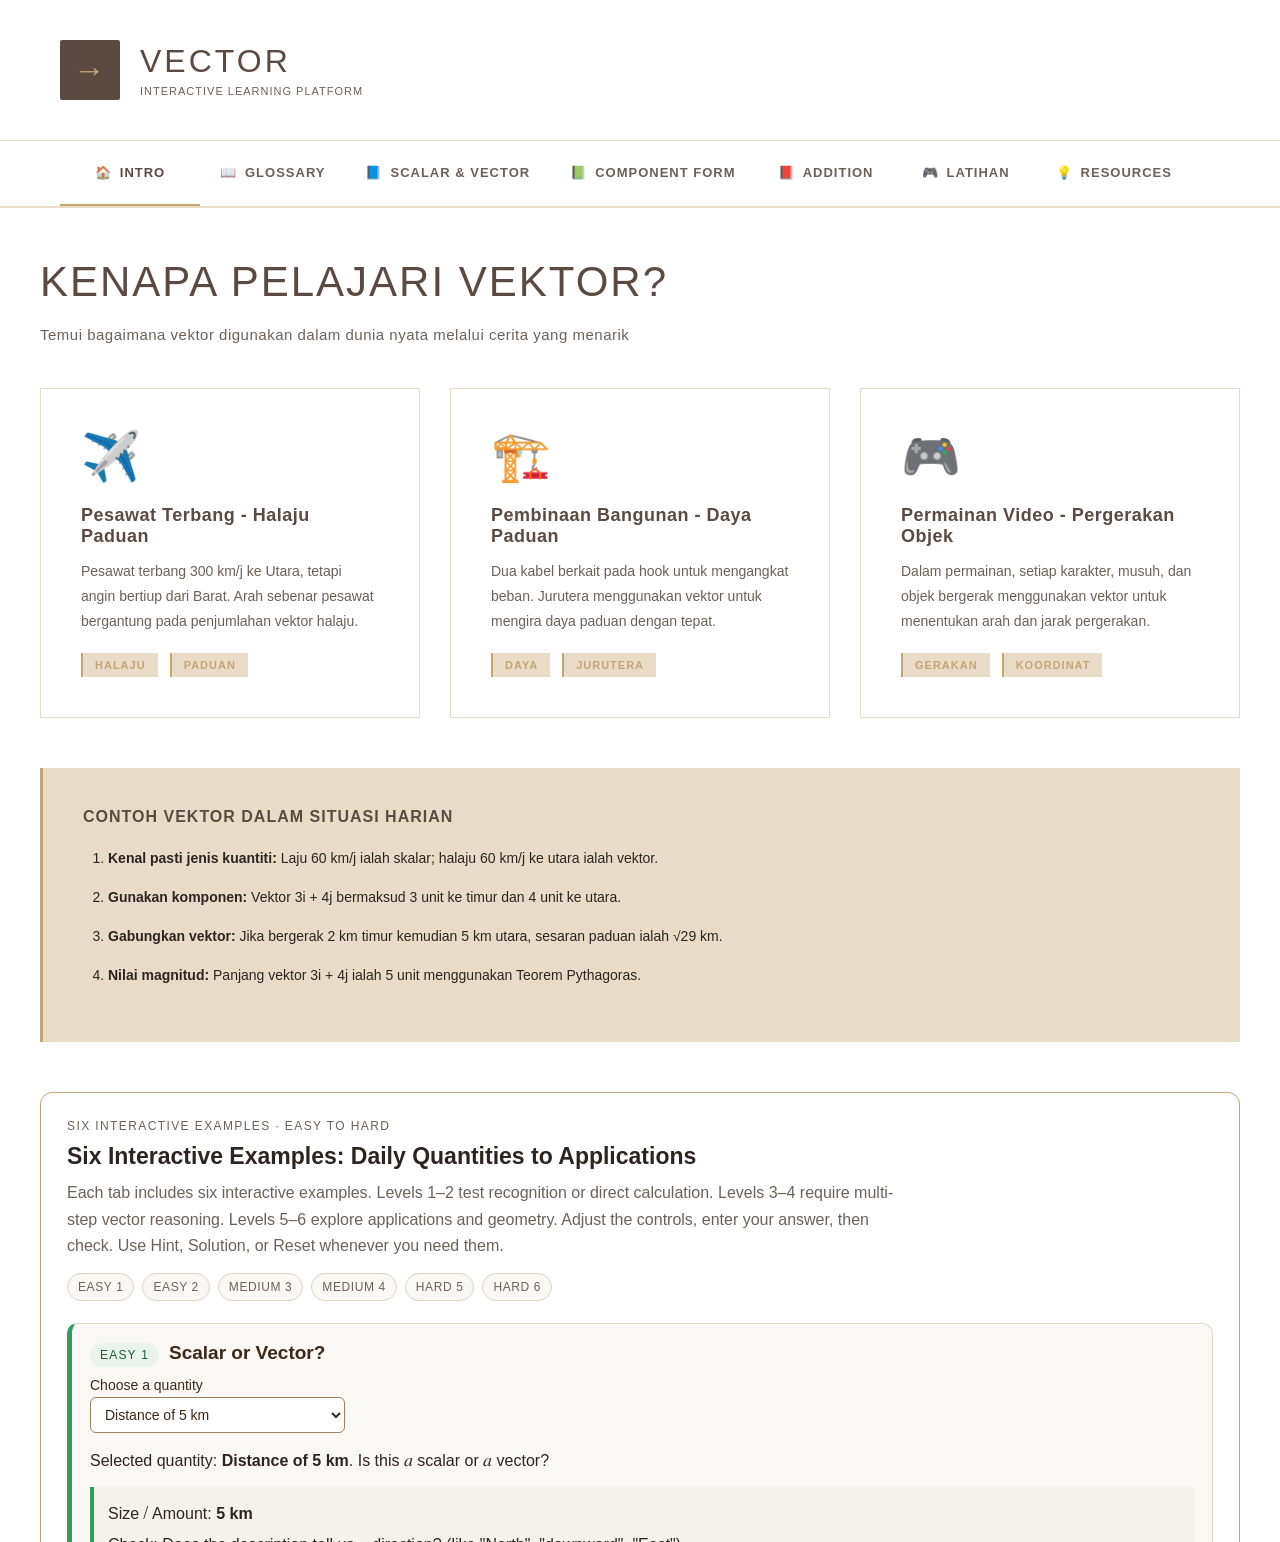
<file: index.html>
<!DOCTYPE html>
<html lang="ms">
<head>
    <meta charset="UTF-8">
    <meta http-equiv="refresh" content="0; url=VECTOR-LANDING-PAGE.html">
    <title>VECTOR - Learning Platform</title>
</head>
<body>
    <p>Redirecting to <a href="VECTOR-LANDING-PAGE.html">VECTOR - Learning Platform</a>...</p>
</body>
</html>
</file>
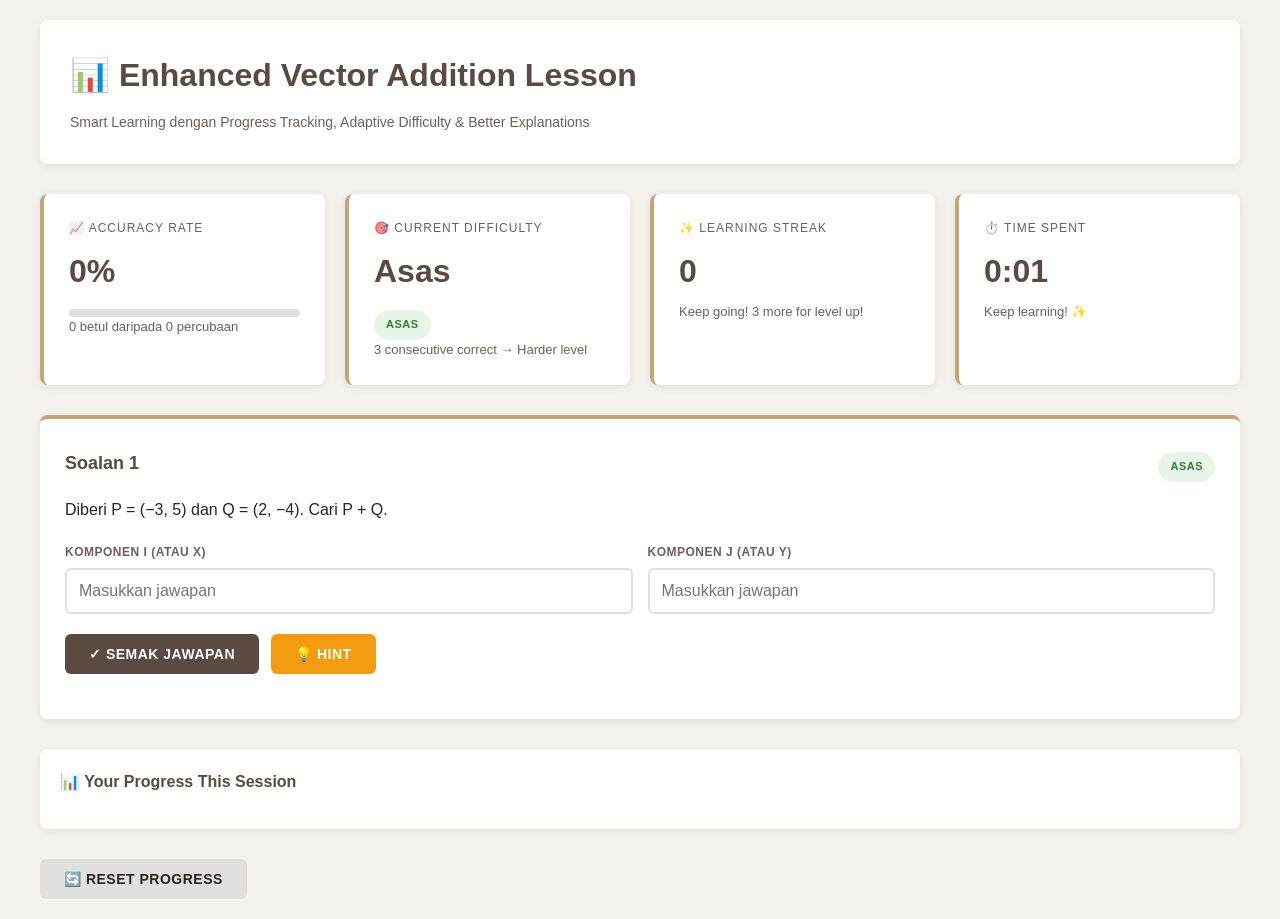
<file: enhanced-vector-lesson.html>
<!DOCTYPE html>
<html lang="ms">
<head>
    <meta charset="UTF-8">
    <meta name="viewport" content="width=device-width, initial-scale=1.0">
    <title>Enhanced Vector Addition - Smart Learning</title>
    <style>
        * {
            margin: 0;
            padding: 0;
            box-sizing: border-box;
        }

        :root {
            --primary-brown: #5a4a42;
            --primary-gold: #c4a574;
            --accent-cream: #f5f1ed;
            --success-green: #27ae60;
            --error-red: #e74c3c;
            --warning-orange: #f39c12;
            --info-blue: #3498db;
            --text-dark: #2c2420;
            --text-muted: #6b6159;
        }

        body {
            font-family: 'Segoe UI', 'Helvetica Neue', sans-serif;
            background: var(--accent-cream);
            color: var(--text-dark);
            line-height: 1.6;
            padding: 20px;
        }

        .container {
            max-width: 1200px;
            margin: 0 auto;
        }

        header {
            background: white;
            padding: 30px;
            border-radius: 8px;
            margin-bottom: 30px;
            box-shadow: 0 2px 8px rgba(0,0,0,0.08);
        }

        h1 {
            color: var(--primary-brown);
            margin-bottom: 10px;
        }

        .header-subtitle {
            color: var(--text-muted);
            font-size: 14px;
        }

        /* ========== PROGRESS ANALYTICS DASHBOARD ========== */
        .analytics-section {
            display: grid;
            grid-template-columns: repeat(auto-fit, minmax(280px, 1fr));
            gap: 20px;
            margin-bottom: 30px;
        }

        .stat-card {
            background: white;
            padding: 25px;
            border-radius: 8px;
            box-shadow: 0 2px 8px rgba(0,0,0,0.08);
            border-left: 4px solid var(--primary-gold);
        }

        .stat-label {
            color: var(--text-muted);
            font-size: 12px;
            text-transform: uppercase;
            letter-spacing: 1px;
            margin-bottom: 8px;
        }

        .stat-value {
            font-size: 32px;
            font-weight: bold;
            color: var(--primary-brown);
            margin-bottom: 5px;
        }

        .stat-detail {
            font-size: 13px;
            color: var(--text-muted);
        }

        .progress-bar {
            width: 100%;
            height: 8px;
            background: #e0e0e0;
            border-radius: 4px;
            margin-top: 12px;
            overflow: hidden;
        }

        .progress-fill {
            height: 100%;
            background: linear-gradient(90deg, var(--primary-gold), var(--primary-brown));
            border-radius: 4px;
            transition: width 0.4s ease;
        }

        /* Difficulty badge */
        .difficulty-badge {
            display: inline-block;
            padding: 6px 12px;
            border-radius: 20px;
            font-size: 11px;
            font-weight: 600;
            text-transform: uppercase;
            letter-spacing: 0.5px;
            margin-top: 8px;
        }

        .difficulty-badge.asas {
            background: #e8f5e9;
            color: #2e7d32;
        }

        .difficulty-badge.sederhana {
            background: #fff3e0;
            color: #e65100;
        }

        .difficulty-badge.mencabar {
            background: #ffebee;
            color: #c62828;
        }

        /* ========== LEARNING INSIGHTS ========== */
        .insights-box {
            background: linear-gradient(135deg, #e3f2fd 0%, #f3e5f5 100%);
            padding: 20px;
            border-radius: 8px;
            margin-bottom: 30px;
            border-left: 4px solid var(--info-blue);
        }

        .insights-title {
            color: var(--primary-brown);
            font-weight: 600;
            margin-bottom: 10px;
        }

        .insights-text {
            color: var(--text-dark);
            font-size: 14px;
            line-height: 1.6;
        }

        .insights-highlight {
            font-weight: 600;
            color: var(--primary-brown);
        }

        /* ========== QUESTION CARDS ========== */
        .question-card {
            background: white;
            padding: 25px;
            border-radius: 8px;
            margin-bottom: 20px;
            box-shadow: 0 2px 8px rgba(0,0,0,0.08);
            border-top: 4px solid var(--primary-gold);
        }

        .question-header {
            display: flex;
            justify-content: space-between;
            align-items: center;
            margin-bottom: 15px;
            flex-wrap: wrap;
            gap: 10px;
        }

        .question-number {
            font-size: 18px;
            font-weight: 600;
            color: var(--primary-brown);
        }

        .question-prompt {
            font-size: 16px;
            color: var(--text-dark);
            margin-bottom: 20px;
            line-height: 1.6;
        }

        .input-group {
            display: grid;
            grid-template-columns: repeat(auto-fit, minmax(150px, 1fr));
            gap: 15px;
            margin-bottom: 20px;
        }

        .input-field {
            display: flex;
            flex-direction: column;
        }

        .input-field label {
            font-size: 12px;
            font-weight: 600;
            color: var(--text-muted);
            margin-bottom: 6px;
            text-transform: uppercase;
            letter-spacing: 0.5px;
        }

        .input-field input {
            padding: 12px;
            border: 2px solid #e0e0e0;
            border-radius: 6px;
            font-size: 16px;
            transition: all 0.3s ease;
        }

        .input-field input:focus {
            outline: none;
            border-color: var(--primary-gold);
            box-shadow: 0 0 0 3px rgba(196, 165, 116, 0.1);
        }

        .input-field input.correct {
            border-color: var(--success-green);
            background: #f1f8f6;
        }

        .input-field input.incorrect {
            border-color: var(--error-red);
            background: #faf5f5;
            animation: shake 0.3s ease;
        }

        @keyframes shake {
            0%, 100% { transform: translateX(0); }
            25% { transform: translateX(-5px); }
            75% { transform: translateX(5px); }
        }

        /* ========== BUTTONS ========== */
        .button-group {
            display: flex;
            gap: 12px;
            margin-bottom: 20px;
            flex-wrap: wrap;
        }

        button {
            padding: 12px 24px;
            border: none;
            border-radius: 6px;
            font-size: 14px;
            font-weight: 600;
            cursor: pointer;
            transition: all 0.3s ease;
            text-transform: uppercase;
            letter-spacing: 0.5px;
        }

        .btn-primary {
            background: var(--primary-brown);
            color: white;
        }

        .btn-primary:hover {
            background: var(--primary-brown);
            transform: translateY(-2px);
            box-shadow: 0 4px 12px rgba(90, 74, 66, 0.2);
        }

        .btn-secondary {
            background: #e0e0e0;
            color: var(--text-dark);
        }

        .btn-secondary:hover {
            background: #d0d0d0;
        }

        .btn-hint {
            background: var(--warning-orange);
            color: white;
        }

        .btn-hint:hover {
            background: #e58e0d;
            transform: translateY(-2px);
        }

        .btn-disabled {
            opacity: 0.5;
            cursor: not-allowed;
        }

        /* ========== FEEDBACK ========== */
        .feedback-box {
            padding: 15px;
            border-radius: 6px;
            margin-bottom: 15px;
            display: none;
            animation: slideDown 0.3s ease;
        }

        @keyframes slideDown {
            from {
                opacity: 0;
                transform: translateY(-10px);
            }
            to {
                opacity: 1;
                transform: translateY(0);
            }
        }

        .feedback-box.show {
            display: block;
        }

        .feedback-correct {
            background: #e8f5e9;
            border-left: 4px solid var(--success-green);
            color: #2e7d32;
        }

        .feedback-incorrect {
            background: #ffebee;
            border-left: 4px solid var(--error-red);
            color: #c62828;
        }

        .feedback-title {
            font-weight: 600;
            margin-bottom: 8px;
        }

        .feedback-detail {
            font-size: 14px;
            line-height: 1.6;
            margin-bottom: 8px;
        }

        .error-analysis {
            background: rgba(0,0,0,0.05);
            padding: 12px;
            border-radius: 4px;
            font-size: 13px;
            margin-top: 10px;
        }

        .error-analysis strong {
            display: block;
            margin-bottom: 6px;
            color: var(--primary-brown);
        }

        .hint-box {
            background: #fff3e0;
            border-left: 4px solid var(--warning-orange);
            color: #e65100;
            padding: 15px;
            border-radius: 6px;
            margin-bottom: 15px;
            display: none;
        }

        .hint-box.show {
            display: block;
            animation: slideDown 0.3s ease;
        }

        .hint-level {
            font-size: 12px;
            font-weight: 600;
            text-transform: uppercase;
            margin-bottom: 8px;
            color: #d97706;
        }

        /* ========== CONFIDENCE SCORING ========== */
        .confidence-section {
            background: #f5f1ed;
            padding: 15px;
            border-radius: 6px;
            margin: 15px 0;
            display: none;
        }

        .confidence-section.show {
            display: block;
        }

        .confidence-label {
            font-size: 12px;
            font-weight: 600;
            color: var(--text-muted);
            margin-bottom: 10px;
            text-transform: uppercase;
        }

        .confidence-slider {
            width: 100%;
            height: 6px;
            border-radius: 3px;
            background: #e0e0e0;
            outline: none;
            -webkit-appearance: none;
        }

        .confidence-slider::-webkit-slider-thumb {
            -webkit-appearance: none;
            appearance: none;
            width: 20px;
            height: 20px;
            border-radius: 50%;
            background: var(--primary-brown);
            cursor: pointer;
            box-shadow: 0 2px 6px rgba(0,0,0,0.2);
        }

        .confidence-slider::-moz-range-thumb {
            width: 20px;
            height: 20px;
            border-radius: 50%;
            background: var(--primary-brown);
            cursor: pointer;
            border: none;
            box-shadow: 0 2px 6px rgba(0,0,0,0.2);
        }

        .confidence-value {
            margin-top: 10px;
            font-size: 12px;
            color: var(--text-muted);
            text-align: center;
        }

        /* ========== PROGRESS PANEL ========== */
        .progress-panel {
            background: white;
            padding: 20px;
            border-radius: 8px;
            margin-top: 30px;
            box-shadow: 0 2px 8px rgba(0,0,0,0.08);
        }

        .progress-panel-title {
            color: var(--primary-brown);
            font-weight: 600;
            margin-bottom: 15px;
        }

        .progress-chart {
            display: grid;
            grid-template-columns: repeat(5, 1fr);
            gap: 8px;
        }

        .progress-item {
            text-align: center;
        }

        .progress-bar-small {
            width: 100%;
            height: 40px;
            background: #e0e0e0;
            border-radius: 4px;
            margin-bottom: 6px;
            position: relative;
            overflow: hidden;
        }

        .progress-bar-small.correct {
            background: var(--success-green);
        }

        .progress-bar-small.incorrect {
            background: var(--error-red);
        }

        .progress-item-label {
            font-size: 11px;
            color: var(--text-muted);
        }

        /* ========== ADAPTIVE MESSAGE ========== */
        .adaptive-message {
            background: linear-gradient(135deg, #667eea 0%, #764ba2 100%);
            color: white;
            padding: 15px;
            border-radius: 6px;
            margin-bottom: 15px;
            display: none;
            animation: slideDown 0.3s ease;
        }

        .adaptive-message.show {
            display: block;
        }

        .adaptive-message strong {
            display: block;
            margin-bottom: 6px;
        }

        /* ========== RESPONSIVE ========== */
        @media (max-width: 768px) {
            body {
                padding: 12px;
            }

            header {
                padding: 20px;
            }

            .question-card {
                padding: 18px;
            }

            .input-group {
                grid-template-columns: 1fr;
            }

            .analytics-section {
                grid-template-columns: 1fr;
            }

            button {
                padding: 10px 16px;
                font-size: 12px;
            }
        }
    </style>
</head>
<body>
    <div class="container">
        <header>
            <h1>📊 Enhanced Vector Addition Lesson</h1>
            <p class="header-subtitle">Smart Learning dengan Progress Tracking, Adaptive Difficulty & Better Explanations</p>
        </header>

        <!-- ANALYTICS DASHBOARD -->
        <div class="analytics-section">
            <div class="stat-card">
                <div class="stat-label">📈 Accuracy Rate</div>
                <div class="stat-value" id="accuracyRate">0%</div>
                <div class="progress-bar">
                    <div class="progress-fill" id="accuracyBar" style="width: 0%"></div>
                </div>
                <div class="stat-detail" id="accuracyDetail">0 correct out of 0 attempts</div>
            </div>

            <div class="stat-card">
                <div class="stat-label">🎯 Current Difficulty</div>
                <div class="stat-value" id="difficultyLevel">Asas</div>
                <div class="difficulty-badge" id="difficultyBadge">Asas</div>
                <div class="stat-detail" id="difficultyHint">3 consecutive correct → Harder level</div>
            </div>

            <div class="stat-card">
                <div class="stat-label">✨ Learning Streak</div>
                <div class="stat-value" id="streakCount">0</div>
                <div class="stat-detail">Keep going! <span id="streakMessage">Answer 3 in a row correctly</span></div>
            </div>

            <div class="stat-card">
                <div class="stat-label">⏱️ Time Spent</div>
                <div class="stat-value" id="timeSpent">0:00</div>
                <div class="stat-detail">Keep learning! ✨</div>
            </div>
        </div>

        <!-- LEARNING INSIGHTS -->
        <div class="insights-box" id="insightsBox" style="display: none;">
            <div class="insights-title">💡 Smart Insight</div>
            <div class="insights-text" id="insightsText"></div>
        </div>

        <!-- ADAPTIVE MESSAGE -->
        <div class="adaptive-message" id="adaptiveMessage"></div>

        <!-- QUESTIONS CONTAINER -->
        <div id="questionsContainer"></div>

        <!-- PROGRESS PANEL -->
        <div class="progress-panel">
            <div class="progress-panel-title">📊 Your Progress This Session</div>
            <div class="progress-chart" id="progressChart"></div>
        </div>

        <!-- RESET BUTTON -->
        <button class="btn-secondary" onclick="resetProgress()" style="margin-top: 30px;">🔄 Reset Progress</button>
    </div>

    <script>
        // ========== DATA STRUCTURE & PERSISTENCE ==========
        const QuestionBank = {
            asas: [
                {
                    prompt: 'Diberi A = (2, 3) dan B = (4, −1). Cari A + B.',
                    answer: [6, 2],
                    explanation: 'Tambahkan komponen secara berasingan: (2+4, 3+(-1)) = (6, 2)',
                    steps: ['Komponen x: 2 + 4 = 6', 'Komponen y: 3 + (−1) = 2'],
                    commonMistakes: [
                        { wrong: [6, 4], hint: 'Anda lupa mengurangkan: 3 − 1 = 2, bukan 3 + 1 = 4' },
                        { wrong: [2, 3], hint: 'Anda hanya menulis vektor A. Ingat: A + B = hasil baru!' }
                    ]
                },
                {
                    prompt: 'Diberi P = (−3, 5) dan Q = (2, −4). Cari P + Q.',
                    answer: [-1, 1],
                    explanation: 'Tambahkan x: −3 + 2 = −1. Tambahkan y: 5 + (−4) = 1',
                    steps: ['Komponen x: −3 + 2 = −1', 'Komponen y: 5 + (−4) = 1'],
                    commonMistakes: [
                        { wrong: [-1, 9], hint: 'Komponen y salah: 5 − 4 = 1, bukan 5 + 4 = 9' },
                        { wrong: [5, 1], hint: 'Anda menukar x dan y. Perhatian: (−3, 5) bermakna x=−3, y=5' }
                    ]
                }
            ],
            sederhana: [
                {
                    prompt: 'Diberi A = 3i + 4j dan B = 2i − j. Nyatakan A + B sebagai pasangan tertib.',
                    answer: [5, 3],
                    explanation: 'Kumpulkan i: 3i + 2i = 5i. Kumpulkan j: 4j − j = 3j. Hasil: (5, 3)',
                    steps: ['Kumpulkan komponen i: 3 + 2 = 5', 'Kumpulkan komponen j: 4 + (−1) = 3'],
                    commonMistakes: [
                        { wrong: [5, 5], hint: 'Komponen j: 4 − 1 = 3, bukan 5' },
                        { wrong: [3, 4], hint: 'Anda menulis vektor A saja. A + B = 3i+4j + 2i-j = 5i+3j' }
                    ]
                },
                {
                    prompt: 'Dalam rajah hujung-ke-pangkal, A = (2, −1) dan B = (−3, 4). Cari resultan R = A + B.',
                    answer: [-1, 3],
                    explanation: 'Resultan = A + B = (2−3, −1+4) = (−1, 3)',
                    steps: ['Komponen mengufuk: 2 + (−3) = −1', 'Komponen menegak: −1 + 4 = 3'],
                    commonMistakes: [
                        { wrong: [-1, 5], hint: 'Tanda y: −1 + 4 = 3 (positif), bukan −1 − 4' },
                        { wrong: [2, 4], hint: 'Anda hanya menulis B. Ingat: resultan adalah JUMLAH kedua vektor' }
                    ]
                }
            ],
            mencabar: [
                {
                    prompt: 'Tiga gerakan berturutan ialah A = (4, 2), B = (−1, 3) dan C = (2, −2). Cari jumlah gerakan A + B + C.',
                    answer: [5, 3],
                    explanation: 'Tambahkan ketiga komponen: x: 4−1+2=5, y: 2+3−2=3',
                    steps: ['Komponen x: 4 + (−1) + 2 = 5', 'Komponen y: 2 + 3 + (−2) = 3'],
                    commonMistakes: [
                        { wrong: [5, 5], hint: 'Komponen y: 2 + 3 − 2 = 3, bukan 5' },
                        { wrong: [6, 3], hint: 'Komponen x: 4 − 1 + 2 = 5, bukan 6' }
                    ]
                },
                {
                    prompt: 'A = 2i + 3j dan B = −i + 4j. Cari resultan A + B dalam bentuk i-j.',
                    answer: [1, 7],
                    explanation: 'Kumpulkan: i: 2−1=1, j: 3+4=7. Hasil: i + 7j = (1, 7)',
                    steps: ['Kumpulkan i: 2 + (−1) = 1', 'Kumpulkan j: 3 + 4 = 7'],
                    commonMistakes: [
                        { wrong: [1, 12], hint: 'Anda menambahkan komponen dengan salah: 3 + 4 = 7, bukan 12' },
                        { wrong: [3, 7], hint: 'Komponen i: 2 − 1 = 1, bukan 2 + 1 = 3' }
                    ]
                }
            ]
        };

        // ========== STATE MANAGEMENT ==========
        let appState = {
            sessionStart: Date.now(),
            questionsAnswered: 0,
            correctAnswers: 0,
            currentDifficulty: 'asas',
            consecutiveCorrect: 0,
            consecutiveWrong: 0,
            history: [], // {question, userAnswer, correct, confidence, timestamp}
            currentQuestionIndex: 0
        };

        // ========== PERSISTENCE ==========
        function saveProgress() {
            localStorage.setItem('vectorLessonProgress', JSON.stringify(appState));
        }

        function loadProgress() {
            const saved = localStorage.getItem('vectorLessonProgress');
            if (saved) {
                appState = JSON.parse(saved);
                appState.sessionStart = Date.now();
            }
        }

        function resetProgress() {
            if (confirm('🔄 Kosongkan semua progres? Anda tidak boleh membatalkan.')) {
                localStorage.removeItem('vectorLessonProgress');
                appState = {
                    sessionStart: Date.now(),
                    questionsAnswered: 0,
                    correctAnswers: 0,
                    currentDifficulty: 'asas',
                    consecutiveCorrect: 0,
                    consecutiveWrong: 0,
                    history: [],
                    currentQuestionIndex: 0
                };
                location.reload();
            }
        }

        // ========== QUESTION GENERATION ==========
        function getRandomQuestion(difficulty) {
            const bank = QuestionBank[difficulty];
            return bank[Math.floor(Math.random() * bank.length)];
        }

        // ========== CHECK ANSWER ==========
        function checkAnswer(questionIndex) {
            const inputs = document.querySelectorAll(`[data-question="${questionIndex}"] input`);
            const question = appState.currentQuestion;

            // Collect answers
            const userAnswers = [];
            for (let i = 0; i < inputs.length; i++) {
                const val = parseFloat(inputs[i].value);
                if (isNaN(val)) {
                    alert('Lengkapkan semua medan!');
                    return;
                }
                userAnswers.push(val);
            }

            // Check correctness
            const correct = userAnswers.every((val, i) => Math.abs(val - question.answer[i]) < 0.01);

            // Update state
            appState.questionsAnswered++;
            appState.history.push({
                question: question.prompt,
                userAnswer: userAnswers,
                correct: correct,
                timestamp: Date.now()
            });

            if (correct) {
                appState.correctAnswers++;
                appState.consecutiveCorrect++;
                appState.consecutiveWrong = 0;
                showCorrectFeedback(questionIndex, question);
            } else {
                appState.consecutiveWrong++;
                appState.consecutiveCorrect = 0;
                showIncorrectFeedback(questionIndex, question, userAnswers);
            }

            // Adapt difficulty
            adaptDifficulty();

            // Save progress
            saveProgress();

            // Update UI
            updateAnalytics();
            updateProgressChart();

            // Show confidence prompt after short delay
            setTimeout(() => {
                showConfidenceSection(questionIndex);
            }, 500);

            // Next question after delay
            setTimeout(() => {
                loadNewQuestion();
            }, 3000);
        }

        function showCorrectFeedback(questionIndex, question) {
            const feedbackBox = document.querySelector(`[data-question="${questionIndex}"] .feedback-box`);
            feedbackBox.className = 'feedback-box show feedback-correct';
            feedbackBox.innerHTML = `
                <div class="feedback-title">✅ Betul sekali!</div>
                <div class="feedback-detail">${question.explanation}</div>
                <div class="error-analysis">
                    <strong>💡 Pembelajaran:</strong>
                    ${question.steps.map(step => `<div>• ${step}</div>`).join('')}
                </div>
            `;

            // Visual feedback
            const inputs = document.querySelectorAll(`[data-question="${questionIndex}"] input`);
            inputs.forEach(input => {
                input.classList.add('correct');
                input.disabled = true;
            });

            // Show adaptive message
            showAdaptiveMessage('positive');
        }

        function showIncorrectFeedback(questionIndex, question, userAnswers) {
            const feedbackBox = document.querySelector(`[data-question="${questionIndex}"] .feedback-box`);

            // Find matching common mistake
            let mistakeAnalysis = '';
            for (const mistake of question.commonMistakes) {
                if (mistake.wrong.every((val, i) => Math.abs(val - userAnswers[i]) < 0.01)) {
                    mistakeAnalysis = mistake.hint;
                    break;
                }
            }

            if (!mistakeAnalysis) {
                mistakeAnalysis = `Jawapan anda: (${userAnswers.join(', ')}). Jawapan betul: (${question.answer.join(', ')})`;
            }

            feedbackBox.className = 'feedback-box show feedback-incorrect';
            feedbackBox.innerHTML = `
                <div class="feedback-title">❌ Tidak tepat. Jom kita belajar!</div>
                <div class="feedback-detail">${mistakeAnalysis}</div>
                <div class="error-analysis">
                    <strong>📖 Cara yang betul:</strong>
                    ${question.steps.map(step => `<div>• ${step}</div>`).join('')}
                </div>
            `;

            // Visual feedback
            const inputs = document.querySelectorAll(`[data-question="${questionIndex}"] input`);
            inputs.forEach(input => {
                input.classList.add('incorrect');
                input.disabled = true;
            });

            // Show adaptive message
            showAdaptiveMessage('negative');
        }

        function showHint(questionIndex) {
            const question = appState.currentQuestion;
            const hintBox = document.querySelector(`[data-question="${questionIndex}"] .hint-box`);

            if (!hintBox.classList.contains('show')) {
                hintBox.classList.add('show');
                hintBox.innerHTML = `
                    <div class="hint-level">💡 Hint Level 1: Start Here</div>
                    <div>${question.steps[0]}</div>
                `;
            }
        }

        function showConfidenceSection(questionIndex) {
            const section = document.querySelector(`[data-question="${questionIndex}"] .confidence-section`);
            section.classList.add('show');
        }

        function recordConfidence(questionIndex, value) {
            // Update history with confidence score
            if (appState.history.length > 0) {
                appState.history[appState.history.length - 1].confidence = value;
            }
            saveProgress();
        }

        // ========== ADAPTIVE DIFFICULTY ==========
        function adaptDifficulty() {
            const oldDifficulty = appState.currentDifficulty;

            if (appState.consecutiveCorrect >= 3) {
                if (appState.currentDifficulty === 'asas') {
                    appState.currentDifficulty = 'sederhana';
                } else if (appState.currentDifficulty === 'sederhana') {
                    appState.currentDifficulty = 'mencabar';
                }
                appState.consecutiveCorrect = 0;
                showAdaptiveMessage('level-up');
            } else if (appState.consecutiveWrong >= 2) {
                if (appState.currentDifficulty === 'mencabar') {
                    appState.currentDifficulty = 'sederhana';
                } else if (appState.currentDifficulty === 'sederhana') {
                    appState.currentDifficulty = 'asas';
                }
                appState.consecutiveWrong = 0;
                showAdaptiveMessage('level-down');
            }

            if (oldDifficulty !== appState.currentDifficulty) {
                saveProgress();
            }
        }

        function showAdaptiveMessage(type) {
            const box = document.getElementById('adaptiveMessage');
            box.classList.add('show');

            if (type === 'positive') {
                box.innerHTML = '<strong>🎉 Bagus!</strong> Jawapan betul! Teruskan momentum ini!';
            } else if (type === 'negative') {
                box.innerHTML = '<strong>💪 Jangan putus asa!</strong> Kesilapan adalah bahagian dari pembelajaran. Cuba lagi!';
            } else if (type === 'level-up') {
                box.innerHTML = '<strong>🚀 Level Up!</strong> Anda sudah mahir! Soalan seterusnya akan lebih mencabar.';
            } else if (type === 'level-down') {
                box.innerHTML = '<strong>🎯 Fokus!</strong> Kita akan kembali ke soalan yang lebih mudah untuk mengukuhkan asas.';
            }

            setTimeout(() => {
                box.classList.remove('show');
            }, 3000);
        }

        // ========== ANALYTICS UPDATE ==========
        function updateAnalytics() {
            const accuracy = appState.questionsAnswered === 0 ? 0 :
                            Math.round((appState.correctAnswers / appState.questionsAnswered) * 100);

            document.getElementById('accuracyRate').textContent = accuracy + '%';
            document.getElementById('accuracyBar').style.width = accuracy + '%';
            document.getElementById('accuracyDetail').textContent =
                `${appState.correctAnswers} betul daripada ${appState.questionsAnswered} percubaan`;

            // Difficulty
            const difficultyMap = { asas: 'Asas', sederhana: 'Sederhana', mencabar: 'Mencabar' };
            document.getElementById('difficultyLevel').textContent = difficultyMap[appState.currentDifficulty];
            document.getElementById('difficultyBadge').textContent = difficultyMap[appState.currentDifficulty];
            document.getElementById('difficultyBadge').className = `difficulty-badge ${appState.currentDifficulty}`;

            // Streak
            document.getElementById('streakCount').textContent = appState.consecutiveCorrect;
            const streakMsg = 3 - appState.consecutiveCorrect;
            document.getElementById('streakMessage').textContent =
                streakMsg > 0 ? `${streakMsg} more for level up!` : '🎉 Next level unlocked!';

            // Time
            const elapsed = Math.floor((Date.now() - appState.sessionStart) / 1000);
            const minutes = Math.floor(elapsed / 60);
            const seconds = elapsed % 60;
            document.getElementById('timeSpent').textContent =
                `${minutes}:${seconds.toString().padStart(2, '0')}`;

            // Insights
            updateInsights();
        }

        function updateInsights() {
            const box = document.getElementById('insightsBox');
            const text = document.getElementById('insightsText');

            if (appState.questionsAnswered < 2) return;

            box.style.display = 'block';
            const accuracy = (appState.correctAnswers / appState.questionsAnswered) * 100;

            if (accuracy >= 80) {
                text.innerHTML = `<span class="insights-highlight">Luar biasa!</span> Anda telah menguasai materi ini. Cuba soalan yang lebih mencabar untuk mendalami pemahaman.`;
            } else if (accuracy >= 60) {
                text.innerHTML = `<span class="insights-highlight">Bagus progres!</span> Anda memahami konsep asas. Fokus pada soalan di mana anda tersilap.`;
            } else {
                text.innerHTML = `<span class="insights-highlight">Teruskan belajar!</span> Penting untuk memahami penambahan vektor dengan baik sebelum meneruskan ke konsep yang lebih kompleks.`;
            }
        }

        function updateProgressChart() {
            const container = document.getElementById('progressChart');
            container.innerHTML = '';

            const recentHistory = appState.history.slice(-5);
            recentHistory.forEach((item, index) => {
                const div = document.createElement('div');
                div.className = 'progress-item';
                div.innerHTML = `
                    <div class="progress-bar-small ${item.correct ? 'correct' : 'incorrect'}"></div>
                    <div class="progress-item-label">Q${appState.history.length - recentHistory.length + index + 1}</div>
                `;
                container.appendChild(div);
            });
        }

        // ========== LOAD NEW QUESTION ==========
        function loadNewQuestion() {
            appState.currentQuestion = getRandomQuestion(appState.currentDifficulty);
            appState.currentQuestionIndex++;

            const container = document.getElementById('questionsContainer');
            container.innerHTML = `
                <div class="question-card" data-question="${appState.currentQuestionIndex}">
                    <div class="question-header">
                        <div class="question-number">Soalan ${appState.currentQuestionIndex}</div>
                        <div class="difficulty-badge ${appState.currentDifficulty}">
                            ${appState.currentDifficulty.toUpperCase()}
                        </div>
                    </div>

                    <div class="question-prompt">${appState.currentQuestion.prompt}</div>

                    <div class="input-group">
                        <div class="input-field">
                            <label>Komponen i (atau x)</label>
                            <input type="number" step="0.1" placeholder="Masukkan jawapan">
                        </div>
                        <div class="input-field">
                            <label>Komponen j (atau y)</label>
                            <input type="number" step="0.1" placeholder="Masukkan jawapan">
                        </div>
                    </div>

                    <div class="button-group">
                        <button class="btn-primary" onclick="checkAnswer(${appState.currentQuestionIndex})">
                            ✓ Semak Jawapan
                        </button>
                        <button class="btn-hint" onclick="showHint(${appState.currentQuestionIndex})">
                            💡 Hint
                        </button>
                    </div>

                    <div class="hint-box"></div>
                    <div class="feedback-box"></div>

                    <div class="confidence-section">
                        <div class="confidence-label">🎯 Seberapa percaya diri anda dengan jawapan ini?</div>
                        <input type="range" min="1" max="5" value="3" class="confidence-slider"
                               onchange="recordConfidence(${appState.currentQuestionIndex}, this.value)">
                        <div class="confidence-value">
                            <span id="confidenceValue">Sederhana Percaya Diri</span>
                        </div>
                    </div>
                </div>
            `;

            // Confidence slider listener
            const slider = container.querySelector('.confidence-slider');
            slider.addEventListener('input', function() {
                const values = ['Tidak Percaya Diri', 'Kurang Percaya Diri', 'Sederhana Percaya Diri', 'Percaya Diri', 'Sangat Percaya Diri'];
                document.getElementById('confidenceValue').textContent = values[this.value - 1];
            });

            updateAnalytics();
        }

        // ========== INITIALIZATION ==========
        function init() {
            loadProgress();
            loadNewQuestion();
            updateAnalytics();

            // Update time every second
            setInterval(() => {
                updateAnalytics();
            }, 1000);
        }

        init();
    </script>
</body>
</html>
</file>
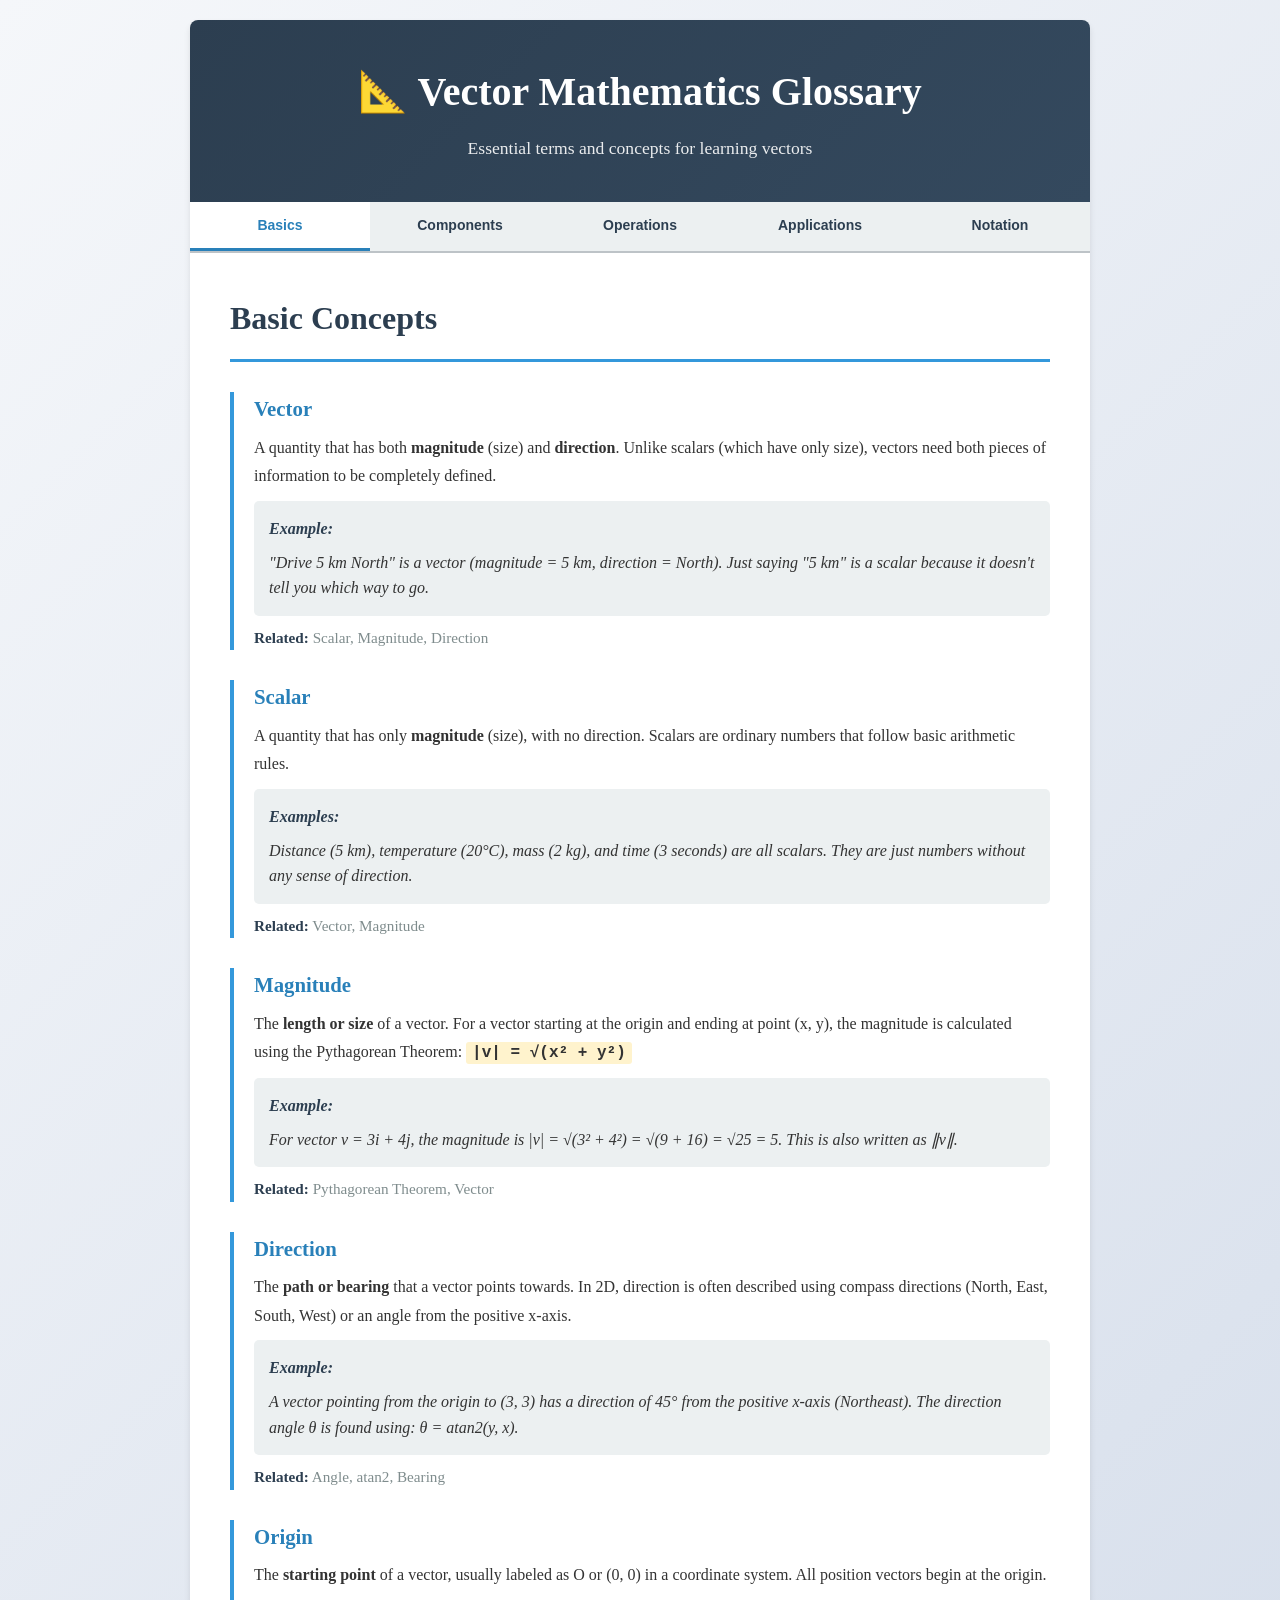
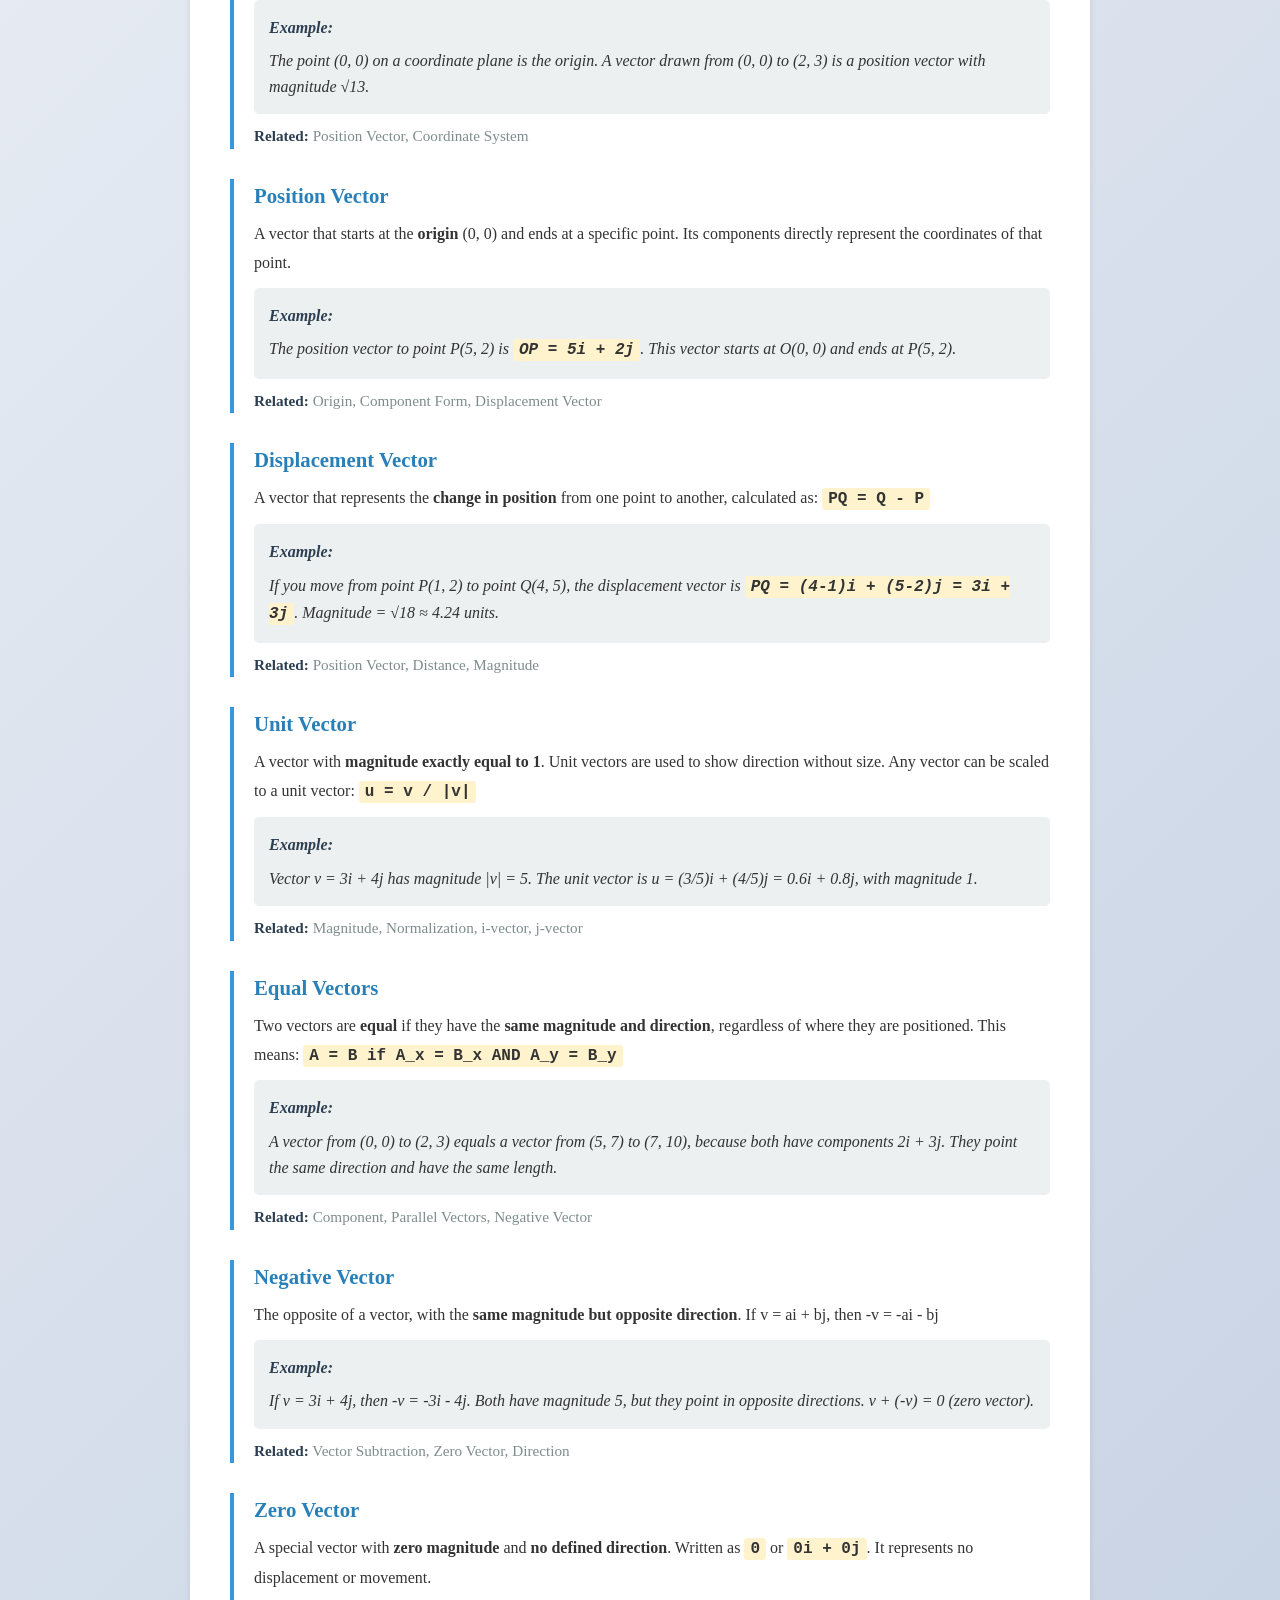
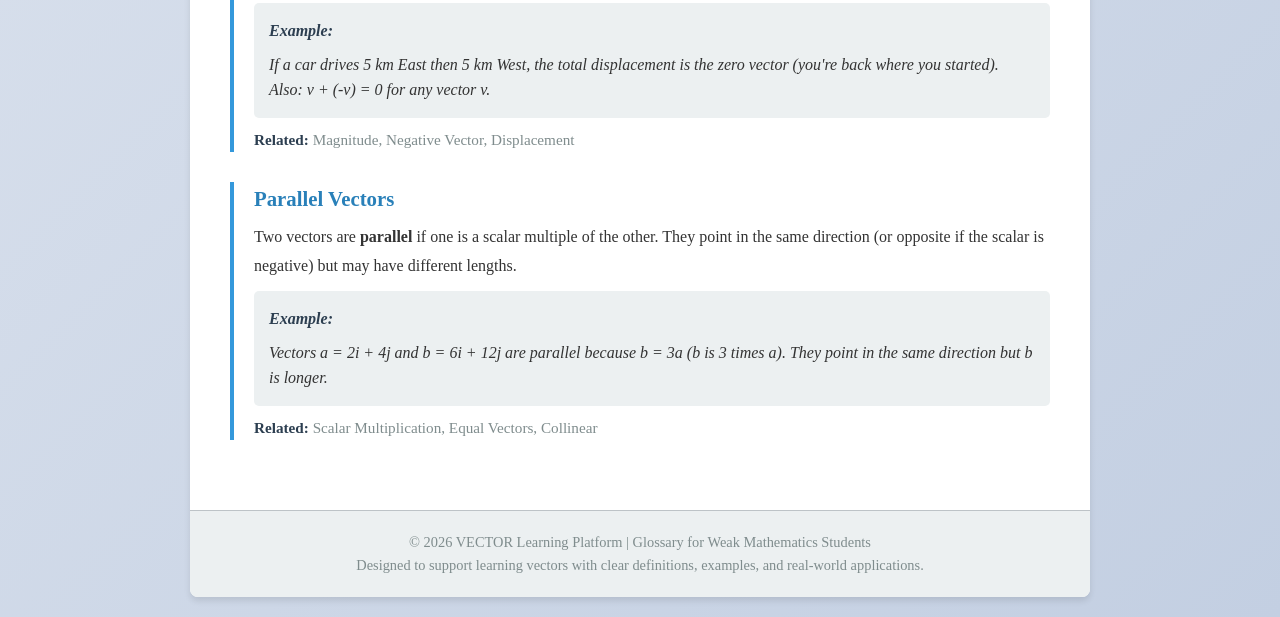
<file: vector-glossary.html>
<!DOCTYPE html>
<html lang="en">
<head>
    <meta charset="UTF-8">
    <meta name="viewport" content="width=device-width, initial-scale=1.0">
    <title>Vector Mathematics Glossary - VECTOR Learning Platform</title>
    <style>
        * {
            margin: 0;
            padding: 0;
            box-sizing: border-box;
        }
        body {
            font-family: 'Cambria', 'Georgia', serif;
            line-height: 1.6;
            color: #333;
            background: linear-gradient(135deg, #f5f7fa 0%, #c3cfe2 100%);
            min-height: 100vh;
            padding: 20px;
        }
        .container {
            max-width: 900px;
            margin: 0 auto;
            background: white;
            border-radius: 8px;
            box-shadow: 0 4px 6px rgba(0,0,0,0.1);
            overflow: hidden;
        }
        header {
            background: linear-gradient(135deg, #2c3e50 0%, #34495e 100%);
            color: white;
            padding: 40px 20px;
            text-align: center;
        }
        header h1 {
            font-size: 2.5em;
            margin-bottom: 10px;
        }
        header p {
            font-size: 1.1em;
            opacity: 0.9;
        }
        .nav-tabs {
            display: flex;
            flex-wrap: wrap;
            background: #ecf0f1;
            border-bottom: 2px solid #bdc3c7;
            padding: 0;
            margin: 0;
        }
        .nav-tabs button {
            flex: 1;
            min-width: 150px;
            padding: 15px 20px;
            border: none;
            background: transparent;
            cursor: pointer;
            font-size: 14px;
            font-weight: bold;
            color: #2c3e50;
            border-bottom: 3px solid transparent;
            transition: all 0.3s ease;
        }
        .nav-tabs button:hover {
            background: #d5dbdb;
            border-bottom-color: #3498db;
        }
        .nav-tabs button.active {
            background: white;
            color: #2980b9;
            border-bottom-color: #2980b9;
        }
        .content {
            padding: 40px;
        }
        .section {
            display: none;
        }
        .section.active {
            display: block;
            animation: fadeIn 0.3s ease;
        }
        @keyframes fadeIn {
            from { opacity: 0; }
            to { opacity: 1; }
        }
        .section h2 {
            color: #2c3e50;
            margin-bottom: 30px;
            font-size: 2em;
            border-bottom: 3px solid #3498db;
            padding-bottom: 15px;
        }
        .glossary-item {
            margin-bottom: 30px;
            border-left: 4px solid #3498db;
            padding-left: 20px;
            page-break-inside: avoid;
        }
        .term {
            font-size: 1.3em;
            font-weight: bold;
            color: #2980b9;
            margin-bottom: 8px;
        }
        .definition {
            font-size: 1em;
            margin-bottom: 10px;
            color: #333;
            line-height: 1.8;
        }
        .example {
            background: #ecf0f1;
            padding: 15px;
            margin: 10px 0;
            border-radius: 5px;
            font-style: italic;
        }
        .example-title {
            font-weight: bold;
            color: #2c3e50;
            margin-bottom: 8px;
        }
        .symbol {
            background: #fff3cd;
            padding: 2px 6px;
            border-radius: 3px;
            font-family: 'Courier New', monospace;
            font-weight: bold;
        }
        .related {
            color: #7f8c8d;
            font-size: 0.95em;
            margin-top: 10px;
        }
        .related strong {
            color: #2c3e50;
        }
        .visual-example {
            background: #f8f9fa;
            padding: 20px;
            margin: 15px 0;
            border-radius: 5px;
            text-align: center;
        }
        svg {
            max-width: 100%;
            height: auto;
        }
        .search-box {
            margin-bottom: 30px;
        }
        .search-box input {
            width: 100%;
            padding: 12px;
            font-size: 1em;
            border: 2px solid #3498db;
            border-radius: 5px;
            font-family: inherit;
        }
        .search-box input::placeholder {
            color: #bdc3c7;
        }
        .no-results {
            text-align: center;
            color: #7f8c8d;
            padding: 40px 20px;
            font-size: 1.1em;
        }
        footer {
            background: #ecf0f1;
            padding: 20px;
            text-align: center;
            color: #7f8c8d;
            font-size: 0.9em;
            border-top: 1px solid #bdc3c7;
        }
        @media (max-width: 600px) {
            .nav-tabs {
                flex-direction: column;
            }
            .nav-tabs button {
                min-width: 100%;
                border-right: none;
            }
            .content {
                padding: 20px;
            }
            header h1 {
                font-size: 1.8em;
            }
        }
    </style>
</head>
<body>
    <div class="container">
        <header>
            <h1>📐 Vector Mathematics Glossary</h1>
            <p>Essential terms and concepts for learning vectors</p>
        </header>

        <div class="nav-tabs">
            <button class="tab-btn active" data-tab="basics">Basics</button>
            <button class="tab-btn" data-tab="components">Components</button>
            <button class="tab-btn" data-tab="operations">Operations</button>
            <button class="tab-btn" data-tab="applications">Applications</button>
            <button class="tab-btn" data-tab="notation">Notation</button>
        </div>

        <div class="content">
            <!-- BASICS SECTION -->
            <section id="basics" class="section active">
                <h2>Basic Concepts</h2>

                <div class="glossary-item">
                    <div class="term">Vector</div>
                    <div class="definition">
                        A quantity that has both <strong>magnitude</strong> (size) and <strong>direction</strong>. Unlike scalars (which have only size), vectors need both pieces of information to be completely defined.
                    </div>
                    <div class="example">
                        <div class="example-title">Example:</div>
                        "Drive 5 km North" is a vector (magnitude = 5 km, direction = North). Just saying "5 km" is a scalar because it doesn't tell you which way to go.
                    </div>
                    <div class="related">
                        <strong>Related:</strong> Scalar, Magnitude, Direction
                    </div>
                </div>

                <div class="glossary-item">
                    <div class="term">Scalar</div>
                    <div class="definition">
                        A quantity that has only <strong>magnitude</strong> (size), with no direction. Scalars are ordinary numbers that follow basic arithmetic rules.
                    </div>
                    <div class="example">
                        <div class="example-title">Examples:</div>
                        Distance (5 km), temperature (20°C), mass (2 kg), and time (3 seconds) are all scalars. They are just numbers without any sense of direction.
                    </div>
                    <div class="related">
                        <strong>Related:</strong> Vector, Magnitude
                    </div>
                </div>

                <div class="glossary-item">
                    <div class="term">Magnitude</div>
                    <div class="definition">
                        The <strong>length or size</strong> of a vector. For a vector starting at the origin and ending at point (x, y), the magnitude is calculated using the Pythagorean Theorem: <span class="symbol">|v| = √(x² + y²)</span>
                    </div>
                    <div class="example">
                        <div class="example-title">Example:</div>
                        For vector v = 3i + 4j, the magnitude is |v| = √(3² + 4²) = √(9 + 16) = √25 = 5. This is also written as ‖v‖.
                    </div>
                    <div class="related">
                        <strong>Related:</strong> Pythagorean Theorem, Vector
                    </div>
                </div>

                <div class="glossary-item">
                    <div class="term">Direction</div>
                    <div class="definition">
                        The <strong>path or bearing</strong> that a vector points towards. In 2D, direction is often described using compass directions (North, East, South, West) or an angle from the positive x-axis.
                    </div>
                    <div class="example">
                        <div class="example-title">Example:</div>
                        A vector pointing from the origin to (3, 3) has a direction of 45° from the positive x-axis (Northeast). The direction angle θ is found using: θ = atan2(y, x).
                    </div>
                    <div class="related">
                        <strong>Related:</strong> Angle, atan2, Bearing
                    </div>
                </div>

                <div class="glossary-item">
                    <div class="term">Origin</div>
                    <div class="definition">
                        The <strong>starting point</strong> of a vector, usually labeled as O or (0, 0) in a coordinate system. All position vectors begin at the origin.
                    </div>
                    <div class="example">
                        <div class="example-title">Example:</div>
                        The point (0, 0) on a coordinate plane is the origin. A vector drawn from (0, 0) to (2, 3) is a position vector with magnitude √13.
                    </div>
                    <div class="related">
                        <strong>Related:</strong> Position Vector, Coordinate System
                    </div>
                </div>

                <div class="glossary-item">
                    <div class="term">Position Vector</div>
                    <div class="definition">
                        A vector that starts at the <strong>origin</strong> (0, 0) and ends at a specific point. Its components directly represent the coordinates of that point.
                    </div>
                    <div class="example">
                        <div class="example-title">Example:</div>
                        The position vector to point P(5, 2) is <span class="symbol">OP = 5i + 2j</span>. This vector starts at O(0, 0) and ends at P(5, 2).
                    </div>
                    <div class="related">
                        <strong>Related:</strong> Origin, Component Form, Displacement Vector
                    </div>
                </div>

                <div class="glossary-item">
                    <div class="term">Displacement Vector</div>
                    <div class="definition">
                        A vector that represents the <strong>change in position</strong> from one point to another, calculated as: <span class="symbol">PQ = Q - P</span>
                    </div>
                    <div class="example">
                        <div class="example-title">Example:</div>
                        If you move from point P(1, 2) to point Q(4, 5), the displacement vector is <span class="symbol">PQ = (4-1)i + (5-2)j = 3i + 3j</span>. Magnitude = √18 ≈ 4.24 units.
                    </div>
                    <div class="related">
                        <strong>Related:</strong> Position Vector, Distance, Magnitude
                    </div>
                </div>

                <div class="glossary-item">
                    <div class="term">Unit Vector</div>
                    <div class="definition">
                        A vector with <strong>magnitude exactly equal to 1</strong>. Unit vectors are used to show direction without size. Any vector can be scaled to a unit vector: <span class="symbol">u = v / |v|</span>
                    </div>
                    <div class="example">
                        <div class="example-title">Example:</div>
                        Vector v = 3i + 4j has magnitude |v| = 5. The unit vector is u = (3/5)i + (4/5)j = 0.6i + 0.8j, with magnitude 1.
                    </div>
                    <div class="related">
                        <strong>Related:</strong> Magnitude, Normalization, i-vector, j-vector
                    </div>
                </div>

                <div class="glossary-item">
                    <div class="term">Equal Vectors</div>
                    <div class="definition">
                        Two vectors are <strong>equal</strong> if they have the <strong>same magnitude and direction</strong>, regardless of where they are positioned. This means: <span class="symbol">A = B if A_x = B_x AND A_y = B_y</span>
                    </div>
                    <div class="example">
                        <div class="example-title">Example:</div>
                        A vector from (0, 0) to (2, 3) equals a vector from (5, 7) to (7, 10), because both have components 2i + 3j. They point the same direction and have the same length.
                    </div>
                    <div class="related">
                        <strong>Related:</strong> Component, Parallel Vectors, Negative Vector
                    </div>
                </div>

                <div class="glossary-item">
                    <div class="term">Negative Vector</div>
                    <div class="definition">
                        The opposite of a vector, with the <strong>same magnitude but opposite direction</strong>. If v = ai + bj, then -v = -ai - bj
                    </div>
                    <div class="example">
                        <div class="example-title">Example:</div>
                        If v = 3i + 4j, then -v = -3i - 4j. Both have magnitude 5, but they point in opposite directions. v + (-v) = 0 (zero vector).
                    </div>
                    <div class="related">
                        <strong>Related:</strong> Vector Subtraction, Zero Vector, Direction
                    </div>
                </div>

                <div class="glossary-item">
                    <div class="term">Zero Vector</div>
                    <div class="definition">
                        A special vector with <strong>zero magnitude</strong> and <strong>no defined direction</strong>. Written as <span class="symbol">0</span> or <span class="symbol">0i + 0j</span>. It represents no displacement or movement.
                    </div>
                    <div class="example">
                        <div class="example-title">Example:</div>
                        If a car drives 5 km East then 5 km West, the total displacement is the zero vector (you're back where you started). Also: v + (-v) = 0 for any vector v.
                    </div>
                    <div class="related">
                        <strong>Related:</strong> Magnitude, Negative Vector, Displacement
                    </div>
                </div>

                <div class="glossary-item">
                    <div class="term">Parallel Vectors</div>
                    <div class="definition">
                        Two vectors are <strong>parallel</strong> if one is a scalar multiple of the other. They point in the same direction (or opposite if the scalar is negative) but may have different lengths.
                    </div>
                    <div class="example">
                        <div class="example-title">Example:</div>
                        Vectors a = 2i + 4j and b = 6i + 12j are parallel because b = 3a (b is 3 times a). They point in the same direction but b is longer.
                    </div>
                    <div class="related">
                        <strong>Related:</strong> Scalar Multiplication, Equal Vectors, Collinear
                    </div>
                </div>
            </section>

            <!-- COMPONENTS SECTION -->
            <section id="components" class="section">
                <h2>Vector Components</h2>

                <div class="glossary-item">
                    <div class="term">Component Form</div>
                    <div class="definition">
                        A way of writing a vector using its <strong>horizontal (i) and vertical (j) parts</strong>. Written as: <span class="symbol">v = xi + yj</span> or <span class="symbol">v = (x, y)</span>
                    </div>
                    <div class="example">
                        <div class="example-title">Example:</div>
                        Vector v pointing to (3, 4) is written as v = 3i + 4j. The component 3i is horizontal, and 4j is vertical. This form makes calculations much easier.
                    </div>
                    <div class="related">
                        <strong>Related:</strong> i-component, j-component, Column Form, Position Vector
                    </div>
                </div>

                <div class="glossary-item">
                    <div class="term">i-component (x-component)</div>
                    <div class="definition">
                        The <strong>horizontal part</strong> of a vector. It shows how far the vector moves left or right. Positive means moving right (East), negative means moving left (West).
                    </div>
                    <div class="example">
                        <div class="example-title">Example:</div>
                        In vector v = 3i + 4j, the i-component is 3. This means the vector moves 3 units to the right. For w = -2i + 5j, the i-component is -2, moving 2 units to the left.
                    </div>
                    <div class="related">
                        <strong>Related:</strong> j-component, Component Form, Horizontal, Displacement
                    </div>
                </div>

                <div class="glossary-item">
                    <div class="term">j-component (y-component)</div>
                    <div class="definition">
                        The <strong>vertical part</strong> of a vector. It shows how far the vector moves up or down. Positive means moving up (North), negative means moving down (South).
                    </div>
                    <div class="example">
                        <div class="example-title">Example:</div>
                        In vector v = 3i + 4j, the j-component is 4. This means the vector moves 4 units upward. For w = 2i - 3j, the j-component is -3, moving 3 units downward.
                    </div>
                    <div class="related">
                        <strong>Related:</strong> i-component, Component Form, Vertical, Displacement
                    </div>
                </div>

                <div class="glossary-item">
                    <div class="term">Component Decomposition</div>
                    <div class="definition">
                        Breaking a vector into its <strong>horizontal and vertical parts</strong>. The original vector forms the hypotenuse of a right triangle, with components as the two sides.
                    </div>
                    <div class="example">
                        <div class="example-title">Example:</div>
                        Vector v = 3i + 4j is shown as a right triangle: horizontal side = 3, vertical side = 4, hypotenuse (the vector) has magnitude √(3² + 4²) = 5.
                    </div>
                    <div class="related">
                        <strong>Related:</strong> Pythagorean Theorem, Component Form, Magnitude, Right Triangle
                    </div>
                </div>

                <div class="glossary-item">
                    <div class="term">Column Vector Notation</div>
                    <div class="definition">
                        A way of writing vectors as a column of numbers, where the top number is the x-component and the bottom is the y-component. Written as: <span class="symbol">[x]</span> or <span class="symbol">(x, y)</span> or sometimes <span class="symbol">⎧x⎫</span><br><span class="symbol">⎩y⎭</span>
                    </div>
                    <div class="example">
                        <div class="example-title">Example:</div>
                        Vector v = 3i + 4j can be written in column form as <span class="symbol">⎧3⎫</span><br><span class="symbol">⎩4⎭</span> or sometimes (3, 4) in coordinate notation.
                    </div>
                    <div class="related">
                        <strong>Related:</strong> Component Form, i-component, j-component, Matrix
                    </div>
                </div>

                <div class="glossary-item">
                    <div class="term">Magnitude from Components</div>
                    <div class="definition">
                        Using the <strong>Pythagorean Theorem</strong> to find the length of a vector from its components: <span class="symbol">|v| = √(x² + y²)</span>
                    </div>
                    <div class="example">
                        <div class="example-title">Example:</div>
                        For v = 5i + 12j: |v| = √(5² + 12²) = √(25 + 144) = √169 = 13. The components form a 5-12-13 right triangle.
                    </div>
                    <div class="related">
                        <strong>Related:</strong> Magnitude, Pythagorean Theorem, Component Decomposition
                    </div>
                </div>

                <div class="glossary-item">
                    <div class="term">Pythagorean Theorem</div>
                    <div class="definition">
                        For any right triangle with sides a and b and hypotenuse c: <span class="symbol">a² + b² = c²</span>. Vector components always form a right triangle with the vector as the hypotenuse.
                    </div>
                    <div class="example">
                        <div class="example-title">Example:</div>
                        A 3-4-5 triangle: 3² + 4² = 9 + 16 = 25 = 5². Vector v = 3i + 4j has magnitude 5, and its components are the perpendicular sides.
                    </div>
                    <div class="related">
                        <strong>Related:</strong> Right Triangle, Magnitude, Component Decomposition, Hypotenuse
                    </div>
                </div>

                <div class="glossary-item">
                    <div class="term">Direction Angle</div>
                    <div class="definition">
                        The <strong>angle measured counterclockwise</strong> from the positive x-axis to the vector, usually in the range 0° to 360°. Calculated using: <span class="symbol">θ = atan2(y, x)</span>
                    </div>
                    <div class="example">
                        <div class="example-title">Example:</div>
                        For v = 3i + 3j: θ = atan2(3, 3) ≈ 45°. For w = -3i + 3j in Quadrant II: θ ≈ 135°. Always check the quadrant!
                    </div>
                    <div class="related">
                        <strong>Related:</strong> atan2, Angle, Quadrant, Direction
                    </div>
                </div>

                <div class="glossary-item">
                    <div class="term">Quadrant</div>
                    <div class="definition">
                        One of the four regions of the coordinate plane created by the x and y axes. Quadrant I (both positive), II (x negative, y positive), III (both negative), IV (x positive, y negative).
                    </div>
                    <div class="example">
                        <div class="example-title">Example:</div>
                        Vector 3i + 4j is in Quadrant I (45° angle, both components positive). Vector -3i + 4j is in Quadrant II (135° angle, pointing upper left).
                    </div>
                    <div class="related">
                        <strong>Related:</strong> Direction Angle, atan2, Coordinate System, Bearing
                    </div>
                </div>
            </section>

            <!-- OPERATIONS SECTION -->
            <section id="operations" class="section">
                <h2>Vector Operations</h2>

                <div class="glossary-item">
                    <div class="term">Vector Addition</div>
                    <div class="definition">
                        Combining two vectors to create a resultant vector. <strong>Add component by component:</strong> <span class="symbol">(a₁i + a₂j) + (b₁i + b₂j) = (a₁+b₁)i + (a₂+b₂)j</span>
                    </div>
                    <div class="example">
                        <div class="example-title">Example:</div>
                        (2i + 3j) + (1i + 4j) = (2+1)i + (3+4)j = 3i + 7j. Geometrically: place the tail of the second vector at the head of the first; the result goes from the starting point to the final point.
                    </div>
                    <div class="related">
                        <strong>Related:</strong> Vector Subtraction, Resultant Vector, Triangle Law
                    </div>
                </div>

                <div class="glossary-item">
                    <div class="term">Vector Subtraction</div>
                    <div class="definition">
                        Subtracting one vector from another. Rewrite as adding the negative: <span class="symbol">A - B = A + (-B)</span>. Then add components: <span class="symbol">(a₁-b₁)i + (a₂-b₂)j</span>
                    </div>
                    <div class="example">
                        <div class="example-title">Example:</div>
                        (5i + 7j) - (2i + 3j) = (5-2)i + (7-3)j = 3i + 4j. It's like reversing the second vector and then adding it to the first.
                    </div>
                    <div class="related">
                        <strong>Related:</strong> Vector Addition, Negative Vector, Resultant Vector
                    </div>
                </div>

                <div class="glossary-item">
                    <div class="term">Scalar Multiplication</div>
                    <div class="definition">
                        Multiplying a vector by a number (scalar) to change its <strong>length or direction</strong>: <span class="symbol">k(ai + bj) = (ka)i + (kb)j</span>
                    </div>
                    <div class="example">
                        <div class="example-title">Example:</div>
                        2(3i + 4j) = 6i + 8j. This doubles the vector's length. If k is negative, the vector reverses direction. 0.5(3i + 4j) = 1.5i + 2j (halves the length).
                    </div>
                    <div class="related">
                        <strong>Related:</strong> Scalar, Linear Combination, Parallel Vectors
                    </div>
                </div>

                <div class="glossary-item">
                    <div class="term">Linear Combination</div>
                    <div class="definition">
                        A sum of scalar multiples of vectors. Given vectors a and b: <span class="symbol">pa + qb</span> where p and q are scalars. Any vector in the plane can be expressed this way.
                    </div>
                    <div class="example">
                        <div class="example-title">Example:</div>
                        If a = 2i + j and b = i + 3j, then 2a - 3b = 2(2i + j) - 3(i + 3j) = 4i + 2j - 3i - 9j = i - 7j.
                    </div>
                    <div class="related">
                        <strong>Related:</strong> Scalar Multiplication, Vector Addition, Basis Vectors
                    </div>
                </div>

                <div class="glossary-item">
                    <div class="term">Resultant Vector</div>
                    <div class="definition">
                        The final vector obtained by adding or combining other vectors. It represents the <strong>net effect</strong> of all the individual vectors acting together.
                    </div>
                    <div class="example">
                        <div class="example-title">Example:</div>
                        If you walk 3 km East then 4 km North, your resultant displacement is 5 km Northeast (vector 3i + 4j with magnitude 5 km).
                    </div>
                    <div class="related">
                        <strong>Related:</strong> Vector Addition, Displacement, Net Effect, Triangle Law
                    </div>
                </div>

                <div class="glossary-item">
                    <div class="term">Triangle Law</div>
                    <div class="definition">
                        A geometric method for adding vectors: place the tail of the second vector at the head (tip) of the first; the resultant goes from the starting point to the final point, forming a triangle.
                    </div>
                    <div class="example">
                        <div class="example-title">Example:</div>
                        Add vectors A and B using the triangle law: draw A, then from its endpoint, draw B. The result R goes from the start of A to the end of B, and R = A + B.
                    </div>
                    <div class="related">
                        <strong>Related:</strong> Vector Addition, Parallelogram Law, Resultant Vector
                    </div>
                </div>

                <div class="glossary-item">
                    <div class="term">Parallelogram Law</div>
                    <div class="definition">
                        An alternative geometric method for adding vectors: place both vectors at the same starting point and complete a parallelogram; the diagonal from the starting point to the opposite corner is the resultant.
                    </div>
                    <div class="example">
                        <div class="example-title">Example:</div>
                        For vectors A and B starting at the origin, complete the parallelogram. The diagonal equals A + B. Useful for understanding forces acting at the same point.
                    </div>
                    <div class="related">
                        <strong>Related:</strong> Vector Addition, Triangle Law, Resultant Vector, Forces
                    </div>
                </div>

                <div class="glossary-item">
                    <div class="term">Dot Product (not covered in basic course)</div>
                    <div class="definition">
                        A way to multiply two vectors to get a scalar (single number): <span class="symbol">a · b = a₁b₁ + a₂b₂ = |a||b|cos(θ)</span>. Useful for finding angles between vectors.
                    </div>
                    <div class="example">
                        <div class="example-title">Example:</div>
                        For a = 2i + 3j and b = 1i + 1j: a · b = (2)(1) + (3)(1) = 5. If a · b = 0, the vectors are perpendicular.
                    </div>
                    <div class="related">
                        <strong>Related:</strong> Scalar, Perpendicular, Angle Between Vectors
                    </div>
                </div>
            </section>

            <!-- APPLICATIONS SECTION -->
            <section id="applications" class="section">
                <h2>Real-World Applications</h2>

                <div class="glossary-item">
                    <div class="term">Displacement vs Distance</div>
                    <div class="definition">
                        <strong>Distance</strong> is the total path length (scalar, always positive). <strong>Displacement</strong> is the straight-line change in position (vector, can be positive or negative).
                    </div>
                    <div class="example">
                        <div class="example-title">Example:</div>
                        Drive 5 km East then 3 km West: distance = 5 + 3 = 8 km. Displacement = (5-3)i = 2i km (2 km East). Distance tells how far you traveled; displacement tells where you ended up.
                    </div>
                    <div class="related">
                        <strong>Related:</strong> Vector, Scalar, Resultant Vector, Position
                    </div>
                </div>

                <div class="glossary-item">
                    <div class="term">Velocity</div>
                    <div class="definition">
                        A <strong>vector quantity</strong> showing how fast something is moving and in which direction. <span class="symbol">Velocity = Displacement / Time</span>. Unlike speed (scalar), velocity includes direction.
                    </div>
                    <div class="example">
                        <div class="example-title">Example:</div>
                        An airplane flies 500 km North in 1 hour. Its velocity is 500 km/h North. If we say speed is 500 km/h, we lose the direction information.
                    </div>
                    <div class="related">
                        <strong>Related:</strong> Speed, Displacement, Direction, Resultant Velocity
                    </div>
                </div>

                <div class="glossary-item">
                    <div class="term">Force</div>
                    <div class="definition">
                        A <strong>vector quantity</strong> that pushes or pulls on an object, with both magnitude (newtons) and direction. Multiple forces can be combined using vector addition.
                    </div>
                    <div class="example">
                        <div class="example-title">Example:</div>
                        A 10 N force East and a 5 N force North combine to give a resultant force of √(10² + 5²) = √125 ≈ 11.2 N at about 27° North of East.
                    </div>
                    <div class="related">
                        <strong>Related:</strong> Vector Addition, Resultant, Magnitude, Equilibrium
                    </div>
                </div>

                <div class="glossary-item">
                    <div class="term">Equilibrium</div>
                    <div class="definition">
                        A state where all forces are balanced, so the <strong>resultant force is zero</strong>. An object in equilibrium has no net force acting on it and won't accelerate.
                    </div>
                    <div class="example">
                        <div class="example-title">Example:</div>
                        A picture hanging on a wall is in equilibrium: tension pulls up, gravity pulls down, and they're equal. The resultant is the zero vector.
                    </div>
                    <div class="related">
                        <strong>Related:</strong> Force, Zero Vector, Resultant, Newton's First Law
                    </div>
                </div>

                <div class="glossary-item">
                    <div class="term">Wind Correction (Airplane Navigation)</div>
                    <div class="definition">
                        When an airplane must adjust its heading to account for wind. The plane's velocity vector and wind vector combine to give the resultant velocity (actual direction traveled).
                    </div>
                    <div class="example">
                        <div class="example-title">Example:</div>
                        Plane heading: 200 km/h East. Wind: 50 km/h North. Resultant velocity = √(200² + 50²) ≈ 206 km/h at about 14° North of East (actual path).
                    </div>
                    <div class="related">
                        <strong>Related:</strong> Velocity, Resultant Vector, Vector Addition, Navigation
                    </div>
                </div>

                <div class="glossary-item">
                    <div class="term">Object on an Incline</div>
                    <div class="definition">
                        Gravity force can be decomposed into components parallel and perpendicular to the incline. The parallel component causes the object to slide; the perpendicular component presses into the surface.
                    </div>
                    <div class="example">
                        <div class="example-title">Example:</div>
                        A box on a 30° incline has weight 100 N downward. Component along incline ≈ 50 N (pulls it down). Component perpendicular ≈ 87 N (presses into surface).
                    </div>
                    <div class="related">
                        <strong>Related:</strong> Component Decomposition, Force, Gravity, Friction
                    </div>
                </div>

                <div class="glossary-item">
                    <div class="term">Navigation & Bearing</div>
                    <div class="definition">
                        Vectors are used to describe positions, headings, and distances in navigation. Bearing is the direction angle, often measured clockwise from North (unlike math's counterclockwise from East).
                    </div>
                    <div class="example">
                        <div class="example-title">Example:</div>
                        "100 km at bearing 45°" means 100 km from North towards East. In math coordinates, this is the vector pointing at angle 45° from the East direction.
                    </div>
                    <div class="related">
                        <strong>Related:</strong> Direction Angle, Displacement, Bearing, Compass
                    </div>
                </div>
            </section>

            <!-- NOTATION SECTION -->
            <section id="notation" class="section">
                <h2>Mathematical Notation</h2>

                <div class="glossary-item">
                    <div class="term">Vector Notation Symbols</div>
                    <div class="definition">
                        Different ways to write vectors in mathematics. Common notations include: boldface <strong>v</strong>, arrow <span class="symbol">→v</span>, hats <span class="symbol">v̂</span>, and bold letters <strong>a</strong>.
                    </div>
                    <div class="example">
                        <div class="example-title">Example:</div>
                        All of these mean the same thing: <strong>v</strong>, <span class="symbol">→v</span>, (2, 3), 2i + 3j, and <span class="symbol">⎧2⎫</span><br><span class="symbol">⎩3⎭</span>
                    </div>
                    <div class="related">
                        <strong>Related:</strong> Component Form, Column Form, Arrow Notation
                    </div>
                </div>

                <div class="glossary-item">
                    <div class="term">Magnitude Notation</div>
                    <div class="definition">
                        The magnitude of vector v is written as: <span class="symbol">|v|</span> or <span class="symbol">‖v‖</span> or sometimes just the letter without the vector mark. Both mean the "length" or "size" of the vector.
                    </div>
                    <div class="example">
                        <div class="example-title">Example:</div>
                        If v = 3i + 4j, then |v| = 5 and ‖v‖ = 5. Both notations mean the same thing: the magnitude is 5 units.
                    </div>
                    <div class="related">
                        <strong>Related:</strong> Magnitude, Vector Notation, Length
                    </div>
                </div>

                <div class="glossary-item">
                    <div class="term">i and j (Standard Basis Vectors)</div>
                    <div class="definition">
                        Unit vectors: i points East (1, 0) and j points North (0, 1). Any vector can be written as <span class="symbol">v = xi + yj</span> where x and y are scalars. These form the "basis" for 2D vectors.
                    </div>
                    <div class="example">
                        <div class="example-title">Example:</div>
                        Vector v = 3i + 4j means "move 3 units in the i-direction and 4 units in the j-direction." i and j are the building blocks of all 2D vectors.
                    </div>
                    <div class="related">
                        <strong>Related:</strong> Unit Vector, Component Form, Basis, Standard Notation
                    </div>
                </div>

                <div class="glossary-item">
                    <div class="term">Coordinate Notation</div>
                    <div class="definition">
                        Writing vectors as ordered pairs: <span class="symbol">(x, y)</span> or sometimes with brackets <span class="symbol">[x, y]</span>. The first number is the x-component, the second is the y-component.
                    </div>
                    <div class="example">
                        <div class="example-title">Example:</div>
                        Vector v = 3i + 4j can be written as (3, 4) in coordinate notation. Be careful not to confuse this with a point: the vector goes from (0,0) to (3,4).
                    </div>
                    <div class="related">
                        <strong>Related:</strong> Component Form, Column Form, Ordered Pair, Point
                    </div>
                </div>

                <div class="glossary-item">
                    <div class="term">Greek Letters in Vectors</div>
                    <div class="definition">
                        Greek letters are commonly used for angles and parameters: θ (theta) for angle, λ (lambda) and μ (mu) for scalar parameters, and Σ (sigma) for summation.
                    </div>
                    <div class="example">
                        <div class="example-title">Example:</div>
                        "Find θ such that vector v makes angle θ with the x-axis." Or "Find λ such that λa + μb = c." These Greek letters are just placeholders for unknown numbers.
                    </div>
                    <div class="related">
                        <strong>Related:</strong> Direction Angle, Parameter, Angle, Linear Combination
                    </div>
                </div>

                <div class="glossary-item">
                    <div class="term">Subscript Notation</div>
                    <div class="definition">
                        Using subscripts to denote components: <span class="symbol">v₁</span> for the first component (x-component) and <span class="symbol">v₂</span> for the second component (y-component). So <span class="symbol">v = v₁i + v₂j</span>.
                    </div>
                    <div class="example">
                        <div class="example-title">Example:</div>
                        For vector a = 5i + 2j, we write <span class="symbol">a₁ = 5</span> and <span class="symbol">a₂ = 2</span>. This notation is especially useful in formulas: <span class="symbol">|a| = √(a₁² + a₂²)</span>.
                    </div>
                    <div class="related">
                        <strong>Related:</strong> Component Form, i-component, j-component, Notation
                    </div>
                </div>

                <div class="glossary-item">
                    <div class="term">atan2 Function</div>
                    <div class="definition">
                        A function that finds the angle of a vector from its components: <span class="symbol">θ = atan2(y, x)</span>. Unlike arctan, it correctly handles all four quadrants.
                    </div>
                    <div class="example">
                        <div class="example-title">Example:</div>
                        For v = 3i + 3j: θ = atan2(3, 3) = 45°. For w = -3i + 3j: θ = atan2(3, -3) = 135° (Quadrant II). atan2 always gives the right angle!
                    </div>
                    <div class="related">
                        <strong>Related:</strong> Direction Angle, Quadrant, Arctangent, Angle Calculation
                    </div>
                </div>

                <div class="glossary-item">
                    <div class="term">Matrix Notation</div>
                    <div class="definition">
                        Vectors can be written as matrices (single column or row): <span class="symbol">v = ⎧3⎫</span><br><span class="symbol">⎩4⎭</span> (column matrix) or v = [3 4] (row matrix). Useful for calculations and computer programming.
                    </div>
                    <div class="example">
                        <div class="example-title">Example:</div>
                        Vector v = 3i + 4j as column matrix: <span class="symbol">⎧3⎫</span><br><span class="symbol">⎩4⎭</span>. Matrix operations are used in computer graphics and linear algebra.
                    </div>
                    <div class="related">
                        <strong>Related:</strong> Matrix, Column Vector, Row Vector, Computer Graphics
                    </div>
                </div>
            </section>
        </div>

        <footer>
            <p>&copy; 2026 VECTOR Learning Platform | Glossary for Weak Mathematics Students</p>
            <p>Designed to support learning vectors with clear definitions, examples, and real-world applications.</p>
        </footer>
    </div>

    <script src="vector-tabs.js"></script>
    <script>
        // Tab switching is shared with the landing page
        VectorTabs.init({ buttonSelector: '.tab-btn[data-tab]', panelSelector: '.section', activeClass: 'active' });

        // Optional: Add search functionality for future enhancement
        console.log('Vector Glossary loaded successfully!');
    </script>
</body>
</html>
</file>
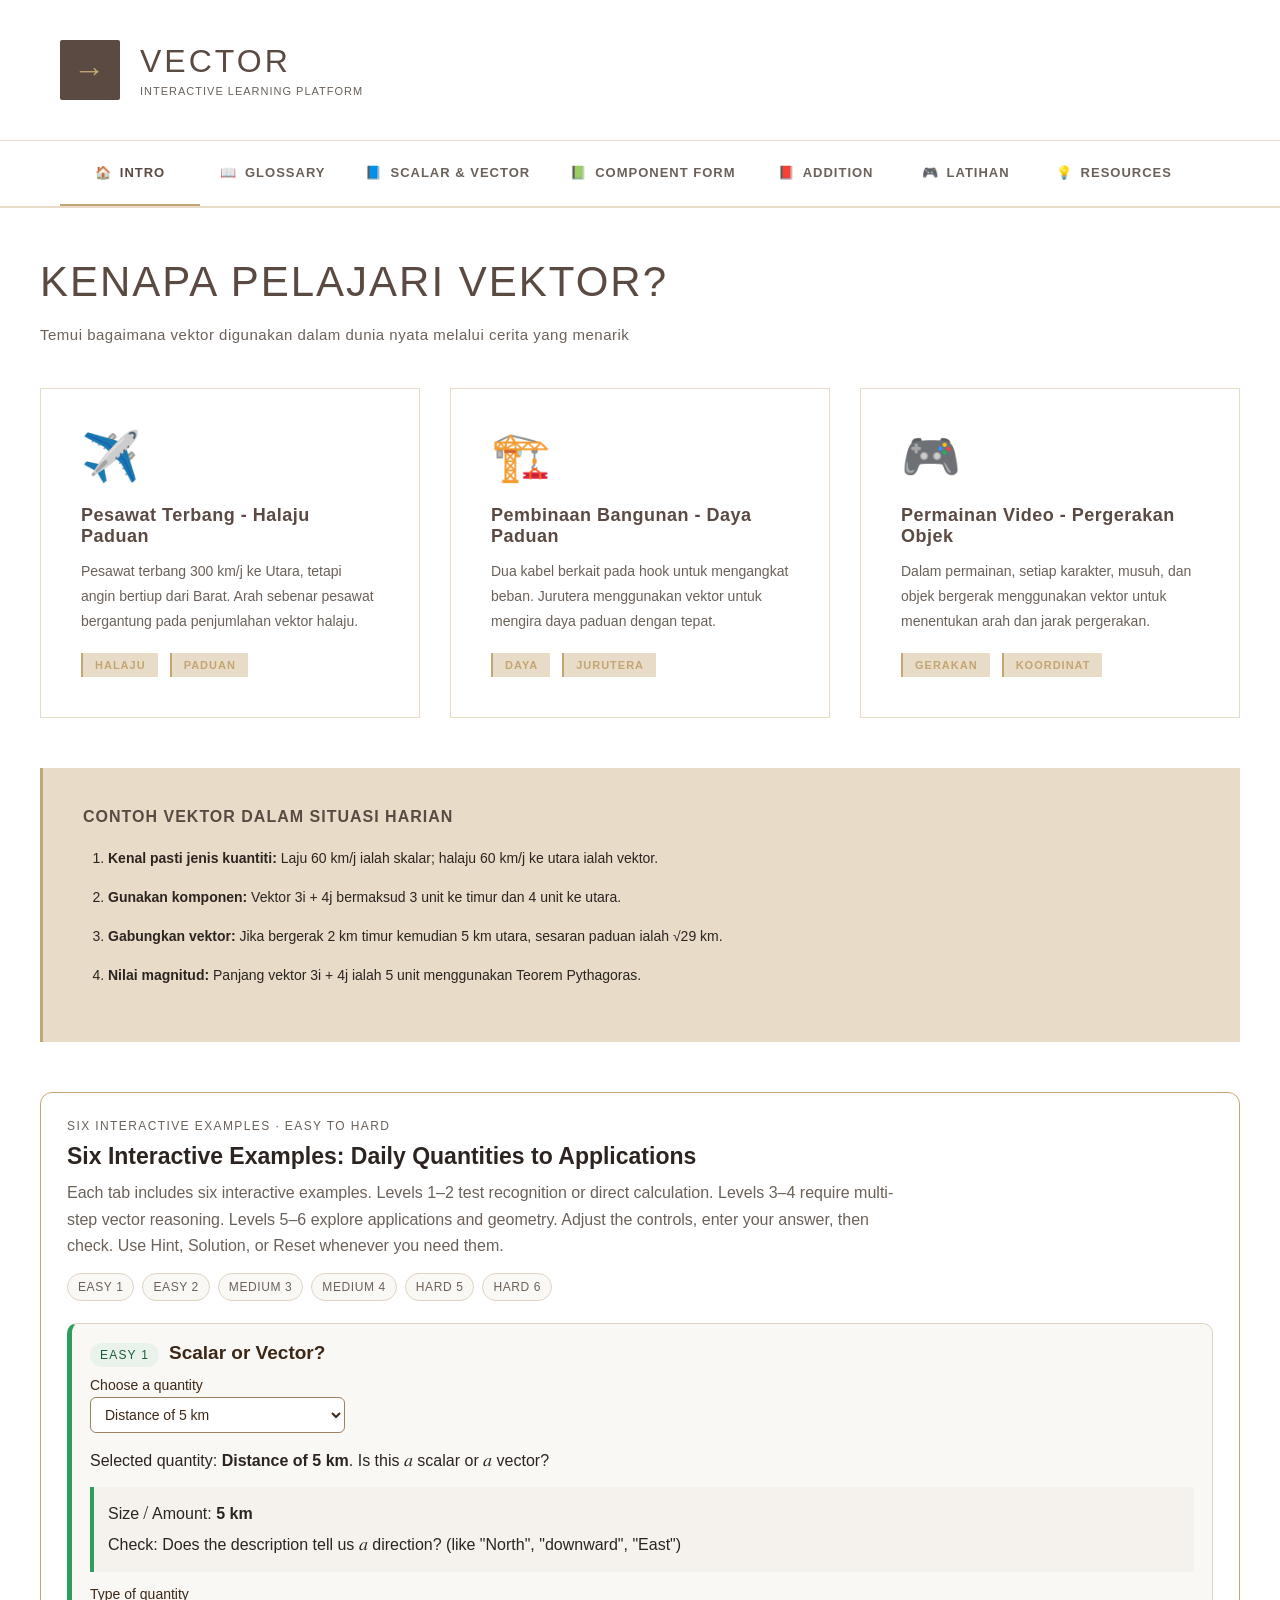
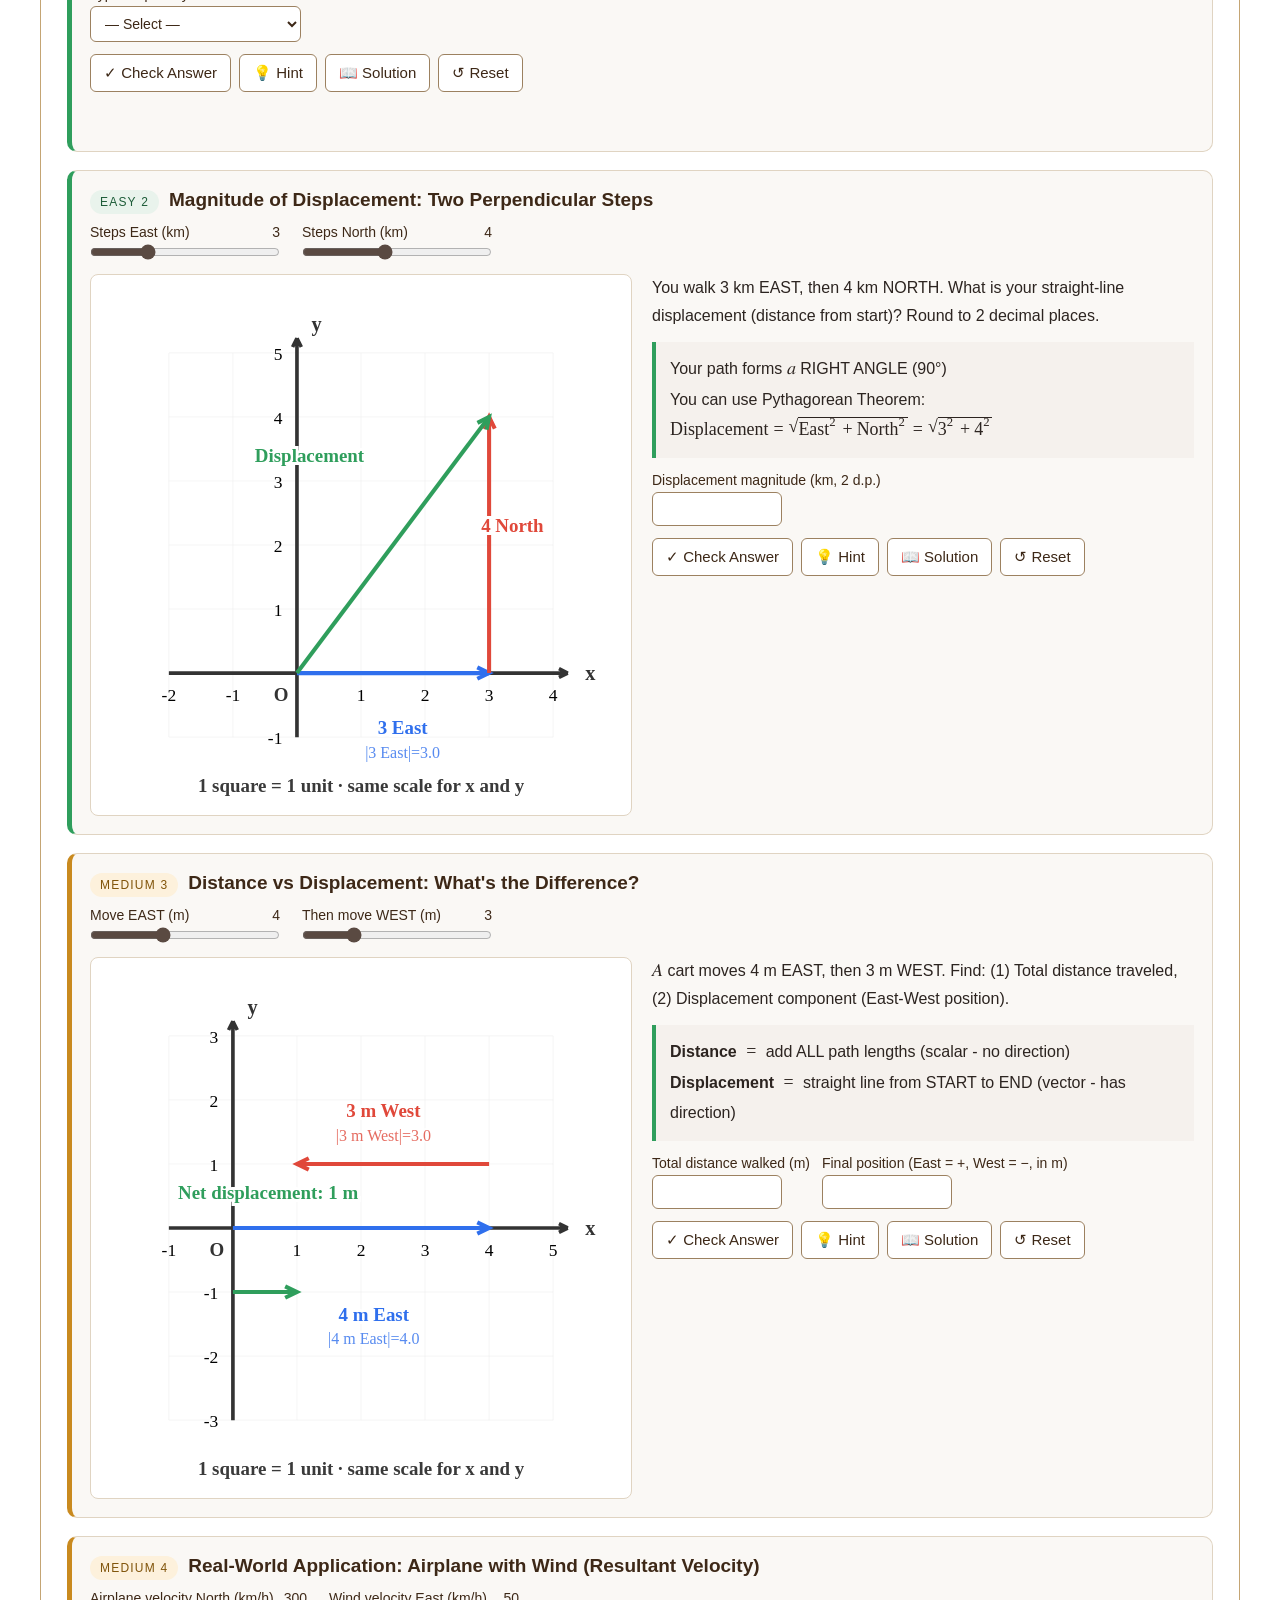
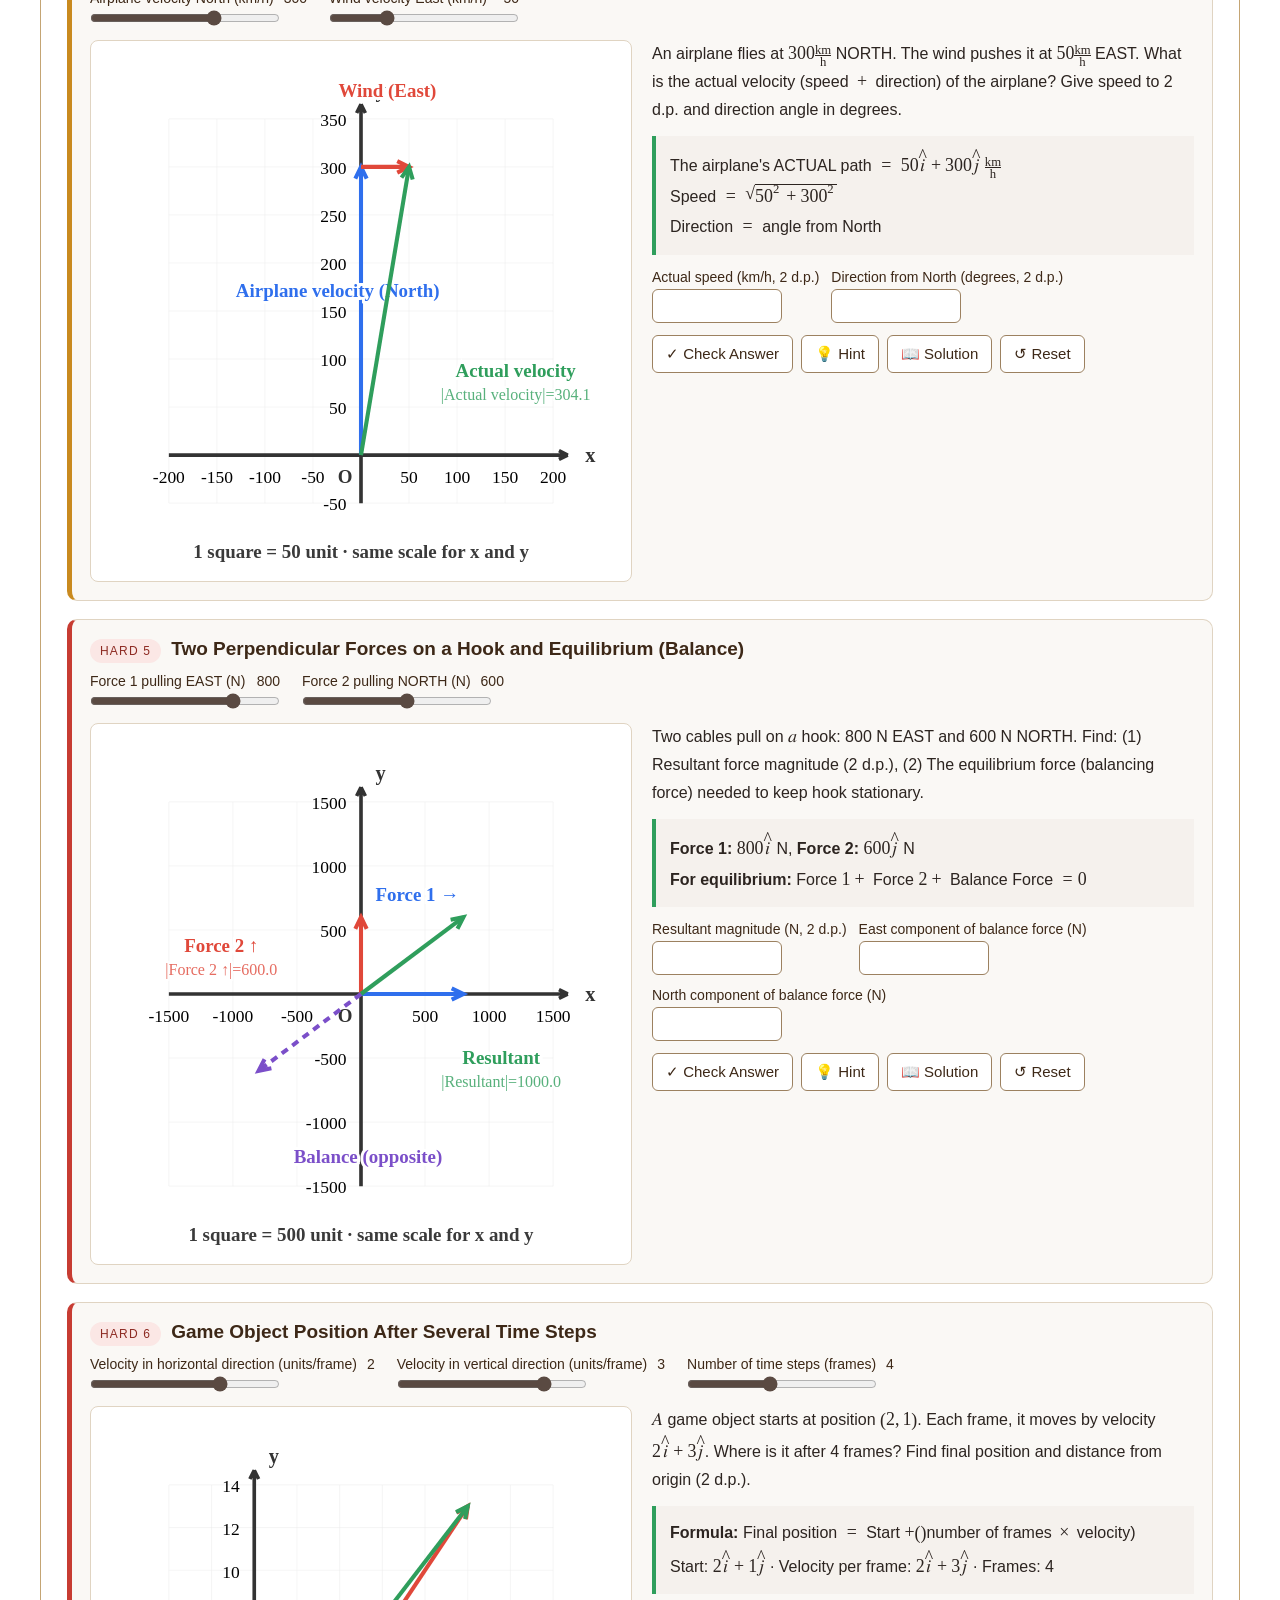
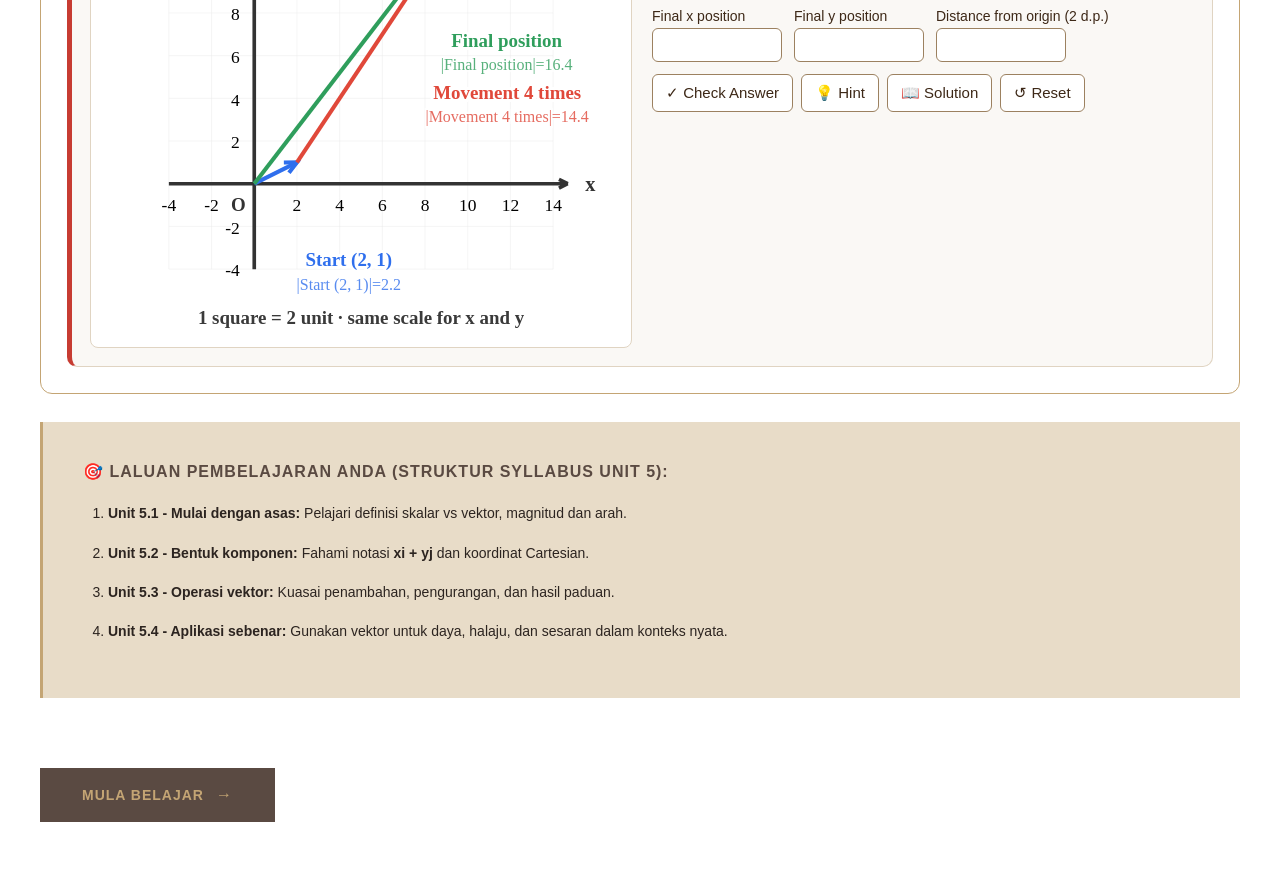
<file: VECTOR-LANDING-PAGE.html>
<!DOCTYPE html>
<html lang="ms">
<head>
    <meta charset="UTF-8">
    <meta name="viewport" content="width=device-width, initial-scale=1.0">
    <meta name="description" content="VECTOR Interactive Learning Platform - Learn vectors through interactive visualizations and step-by-step problem solving">
    <title>VECTOR - Learning Platform</title>
    
    <style>
        * {
            margin: 0;
            padding: 0;
            box-sizing: border-box;
        }

        :root {
            --primary-brown: #5a4a42;
            --primary-gold: #c4a574;
            --accent-cream: #f5f1ed;
            --accent-dark-brown: #3d2817;
            --accent-light-tan: #e8dcc8;
            --text-dark: #2c2420;
            --text-muted: #6b6159;
            --white: #ffffff;
            --success-gold: #d4af37;
        }

        body {
            font-family: 'Segoe UI', 'Helvetica Neue', sans-serif;
            background: var(--accent-cream);
            color: var(--text-dark);
            min-height: 100vh;
            padding: 0;
        }

        /* ===== HEADER & NAVIGATION ===== */
        .header {
            background: var(--white);
            padding: 40px 60px;
            margin-bottom: 0;
            box-shadow: 0 2px 15px rgba(0, 0, 0, 0.08);
            display: flex;
            justify-content: space-between;
            align-items: center;
            flex-wrap: wrap;
            gap: 30px;
            border-bottom: 1px solid var(--accent-light-tan);
        }

        .logo-section {
            display: flex;
            align-items: center;
            gap: 20px;
        }

        .logo-icon {
            width: 60px;
            height: 60px;
            background: var(--primary-brown);
            border-radius: 2px;
            display: flex;
            align-items: center;
            justify-content: center;
            color: var(--primary-gold);
            font-size: 32px;
            font-weight: bold;
            letter-spacing: 2px;
        }

        .logo-text h1 {
            font-size: 32px;
            font-weight: 300;
            letter-spacing: 3px;
            color: var(--primary-brown);
            text-transform: uppercase;
        }

        .logo-text p {
            font-size: 11px;
            color: var(--text-muted);
            letter-spacing: 1px;
            text-transform: uppercase;
            margin-top: 5px;
        }

        .tab-container { background: var(--white); border-radius: 0; overflow: hidden; box-shadow: none; margin-bottom: 0; }
        .tab-navigation { display: flex; flex-wrap: nowrap; background: var(--white); border-bottom: 2px solid var(--accent-light-tan); overflow-x: auto; -webkit-overflow-scrolling: touch; scrollbar-width: thin; padding: 0 60px; }
        .tab-button { flex: 0 1 auto; min-width: 140px; padding: 24px 20px; border: none; background: transparent; cursor: pointer; font-size: 13px; font-weight: 600; color: var(--text-muted); transition: all 0.3s ease; border-bottom: 2px solid transparent; position: relative; white-space: nowrap; display: flex; align-items: center; justify-content: center; gap: 8px; text-transform: uppercase; letter-spacing: 1px; }
        .tab-button:hover { background: transparent; color: var(--primary-brown); }
        .tab-button.active { background: transparent; color: var(--primary-brown); border-bottom-color: var(--primary-gold); }
        .tab-content { padding: 50px 40px; display: none; animation: fadeIn 0.5s ease; }
        .tab-content.active { display: block; }
        .content-header { margin-bottom: 40px; }
        .content-header h2 { font-size: 42px; font-weight: 300; letter-spacing: 2px; margin-bottom: 15px; color: var(--primary-brown); text-transform: uppercase; }
        .content-header p { font-size: 15px; color: var(--text-muted); line-height: 1.8; letter-spacing: 0.5px; }
        .card-grid { display: grid; grid-template-columns: repeat(auto-fit, minmax(280px, 1fr)); gap: 30px; margin-bottom: 50px; }
        .card { background: var(--white); border: 1px solid var(--accent-light-tan); border-radius: 0; padding: 40px; transition: all 0.4s ease; cursor: pointer; position: relative; overflow: hidden; }
        .card:hover { transform: translateY(-3px); border-color: var(--primary-gold); box-shadow: 0 8px 25px rgba(0, 0, 0, 0.12); }
        .card-icon { font-size: 48px; margin-bottom: 20px; opacity: 0.9; }
        .card-title { font-size: 18px; font-weight: 600; margin-bottom: 12px; color: var(--primary-brown); letter-spacing: 0.5px; }
        .card-description { font-size: 14px; color: var(--text-muted); line-height: 1.8; margin-bottom: 18px; }
        .card-meta { display: flex; gap: 12px; font-size: 11px; color: var(--primary-gold); font-weight: 600; text-transform: uppercase; letter-spacing: 1px; }
        .card-meta span { background: var(--accent-light-tan); padding: 6px 12px; border-radius: 0; border-left: 2px solid var(--primary-gold); }
        .learning-path { background: var(--accent-light-tan); border-left: 3px solid var(--primary-gold); padding: 40px; border-radius: 0; margin-bottom: 50px; }
        .learning-path h3 { font-size: 16px; font-weight: 600; margin-bottom: 20px; color: var(--primary-brown); text-transform: uppercase; letter-spacing: 1px; }
        .learning-path ol { margin-left: 25px; }
        .learning-path li { margin-bottom: 14px; color: var(--text-dark); line-height: 1.8; font-size: 14px; }
        .cta-button { display: inline-flex; align-items: center; gap: 12px; padding: 16px 40px; background: var(--primary-brown); color: var(--primary-gold); border: 2px solid var(--primary-brown); text-decoration: none; font-size: 14px; font-weight: 600; text-transform: uppercase; letter-spacing: 1px; cursor: pointer; transition: all 0.3s ease; margin-top: 20px; }
        .cta-button:hover { background: transparent; color: var(--primary-brown); border-color: var(--primary-brown); transform: translateY(-2px); box-shadow: 0 8px 20px rgba(0, 0, 0, 0.12); }
        .cta-button::after { content: '→'; font-size: 16px; }
        .difficulty-badge { display: inline-block; padding: 6px 14px; border-radius: 0; font-size: 10px; font-weight: 600; margin-right: 10px; margin-top: 15px; text-transform: uppercase; letter-spacing: 0.5px; border-left: 2px solid; }
        .difficulty-easy { background: rgba(196, 165, 116, 0.08); color: #6b5d42; border-left-color: #8b7355; }
        .difficulty-medium { background: rgba(196, 165, 116, 0.12); color: #5a4a42; border-left-color: var(--primary-gold); }
        .difficulty-hard { background: rgba(61, 40, 23, 0.08); color: #3d2817; border-left-color: var(--primary-brown); }
        .features-grid { display: grid; grid-template-columns: repeat(auto-fit, minmax(200px, 1fr)); gap: 25px; margin-top: 40px; }
        .feature-box { background: var(--white); padding: 30px; border-radius: 0; border-left: 3px solid var(--primary-gold); text-align: center; box-shadow: 0 2px 8px rgba(0, 0, 0, 0.05); }
        .feature-box-icon { font-size: 36px; margin-bottom: 15px; opacity: 0.85; }
        .feature-box-title { font-size: 13px; font-weight: 600; color: var(--primary-brown); margin-bottom: 8px; text-transform: uppercase; letter-spacing: 0.5px; }
        .feature-box-text { font-size: 13px; color: var(--text-muted); line-height: 1.6; }
        /* ===== PRACTICE: XP HEADER ===== */
        .xp-header { display: flex; align-items: center; gap: 18px; background: var(--accent-light-tan); border-left: 3px solid var(--primary-gold); padding: 16px 24px; margin-bottom: 30px; font-size: 13px; font-weight: 600; color: var(--primary-brown); flex-wrap: wrap; }
        .xp-header-icon { font-size: 16px; }
        .xp-bar-track { flex: 1; min-width: 120px; height: 8px; background: rgba(90, 74, 66, 0.15); position: relative; overflow: hidden; }
        .xp-bar-fill { height: 100%; background: var(--primary-gold); transition: width 0.4s ease; }
        /* ===== PRACTICE: SESSION TOOLBAR ===== */
        .session-toolbar { display: flex; justify-content: space-between; align-items: center; flex-wrap: wrap; gap: 16px; margin-bottom: 20px; }
        .back-link { background: none; border: none; color: var(--primary-brown); font-size: 13px; font-weight: 600; cursor: pointer; text-transform: uppercase; letter-spacing: 0.5px; padding: 0; }
        .back-link:hover { color: var(--primary-gold); }
        .diff-selector { display: flex; gap: 8px; }
        .diff-button { padding: 8px 16px; font-size: 11px; font-weight: 600; text-transform: uppercase; letter-spacing: 0.5px; background: var(--white); border: 1px solid var(--accent-light-tan); cursor: pointer; color: var(--text-muted); transition: all 0.25s ease; }
        .diff-button:hover { border-color: var(--primary-gold); }
        .diff-button.active { background: var(--primary-brown); color: var(--primary-gold); border-color: var(--primary-brown); }
        .session-title { font-size: 24px; font-weight: 300; letter-spacing: 1px; color: var(--primary-brown); text-transform: uppercase; margin-bottom: 20px; }
        .progress-row { display: flex; gap: 24px; flex-wrap: wrap; font-size: 13px; color: var(--text-muted); font-weight: 600; margin-bottom: 10px; }
        .progress-row span { color: var(--primary-brown); }
        .progress-track { height: 6px; background: var(--accent-light-tan); margin-bottom: 30px; overflow: hidden; }
        .progress-fill { height: 100%; background: var(--success-gold); transition: width 0.4s ease; }
        /* ===== PRACTICE: PROBLEM CARD ===== */
        .problem-card { display: grid; grid-template-columns: minmax(240px, 320px) 1fr; gap: 40px; background: var(--white); border: 1px solid var(--accent-light-tan); box-shadow: 0 2px 10px rgba(0, 0, 0, 0.05); padding: 40px; }
        .problem-diagram { display: flex; align-items: center; justify-content: center; }
        .problem-diagram svg { max-width: 100%; height: auto; }
        .problem-text { font-size: 16px; line-height: 1.9; color: var(--text-dark); margin-bottom: 24px; }
        .problem-text strong { color: var(--primary-brown); }
        .answer-area { display: flex; flex-wrap: wrap; align-items: center; gap: 12px; margin-bottom: 20px; font-size: 16px; font-weight: 600; color: var(--primary-brown); }
        .ans-input { width: 70px; padding: 10px 8px; font-size: 15px; font-weight: 600; text-align: center; border: 2px solid var(--accent-light-tan); background: var(--accent-cream); color: var(--text-dark); transition: all 0.25s ease; }
        .ans-input:focus { outline: none; border-color: var(--primary-gold); background: var(--white); }
        .ans-input.state-typing { border-color: var(--warning-orange, #c9a227); }
        .ans-input.state-correct { border-color: #2f7d4f; background: rgba(47, 125, 79, 0.08); color: #2f7d4f; }
        .ans-input.state-wrong { border-color: #b3452c; background: rgba(179, 69, 44, 0.08); color: #b3452c; }
        .choice-btn { padding: 12px 22px; font-size: 13px; font-weight: 600; text-transform: uppercase; letter-spacing: 0.5px; background: var(--white); border: 2px solid var(--accent-light-tan); color: var(--primary-brown); cursor: pointer; transition: all 0.25s ease; }
        .choice-btn:hover { border-color: var(--primary-gold); }
        .choice-btn.selected { background: var(--primary-brown); color: var(--primary-gold); border-color: var(--primary-brown); }
        .choice-btn.correct-reveal { border-color: #2f7d4f; background: rgba(47, 125, 79, 0.1); color: #235c3c; }
        .choice-btn.wrong-reveal { border-color: #b3452c; background: rgba(179, 69, 44, 0.1); color: #8a3521; }
        .feedback-box { padding: 16px 20px; margin-bottom: 16px; font-size: 14px; line-height: 1.7; border-left: 3px solid; }
        .feedback-box.correct { background: rgba(47, 125, 79, 0.08); border-left-color: #2f7d4f; color: #235c3c; }
        .feedback-box.wrong { background: rgba(179, 69, 44, 0.08); border-left-color: #b3452c; color: #8a3521; }
        .hint-box { padding: 16px 20px; margin-bottom: 16px; font-size: 14px; line-height: 1.8; background: rgba(196, 165, 116, 0.12); border-left: 3px solid var(--primary-gold); color: var(--primary-brown); }
        .hint-box div { margin-bottom: 6px; }
        .solution-box { padding: 16px 20px; margin-bottom: 16px; font-size: 14px; line-height: 1.8; background: var(--accent-light-tan); border-left: 3px solid var(--primary-brown); color: var(--text-dark); white-space: pre-line; }
        .action-row { display: flex; gap: 12px; flex-wrap: wrap; }
        .action-btn { padding: 12px 22px; font-size: 12px; font-weight: 600; text-transform: uppercase; letter-spacing: 0.5px; cursor: pointer; border: 2px solid transparent; transition: all 0.25s ease; }
        .action-check { background: var(--primary-brown); color: var(--primary-gold); border-color: var(--primary-brown); }
        .action-check:hover { background: transparent; color: var(--primary-brown); }
        .action-hint { background: var(--white); color: var(--primary-brown); border-color: var(--accent-light-tan); }
        .action-hint:hover { border-color: var(--primary-gold); }
        .action-solution { background: var(--white); color: var(--text-muted); border-color: var(--accent-light-tan); }
        .action-solution:hover { border-color: var(--primary-gold); }
        .action-next { background: var(--success-gold); color: var(--accent-dark-brown); border-color: var(--success-gold); }
        .action-btn:disabled { opacity: 0.45; cursor: not-allowed; }
        /* ===== PRACTICE: SUMMARY ===== */
        .summary-card { max-width: 520px; margin: 20px auto; text-align: center; background: var(--white); border: 1px solid var(--accent-light-tan); box-shadow: 0 8px 25px rgba(0, 0, 0, 0.1); padding: 50px 40px; }
        .summary-icon { font-size: 56px; margin-bottom: 10px; }
        .summary-card h3 { font-size: 26px; font-weight: 300; letter-spacing: 1px; color: var(--primary-brown); text-transform: uppercase; margin-bottom: 12px; }
        .summary-card p { color: var(--text-muted); margin-bottom: 30px; line-height: 1.7; }
        .summary-stats { display: flex; justify-content: center; gap: 40px; margin-bottom: 30px; }
        .summary-stat strong { display: block; font-size: 26px; color: var(--primary-brown); }
        .summary-stat span { font-size: 11px; text-transform: uppercase; letter-spacing: 0.5px; color: var(--text-muted); }
        @media (max-width: 768px) { .problem-card { grid-template-columns: 1fr; } }
        @media (max-width: 768px) { .header { flex-direction: column; gap: 20px; padding: 30px 20px; } .tab-navigation { padding: 0 20px; } .tab-button { flex: 1; min-width: 110px; padding: 18px 14px; font-size: 11px; } .tab-content { padding: 30px 20px; } .content-header h2 { font-size: 30px; } .card-grid { grid-template-columns: 1fr; gap: 20px; } .card { padding: 30px; } .learning-path { padding: 30px 20px; } }
    </style>
    <link rel="stylesheet" href="vector-labs.css">
    <link rel="stylesheet" href="vector-examples.css">
</head>
<body>
    <div class="header">
        <div class="logo-section">
            <div class="logo-icon">→</div>
            <div class="logo-text">
                <h1>VECTOR</h1>
                <p>Interactive Learning Platform</p>
            </div>
        </div>
    </div>

    <div class="tab-container">
        <div class="tab-navigation">
            <button class="tab-button active" data-tab="intro"><span class="tab-icon">🏠</span><span>Intro</span></button>
            <button class="tab-button" data-tab="glossary"><span class="tab-icon">📖</span><span>Glossary</span></button>
            <button class="tab-button" data-tab="concept1"><span class="tab-icon">📘</span><span>Scalar & Vector</span></button>
            <button class="tab-button" data-tab="concept2"><span class="tab-icon">📗</span><span>Component Form</span></button>
            <button class="tab-button" data-tab="concept3"><span class="tab-icon">📕</span><span>Addition</span></button>
            <button class="tab-button" data-tab="practice"><span class="tab-icon">🎮</span><span>Latihan</span></button>
            <button class="tab-button" data-tab="resources"><span class="tab-icon">💡</span><span>Resources</span></button>
        </div>

        <div class="tab-content active" id="intro">
            <div class="content-header"><h2>Kenapa Pelajari Vektor?</h2><p>Temui bagaimana vektor digunakan dalam dunia nyata melalui cerita yang menarik</p></div>
            <div class="card-grid">
                <div class="card"><div class="card-icon">✈️</div><div class="card-title">Pesawat Terbang - Halaju Paduan</div><div class="card-description">Pesawat terbang 300 km/j ke Utara, tetapi angin bertiup dari Barat. Arah sebenar pesawat bergantung pada penjumlahan vektor halaju.</div><div class="card-meta"><span>Halaju</span><span>Paduan</span></div></div>
                <div class="card"><div class="card-icon">🏗️</div><div class="card-title">Pembinaan Bangunan - Daya Paduan</div><div class="card-description">Dua kabel berkait pada hook untuk mengangkat beban. Jurutera menggunakan vektor untuk mengira daya paduan dengan tepat.</div><div class="card-meta"><span>Daya</span><span>Jurutera</span></div></div>
                <div class="card"><div class="card-icon">🎮</div><div class="card-title">Permainan Video - Pergerakan Objek</div><div class="card-description">Dalam permainan, setiap karakter, musuh, dan objek bergerak menggunakan vektor untuk menentukan arah dan jarak pergerakan.</div><div class="card-meta"><span>Gerakan</span><span>Koordinat</span></div></div>
            </div>
            <div class="learning-path worked-examples"><h3>Contoh Vektor dalam Situasi Harian</h3><ol><li><strong>Kenal pasti jenis kuantiti:</strong> Laju 60 km/j ialah skalar; halaju 60 km/j ke utara ialah vektor.</li><li><strong>Gunakan komponen:</strong> Vektor 3i + 4j bermaksud 3 unit ke timur dan 4 unit ke utara.</li><li><strong>Gabungkan vektor:</strong> Jika bergerak 2 km timur kemudian 5 km utara, sesaran paduan ialah √29 km.</li><li><strong>Nilai magnitud:</strong> Panjang vektor 3i + 4j ialah 5 unit menggunakan Teorem Pythagoras.</li></ol></div>
            <div class="learning-path"><h3>🎯 Laluan Pembelajaran Anda (Struktur Syllabus Unit 5):</h3><ol><li><strong>Unit 5.1 - Mulai dengan asas:</strong> Pelajari definisi skalar vs vektor, magnitud dan arah.</li><li><strong>Unit 5.2 - Bentuk komponen:</strong> Fahami notasi <strong>xi + yj</strong> dan koordinat Cartesian.</li><li><strong>Unit 5.3 - Operasi vektor:</strong> Kuasai penambahan, pengurangan, dan hasil paduan.</li><li><strong>Unit 5.4 - Aplikasi sebenar:</strong> Gunakan vektor untuk daya, halaju, dan sesaran dalam konteks nyata.</li></ol></div>
            <button class="cta-button" data-switch-tab="concept1">Mula Belajar</button>
        </div>

        <div class="tab-content" id="concept1">
            <div class="content-header"><h2>Skalar vs Vektor</h2><p>Kenal pasti perbezaan antara kuantiti yang hanya mempunyai magnitud dan kuantiti yang mempunyai magnitud serta arah.</p></div>
            <div class="card-grid">
                <div class="card"><div class="card-icon">📏</div><div class="card-title">Skalar</div><div class="card-description">Kuantiti yang hanya mempunyai magnitud tanpa arah, seperti jarak, masa, suhu, dan jisim. Operasi biasa boleh digunakan.</div><div class="card-meta"><span>Magnitud</span><span>Tiada Arah</span></div></div>
                <div class="card"><div class="card-icon">➡️</div><div class="card-title">Vektor</div><div class="card-description">Kuantiti yang mempunyai magnitud dan arah, seperti halaju, sesaran, daya, dan pecutan. Arah sangat penting dalam analisis.</div><div class="card-meta"><span>Magnitud</span><span>Arah</span></div></div>
                <div class="card"><div class="card-icon">🧠</div><div class="card-title">Kenapa Penting?</div><div class="card-description">Satu nilai tanpa arah boleh mengelirukan. Vektor membantu kita menentukan bukan sahaja berapa besar sesuatu, tetapi juga ke mana ia bergerak.</div><div class="card-meta"><span>Fizik</span><span>Kejuruteraan</span></div></div>
            </div>
            <div class="learning-path worked-examples"><h3>Contoh Pembezaan</h3><ol><li><strong>20°C</strong> ialah skalar kerana tiada arah.</li><li><strong>30 km/j ke timur</strong> ialah vektor kerana ada magnitud dan arah.</li><li><strong>5 km</strong> ialah skalar; <strong>5 km ke utara</strong> ialah vektor.</li><li><strong>Daya 200 N ke bawah</strong> ialah vektor kerana arah menentukan kesan daya.</li></ol></div>
            <div class="learning-path"><h3>🎯 Seterusnya: Bentuk Komponen</h3><ol><li>Fahami bagaimana satu vektor boleh ditulis sebagai <strong>i</strong> dan <strong>j</strong> komponen.</li><li>Contoh: <strong>3i + 4j</strong> menunjukkan 3 unit ke kanan dan 4 unit ke atas.</li></ol></div>
            <div class="card" id="vector-types">
                <div class="card-title">Jenis Vektor</div>
                <div class="card-description">Bandingkan vektor sifar, unit, selari, sama dan negatif.</div>
                <span class="difficulty-badge difficulty-easy">Asas</span>
            </div>
            <button class="cta-button" data-switch-tab="concept2">Teruskan</button>
        </div>

        <div class="tab-content" id="concept2">
            <div class="content-header"><h2>Bentuk Komponen</h2><p>Tulis vektor dalam bentuk <strong>xi + yj</strong> dan hubungan antara koordinat titik dengan vektor.</p></div>
            <div class="card-grid">
                <div class="card"><div class="card-icon">🧭</div><div class="card-title">Komponen i</div><div class="card-description">Bahagian mendatar vektor, bergerak ke kanan atau kiri pada paksi-x.</div><div class="card-meta"><span>Horizontal</span><span>x</span></div></div>
                <div class="card"><div class="card-icon">🧭</div><div class="card-title">Komponen j</div><div class="card-description">Bahagian menegak vektor, bergerak ke atas atau bawah pada paksi-y.</div><div class="card-meta"><span>Vertical</span><span>y</span></div></div>
                <div class="card"><div class="card-icon">🧾</div><div class="card-title">Contoh Notasi</div><div class="card-description">Vektor pada titik (3, 4) ditulis sebagai <strong>3i + 4j</strong>. Vektor ini mempunyai magnitud 5 unit.</div><div class="card-meta"><span>Notasi</span><span>Magnitud</span></div></div>
            </div>
            <div class="learning-path worked-examples"><h3>Contoh Bentuk Komponen</h3><ol><li><strong>(2, 3)</strong> ditulis sebagai <strong>2i + 3j</strong>.</li><li><strong>(5, -1)</strong> ditulis sebagai <strong>5i - 1j</strong>.</li><li><strong>-3i + 4j</strong> bermaksud 3 unit ke kiri dan 4 unit ke atas.</li><li><strong>Magnitud</strong> vektor 3i + 4j ialah √(3² + 4²) = 5.</li></ol></div>
            <div class="learning-path"><h3>🎯 Aktiviti Ringkas</h3><ol><li>Tukar koordinat (6, 2) kepada bentuk komponen.</li><li>Tukar vektor -2i + 7j kepada koordinat.</li></ol></div>
            <button class="cta-button" data-switch-tab="concept3">Teruskan</button>
        </div>

        <div class="tab-content" id="concept3">
            <div class="content-header"><h2>Penambahan Vektor</h2><p>Tambah vektor secara komponen demi komponen dan lihat hasil paduan melalui penjelasan berperingkat.</p></div>
            <div class="card-grid">
                <div class="card"><div class="card-icon">➕</div><div class="card-title">Tambah Komponen</div><div class="card-description">Tambah komponen i dengan i dan j dengan j. Contoh: (2i + 3j) + (1i + 4j) = 3i + 7j.</div><div class="card-meta"><span>Tambah</span><span>Komponen</span></div></div>
                <div class="card"><div class="card-icon">📐</div><div class="card-title">Hukum Segitiga</div><div class="card-description">Letakkan ekor vektor kedua pada hujung vektor pertama. Vektor paduan pergi dari titik permulaan ke titik akhir.</div><div class="card-meta"><span>Segitiga</span><span>Paduan</span></div></div>
                <div class="card"><div class="card-icon">🟩</div><div class="card-title">Hukum Parallelogram</div><div class="card-description">Bina dua vektor dari titik yang sama dan lengkapkan parallelogram. Diagonal ialah hasil tambah.</div><div class="card-meta"><span>Parallelogram</span><span>Resultant</span></div></div>
            </div>
            <div class="learning-path worked-examples"><h3>Contoh Penambahan</h3><ol><li><strong>(2i + 3j) + (1i + 4j)</strong> = 3i + 7j.</li><li><strong>(5i - 2j) + (-3i + 1j)</strong> = 2i - 1j.</li><li><strong>(3i + 4j) - (1i + 2j)</strong> = 2i + 2j.</li><li><strong>Sesaran 3 km timur dan 4 km utara</strong> menghasilkan paduan 5 km ke timur laut.</li></ol></div>
            <div class="learning-path"><h3>🎯 Cuba Sendiri</h3><ol><li>Tambah vektor 4i + 2j dengan -1i + 5j.</li><li>Kenal pasti magnitud paduan untuk 6i + 8j.</li></ol></div>
            <section class="addition-module" aria-labelledby="addition-module-title">
                <div class="addition-module-heading">
                    <span class="addition-module-kicker">Modul pembelajaran</span>
                    <h3 id="addition-module-title">Penambahan Vektor: Faham, Lukis dan Kira</h3>
                    <p>Tambah komponen sepadan untuk mendapatkan resultan. Rajah membantu kita melihat mengapa kaedah ini berkesan.</p>
                </div>
                <section class="addition-topic" aria-labelledby="addition-algebra-title">
                    <h4 id="addition-algebra-title">A. Bentuk algebra (pasangan tertib)</h4>
                    <p>Tambah koordinat pada kedudukan yang sama: komponen mengufuk dengan mengufuk, dan komponen menegak dengan menegak. Jangan campurkan komponen berlainan.</p>
                    <div class="addition-worked-grid">
                        <article class="addition-worked-card">
                            <h5>Contoh 1: komponen positif dan negatif</h5>
                            <ol>
                                <li>Diberi <strong>A = (2, 3)</strong> dan <strong>B = (4, −1)</strong>.</li>
                                <li>Tambah komponen pertama: 2 + 4 = 6.</li>
                                <li>Tambah komponen kedua: 3 + (−1) = 2.</li>
                                <li>Jadi, <strong>A + B = (6, 2)</strong>.</li>
                            </ol>
                        </article>
                        <article class="addition-worked-card">
                            <h5>Contoh 2: semak tanda negatif</h5>
                            <ol>
                                <li>Diberi <strong>P = (−3, 5)</strong> dan <strong>Q = (2, −4)</strong>.</li>
                                <li>Komponen pertama: −3 + 2 = −1.</li>
                                <li>Komponen kedua: 5 + (−4) = 1.</li>
                                <li>Maka, <strong>P + Q = (−1, 1)</strong>.</li>
                            </ol>
                        </article>
                    </div>
                </section>
                <section class="addition-topic" aria-labelledby="addition-geometry-title">
                    <h4 id="addition-geometry-title">B. Bentuk geometri: kaedah hujung-ke-pangkal</h4>
                    <p>Alihkan vektor tanpa mengubah panjang atau arahnya. Letakkan pangkal <strong>B</strong> pada hujung <strong>A</strong>; resultan <strong>R = A + B</strong> bermula di pangkal A dan berakhir di hujung B.</p>
                    <figure class="addition-diagram">
                        <svg viewBox="0 0 320 220" role="img" aria-labelledby="addition-head-tail-title addition-head-tail-desc">
                            <title id="addition-head-tail-title">Penambahan vektor secara hujung-ke-pangkal</title>
                            <desc id="addition-head-tail-desc">Vektor A bermula di O. Vektor B bermula di hujung A. Resultan R sama dengan A tambah B, dari O ke hujung B.</desc>
                            <defs>
                                <marker id="addition-arrow-a" markerWidth="9" markerHeight="9" refX="7" refY="4.5" orient="auto"><path d="M0,0 L9,4.5 L0,9 z" fill="#2864a5"/></marker>
                                <marker id="addition-arrow-b" markerWidth="9" markerHeight="9" refX="7" refY="4.5" orient="auto"><path d="M0,0 L9,4.5 L0,9 z" fill="#c47716"/></marker>
                                <marker id="addition-arrow-r" markerWidth="9" markerHeight="9" refX="7" refY="4.5" orient="auto"><path d="M0,0 L9,4.5 L0,9 z" fill="#23804b"/></marker>
                            </defs>
                            <circle cx="55" cy="180" r="4" fill="#3d2817"/>
                            <circle cx="170" cy="115" r="4" fill="#3d2817"/>
                            <circle cx="235" cy="35" r="4" fill="#3d2817"/>
                            <line x1="55" y1="180" x2="170" y2="115" stroke="#2864a5" stroke-width="4" marker-end="url(#addition-arrow-a)"/>
                            <line x1="170" y1="115" x2="235" y2="35" stroke="#c47716" stroke-width="4" marker-end="url(#addition-arrow-b)"/>
                            <line x1="55" y1="180" x2="235" y2="35" stroke="#23804b" stroke-width="3" stroke-dasharray="7 5" marker-end="url(#addition-arrow-r)"/>
                            <text x="92" y="176" fill="#214f83" font-size="17" font-weight="700">A</text>
                            <text x="186" y="86" fill="#86500e" font-size="17" font-weight="700">B</text>
                            <text x="130" y="185" fill="#176338" font-size="16" font-weight="700">R = A + B</text>
                            <text x="38" y="202" fill="#3d2817" font-size="14">O</text>
                            <text x="180" y="138" fill="#3d2817" font-size="13">hujung A</text>
                            <text x="210" y="24" fill="#3d2817" font-size="13">hujung B</text>
                        </svg>
                        <figcaption>Arah anak panah menunjukkan turutan sambungan; resultan menghubungkan titik mula dengan titik akhir.</figcaption>
                    </figure>
                </section>
                <section class="addition-topic" aria-labelledby="addition-parallelogram-title">
                    <h4 id="addition-parallelogram-title">C. Kaedah segi empat selari</h4>
                    <p>Lukis <strong>A</strong> dan <strong>B</strong> dari titik asal yang sama. Salin setiap vektor secara selari dari hujung vektor yang satu lagi untuk membentuk segi empat selari. Diagonal dari titik asal ialah <strong>R = A + B</strong>. Kaedah ini sesuai apabila kedua-dua vektor bermula dari titik tindakan yang sama.</p>
                    <figure class="addition-diagram">
                        <svg viewBox="0 0 320 220" role="img" aria-labelledby="addition-parallelogram-svg-title addition-parallelogram-svg-desc">
                            <title id="addition-parallelogram-svg-title">Penambahan vektor menggunakan segi empat selari</title>
                            <desc id="addition-parallelogram-svg-desc">Vektor A dan B bermula di O. Garis putus-putus melengkapkan segi empat selari, dan diagonal R sama dengan A tambah B.</desc>
                            <defs>
                                <marker id="addition-par-arrow-a" markerWidth="9" markerHeight="9" refX="7" refY="4.5" orient="auto"><path d="M0,0 L9,4.5 L0,9 z" fill="#2864a5"/></marker>
                                <marker id="addition-par-arrow-b" markerWidth="9" markerHeight="9" refX="7" refY="4.5" orient="auto"><path d="M0,0 L9,4.5 L0,9 z" fill="#c47716"/></marker>
                                <marker id="addition-par-arrow-r" markerWidth="9" markerHeight="9" refX="7" refY="4.5" orient="auto"><path d="M0,0 L9,4.5 L0,9 z" fill="#23804b"/></marker>
                            </defs>
                            <polygon points="55,180 205,180 255,65 105,65" fill="#eaf2fb" fill-opacity=".7" stroke="#927e68" stroke-width="2" stroke-dasharray="6 5"/>
                            <line x1="55" y1="180" x2="205" y2="180" stroke="#2864a5" stroke-width="4" marker-end="url(#addition-par-arrow-a)"/>
                            <line x1="55" y1="180" x2="105" y2="65" stroke="#c47716" stroke-width="4" marker-end="url(#addition-par-arrow-b)"/>
                            <line x1="55" y1="180" x2="255" y2="65" stroke="#23804b" stroke-width="3" marker-end="url(#addition-par-arrow-r)"/>
                            <circle cx="55" cy="180" r="4" fill="#3d2817"/>
                            <text x="125" y="202" fill="#214f83" font-size="17" font-weight="700">A</text>
                            <text x="68" y="115" fill="#86500e" font-size="17" font-weight="700">B</text>
                            <text x="150" y="105" fill="#176338" font-size="16" font-weight="700">R = A + B</text>
                            <text x="38" y="202" fill="#3d2817" font-size="14">O</text>
                        </svg>
                        <figcaption>Sisi bertentangan adalah selari dengan panjang yang sama; diagonal menunjukkan jumlah vektor.</figcaption>
                    </figure>
                </section>
                <section class="addition-topic" aria-labelledby="addition-ij-title">
                    <h4 id="addition-ij-title">D. Bentuk komponen i-j</h4>
                    <p>Tambah pekali <strong>i</strong> sesama sendiri dan pekali <strong>j</strong> sesama sendiri:</p>
                    <p class="addition-formula"><strong>A = ai + bj</strong>, <strong>B = ci + dj</strong><br><strong>A + B = (a + c)i + (b + d)j</strong></p>
                    <div class="addition-worked-card">
                        <h5>Contoh lengkap</h5>
                        <p>Diberi A = 3i + 2j dan B = −i + 5j.</p>
                        <ol>
                            <li>Kelompokkan komponen sejenis: (3 + (−1))i + (2 + 5)j.</li>
                            <li>Kira setiap pekali: 2i + 7j.</li>
                            <li>Jadi, <strong>A + B = 2i + 7j</strong>.</li>
                        </ol>
                    </div>
                </section>
                <section class="addition-topic addition-practice" aria-labelledby="addition-practice-title">
                    <h4 id="addition-practice-title">E. Latihan penambahan vektor</h4>
                    <p>Cuba enam soalan mengikut tahap. Masukkan komponen i dan j; setiap semakan memaparkan jawapan serta langkah pengiraan.</p>
                    <div id="addition-quiz-list" class="addition-quiz-list"></div>
                </section>
                <section class="addition-summary" aria-labelledby="addition-summary-title">
                    <h4 id="addition-summary-title">F. Ringkasan Penambahan Vektor</h4>
                    <ul>
                        <li><strong>Pasangan tertib:</strong> (a, b) + (c, d) = (a + c, b + d).</li>
                        <li><strong>Bentuk i-j:</strong> (ai + bj) + (ci + dj) = (a + c)i + (b + d)j.</li>
                        <li><strong>Geometri:</strong> susun hujung-ke-pangkal; resultan dari pangkal pertama ke hujung terakhir.</li>
                        <li><strong>Segi empat selari:</strong> dua vektor dari titik asal sama; diagonal ialah resultan.</li>
                        <li><strong>Semak tanda:</strong> tambah nombor negatif dengan teliti dan jangan campurkan komponen i dengan j.</li>
                    </ul>
                </section>
            </section>
            <button class="cta-button" data-switch-tab="practice">Pergi ke Latihan</button>
        </div>

        <div class="tab-content" id="practice">
            <div class="content-header"><h2>Latihan Interaktif</h2><p>Gunakan latihan untuk mengukuhkan pemahaman anda. Soalan akan berubah secara interaktif.</p></div>
            <div class="learning-path"><h3>Cara Menggunakan Latihan</h3><ol><li>Pilih kategori soalan yang anda mahu cuba.</li><li>Masukkan jawapan pada petak yang disediakan.</li><li>Klik semak untuk melihat maklum balas.</li><li>Gunakan petunjuk jika anda tersekat.</li></ol></div>
            <div class="xp-header">
                <div class="xp-header-item"><span class="xp-header-icon">⭐</span> <span id="playerLevel">Tahap 1</span></div>
                <div class="xp-bar-track"><div class="xp-bar-fill" id="globalXpBar" style="width:0%;"></div></div>
                <div class="xp-header-item"><span id="playerXp">0</span> XP</div>
            </div>
            <div class="learning-path worked-examples"><h3>Contoh Soalan dan Semakan Ringkas</h3><ol><li><strong>Komponen:</strong> P(−3, 2) memberi OP = −3i + 2j.</li><li><strong>Skalar:</strong> Jika v = 2i − 3j, maka −2v = −4i + 6j; tanda negatif membalikkan arah.</li><li><strong>Laluan:</strong> AB = 4y, AD = 5x. DB = DA + AB = −5x + 4y.</li></ol></div>
            <div id="practiceMenu">
                <div class="card-grid">
                    <div class="card"><div class="card-icon">📝</div><div class="card-title">Ungkapkan Vektor</div><div class="card-description">Diberi koordinat, tulis vektor dalam bentuk xi + yj. Sahkan jawapan anda dengan gambar interaktif.</div><div class="card-meta"><span>10 soalan</span><span>Semua tahap</span></div><button class="cta-button" style="width:100%; margin-top:15px; justify-content:center;" onclick="startPractice('express')">Mulai →</button></div>
                    <div class="card"><div class="card-icon">➕</div><div class="card-title">Tambah Vektor</div><div class="card-description">Selesaikan penambahan vektor langkah demi langkah. Dapatkan maklum balas untuk setiap komponen.</div><div class="card-meta"><span>15 soalan</span><span>Semua tahap</span></div><button class="cta-button" style="width:100%; margin-top:15px; justify-content:center;" onclick="startPractice('add')">Mulai →</button></div>
                    <div class="card"><div class="card-icon">🔄</div><div class="card-title">Periksa Kesamaan</div><div class="card-description">Tentukan sama ada dua vektor sama atau tidak. Bandingkan komponen dan tentukan hubungan mereka.</div><div class="card-meta"><span>12 soalan</span><span>Semua tahap</span></div><button class="cta-button" style="width:100%; margin-top:15px; justify-content:center;" onclick="startPractice('equality')">Mulai →</button></div>
                    <div class="card"><div class="card-icon">🔢</div><div class="card-title">Pendaraban Skalar</div><div class="card-description">Kalikan vektor dengan skalar. Lihat bagaimana magnitud dan arah berubah.</div><div class="card-meta"><span>10 soalan</span><span>Semua tahap</span></div><button class="cta-button" style="width:100%; margin-top:15px; justify-content:center;" onclick="startPractice('scalar')">Mulai →</button></div>
                    <div class="card"><div class="card-icon">🌍</div><div class="card-title">Masalah Dunia Nyata</div><div class="card-description">Gunakan vektor untuk menyelesaikan masalah tentang pesawat, bangunan, dan enjin.</div><div class="card-meta"><span>8 soalan</span><span>Mencabar</span></div><button class="cta-button" style="width:100%; margin-top:15px; justify-content:center;" onclick="startPractice('realworld')">Mulai →</button></div>
                    <div class="card"><div class="card-icon">🏆</div><div class="card-title">Ujian Akhir</div><div class="card-description">Soalan campuran dari semua topik. Capai 80% untuk lulus dan dapatkan sijil.</div><div class="card-meta"><span>20 soalan</span><span>Semua tahap</span></div><button class="cta-button" style="width:100%; margin-top:15px; justify-content:center;" onclick="startPractice('quiz')">Mulai →</button></div>
                </div>
                <div class="features-grid" style="margin-top:40px;">
                    <div class="feature-box"><div class="feature-box-icon">⚡</div><div class="feature-box-title">Maklum Balas Serta-merta</div><div class="feature-box-text">Tahu benar atau salah dengan segera</div></div>
                    <div class="feature-box"><div class="feature-box-icon">💡</div><div class="feature-box-title">Petua Progresif</div><div class="feature-box-text">4 tahap petua jika anda tersesat</div></div>
                    <div class="feature-box"><div class="feature-box-icon">📊</div><div class="feature-box-title">Penyelesaian Lengkap</div><div class="feature-box-text">Lihat setiap langkah dalam jalan kerja</div></div>
                    <div class="feature-box"><div class="feature-box-icon">🎮</div><div class="feature-box-title">Gamifikasi</div><div class="feature-box-text">Dapatkan XP, lencana, dan naik tahap</div></div>
                </div>
            </div>
            <div id="practiceSession" style="display:none;">
                <div class="session-toolbar">
                    <button class="back-link" onclick="backToMenu()">← Kembali ke Senarai</button>
                    <div class="diff-selector" id="diffSelector">
                        <button class="diff-button diff-easy" data-diff="easy" onclick="setDifficulty('easy')">Mudah</button>
                        <button class="diff-button diff-medium" data-diff="medium" onclick="setDifficulty('medium')">Sederhana</button>
                        <button class="diff-button diff-hard" data-diff="hard" onclick="setDifficulty('hard')">Mencabar</button>
                    </div>
                </div>
                <h3 id="sessionTitle" class="session-title">Latihan</h3>
                <div class="progress-row">
                    <div class="progress-stat">Soalan <span id="qIndex">1</span>/<span id="qTotal">10</span></div>
                    <div class="progress-stat">Tepat: <span id="qCorrect">0</span></div>
                    <div class="progress-stat">Peratus: <span id="qAccuracy">0%</span></div>
                </div>
                <div class="progress-track"><div class="progress-fill" id="qProgressFill" style="width:0%;"></div></div>
                <div class="problem-card">
                    <div class="problem-diagram" id="problemDiagram"></div>
                    <div class="problem-body">
                        <div class="problem-text" id="problemText"></div>
                        <div class="answer-area" id="answerArea"></div>
                        <div class="feedback-box" id="feedbackBox" style="display:none;" role="status" aria-live="polite"></div>
                        <div class="hint-box" id="hintBox" style="display:none;"></div>
                        <div class="solution-box" id="solutionBox" style="display:none;"></div>
                        <div class="action-row">
                            <button class="action-btn action-check" id="btnCheck" onclick="checkAnswer()">✓ Semak Jawapan</button>
                            <button class="action-btn action-hint" id="btnHint" onclick="showHint()">💡 Petua</button>
                            <button class="action-btn action-solution" id="btnSolution" onclick="showSolution()">📖 Tunjukkan Penyelesaian</button>
                            <button class="action-btn action-next" id="btnNext" onclick="nextQuestion()" style="display:none;">Seterusnya →</button>
                        </div>
                    </div>
                </div>
            </div>
            <div id="practiceSummary" style="display:none;">
                <div class="summary-card" id="summaryCard">
                    <div class="summary-icon" id="summaryIcon">🎉</div><h3 id="summaryTitle">Selesai!</h3><p id="summaryText"></p>
                    <div class="summary-stats">
                        <div class="summary-stat"><strong id="summaryScore">0/0</strong><span>Skor</span></div>
                        <div class="summary-stat"><strong id="summaryAccuracy">0%</strong><span>Ketepatan</span></div>
                        <div class="summary-stat"><strong id="summaryXp">0</strong><span>XP Diperoleh</span></div>
                    </div>
                    <div class="action-row" style="justify-content:center;">
                        <button class="action-btn action-check" onclick="retryPractice()">↻ Cuba Lagi</button>
                        <button class="action-btn action-hint" onclick="backToMenu()">← Kembali ke Senarai</button>
                    </div>
                </div>
            </div>
            <button class="cta-button" data-switch-tab="resources">Lihat Sumber</button>
        </div>

        <div class="tab-content" id="resources">
            <div class="content-header"><h2>Sumber Tambahan</h2><p>Rujukan formula dan nota ringkas untuk membantu anda mengulangkaji dengan cepat.</p></div>
            <div class="learning-path"><h3>Rujukan Cepat</h3><ol><li><strong>Magnitud:</strong> |v| = √(x² + y²)</li><li><strong>Komponen:</strong> v = xi + yj</li><li><strong>Tambah:</strong> (a₁i + a₂j) + (b₁i + b₂j)</li><li><strong>Sesaran:</strong> Q - P</li></ol></div>
            <div class="learning-path worked-examples"><h3>Contoh Menggunakan Formula</h3><ol><li><strong>Magnitud:</strong> v = −3i + 4j ⇒ |v| = √((−3)² + 4²) = 5.</li><li><strong>Sesaran:</strong> P(1, 2), Q(4, 6) ⇒ PQ = (4 − 1)i + (6 − 2)j = 3i + 4j.</li><li><strong>Vektor unit:</strong> u = v/|v| = −3/5 i + 4/5 j, dan |u| = 1.</li></ol></div>
            <button class="cta-button" data-switch-tab="glossary">Buka Glossary</button>
        </div>

        <div class="tab-content" id="glossary">
            <div class="content-header"><h2>Glossary</h2><p>Buka halaman glossary vektor untuk definisi terperinci dan contoh tambahan.</p></div>
            <div class="learning-path"><h3>Halaman Penuh</h3><ol><li>Tab ini memberi ringkasan istilah dengan contoh bertulis.</li><li>Untuk senarai penuh dengan definisi dan notasi, klik butang di bawah untuk membuka halaman glossary.</li></ol></div>
            <div class="learning-path worked-examples"><h3>Istilah dalam Pengiraan</h3><ol><li><strong>Komponen dan magnitud:</strong> v = 3i + 4j mempunyai komponen (3, 4) dan magnitud √(3² + 4²) = 5.</li><li><strong>Vektor negatif:</strong> −v = −3i − 4j; v + (−v) = 0i + 0j ialah vektor sifar.</li><li><strong>Vektor unit:</strong> v/|v| = 0.6i + 0.8j mempunyai magnitud √(0.6² + 0.8²) = 1.</li></ol></div>
            <a class="cta-button" href="vector-glossary.html">Buka Glossary Penuh</a>
        </div>
    </div>

    <script src="vector-math.js"></script>
    <script src="vector-diagrams.js"></script>
    <script src="vector-tabs.js"></script>
    <script>
        const landingTabs = VectorTabs.init({ useHash: true });

        function switchTab(tabName) {
            return landingTabs.switchTo(tabName);
        }

        document.addEventListener('click', function(event) {
            const trigger = event.target.closest('[data-switch-tab]');
            if (trigger) switchTab(trigger.getAttribute('data-switch-tab'));
        });

        document.addEventListener('DOMContentLoaded', function() {
            updateXpHeader();
        });

        /* =====================================================
           PRACTICE ENGINE — problem generation, validation,
           hints, scoring and gamification (XP / levels)
           ===================================================== */

        // ---------- number / formatting helpers ----------
        function randInt(min, max) { return Math.floor(Math.random() * (max - min + 1)) + min; }
        function randNonZeroInt(min, max) { let n; do { n = randInt(min, max); } while (n === 0); return n; }
        function randDecimal(min, max) { let n; do { n = parseFloat((Math.random() * (max - min) + min).toFixed(1)); } while (n === 0); return n; }
        function round1(n) { return Math.round(n * 10) / 10; }
        function round2(n) { return Math.round(n * 100) / 100; }
        function fmtNum(n) { n = parseFloat(n); return Number.isInteger(n) ? String(n) : n.toFixed(1); }
        function fmtVector(x, y) {
            x = round1(x); y = round1(y);
            const yPart = y >= 0 ? `+ ${fmtNum(y)}` : `- ${fmtNum(Math.abs(y))}`;
            return `${fmtNum(x)}i ${yPart}j`;
        }
        function diffLabel(d) { return d === 'easy' ? 'Mudah' : d === 'medium' ? 'Sederhana' : 'Mencabar'; }
        function pickVal(diff, easyRange, mixRange, hardRange) {
            easyRange = easyRange || [2, 12];
            mixRange = mixRange || [-12, 12];
            hardRange = hardRange || [-15, 15];
            if (diff === 'easy') return randInt(easyRange[0], easyRange[1]) * (Math.random() < 0.3 ? -1 : 1);
            if (diff === 'medium') return randNonZeroInt(mixRange[0], mixRange[1]);
            return randDecimal(hardRange[0], hardRange[1]);
        }

        // ---------- SVG Cartesian-plane diagram builder ----------
        const VECTOR_COLORS = { blue: '#2f6fed', red: '#e0483a', green: '#2f9e5c', orange: '#c98a1f', purple: '#7b4fc9' };
        // ---------- problem generators (Pattern 1-5 + quiz) ----------
        function genExpress(diff) {
            let x, y;
            if (diff === 'easy') { x = randInt(1, 5); y = randInt(1, 5); }
            else if (diff === 'medium') { x = randNonZeroInt(-8, 8); y = randNonZeroInt(-8, 8); }
            else { x = randDecimal(-9, 9); y = randDecimal(-9, 9); }

            const diagram = buildDiagramSVG([
                { ox: 0, oy: 0, dx: x, dy: 0, color: 'blue', dashed: true },
                { ox: x, oy: 0, dx: 0, dy: y, color: 'red', dashed: true },
                { ox: 0, oy: 0, dx: x, dy: y, color: 'green', label: 'OP' }
            ]);

            return {
                diagram,
                text: `Diberi titik <strong>P(${fmtNum(x)}, ${fmtNum(y)})</strong>. Ungkapkan vektor <strong>OP</strong> dalam bentuk komponen (xi + yj).`,
                inputsHTML: `OP = <input class="ans-input" data-key="i" aria-label="komponen i"> i + <input class="ans-input" data-key="j" aria-label="komponen j"> j`,
                answers: { i: x, j: y },
                hints: [
                    'Lihat kedudukan mendatar (arah-i, garis BIRU). Berapa unit dari O?',
                    `Nilai komponen-i ialah ${fmtNum(x)}.`,
                    'Sekarang lihat kedudukan menegak (arah-j, garis MERAH). Berapa unit dari O?',
                    `Jawapan penuh: OP = ${fmtVector(x, y)}`
                ],
                solution: `Vektor OP = ${fmtVector(x, y)}\nMaksud: ${fmtNum(Math.abs(x))} unit ke ${x >= 0 ? 'Timur' : 'Barat'} (arah-i) dan ${fmtNum(Math.abs(y))} unit ke ${y >= 0 ? 'Utara' : 'Selatan'} (arah-j).`
            };
        }

        function genAdd(diff) {
            let a1, a2, b1, b2;
            if (diff === 'easy') { a1 = randInt(1, 5); a2 = randInt(1, 5); b1 = randInt(1, 5); b2 = randInt(1, 5); }
            else if (diff === 'medium') { a1 = randNonZeroInt(-8, 8); a2 = randNonZeroInt(-8, 8); b1 = randNonZeroInt(-8, 8); b2 = randNonZeroInt(-8, 8); }
            else { a1 = randDecimal(-9, 9); a2 = randDecimal(-9, 9); b1 = randDecimal(-9, 9); b2 = randDecimal(-9, 9); }

            const op = diff === 'easy' ? 'add' : (Math.random() < 0.5 ? 'add' : 'subtract');
            const sign = op === 'add' ? 1 : -1;
            const ri = round1(a1 + sign * b1), rj = round1(a2 + sign * b2);
            const bx = sign * b1, by = sign * b2;
            const opSymbol = op === 'add' ? '+' : '−';

            const diagram = buildDiagramSVG([
                { ox: 0, oy: 0, dx: a1, dy: a2, color: 'red', label: 'A' },
                { ox: a1, oy: a2, dx: bx, dy: by, color: 'blue', label: op === 'add' ? 'B' : '−B' },
                { ox: 0, oy: 0, dx: a1 + bx, dy: a2 + by, color: 'green', label: `A${opSymbol}B` }
            ]);

            return {
                diagram,
                text: `Diberi <strong>A = ${fmtVector(a1, a2)}</strong> dan <strong>B = ${fmtVector(b1, b2)}</strong>.<br>Cari <strong>A ${opSymbol} B</strong>.`,
                inputsHTML: `A ${opSymbol} B = <input class="ans-input" data-key="i"> i + <input class="ans-input" data-key="j"> j`,
                answers: { i: ri, j: rj },
                hints: [
                    `Langkah 1: Kira komponen-i: ${fmtNum(a1)} ${opSymbol} ${fmtNum(b1)}`,
                    `Komponen-i = ${fmtNum(a1)} ${opSymbol} ${fmtNum(b1)} = ${fmtNum(ri)}`,
                    `Langkah 2: Kira komponen-j: ${fmtNum(a2)} ${opSymbol} ${fmtNum(b2)}`,
                    `Jawapan penuh: A ${opSymbol} B = ${fmtVector(ri, rj)}`
                ],
                solution: `Komponen-i: ${fmtNum(a1)} ${opSymbol} ${fmtNum(b1)} = ${fmtNum(ri)}\nKomponen-j: ${fmtNum(a2)} ${opSymbol} ${fmtNum(b2)} = ${fmtNum(rj)}\nA ${opSymbol} B = ${fmtVector(ri, rj)}`
            };
        }

        function genEquality(diff) {
            let a1, a2, type;
            if (diff === 'easy') {
                a1 = randInt(1, 6); a2 = randInt(1, 6);
                type = Math.random() < 0.5 ? 'equal' : 'notequal';
            } else if (diff === 'medium') {
                a1 = randNonZeroInt(-8, 8); a2 = randNonZeroInt(-8, 8);
                type = Math.random() < 0.4 ? 'equal' : 'notequal';
            } else {
                a1 = randNonZeroInt(-8, 8); a2 = randNonZeroInt(-8, 8);
                const r = Math.random();
                type = r < 0.34 ? 'equal' : (r < 0.67 ? 'parallel' : 'notequal');
            }

            let b1, b2;
            if (type === 'equal') { b1 = a1; b2 = a2; }
            else if (type === 'parallel') {
                const k = diff === 'hard' ? randInt(2, 4) * (Math.random() < 0.5 ? -1 : 1) : randInt(2, 3);
                b1 = a1 * k; b2 = a2 * k;
            } else {
                do {
                    b1 = a1 + randInt(1, 4);
                    b2 = a2 + randInt(1, 4);
                } while (a1 * b2 === a2 * b1);
            }

            const choiceKeys = diff === 'hard' ? ['equal', 'parallel', 'notequal'] : ['equal', 'notequal'];
            const choiceLabels = { equal: 'SAMA (Equal)', parallel: 'SELARI TETAPI TIDAK SAMA', notequal: 'TIDAK SAMA DAN TIDAK SELARI' };

            const diagram = buildDiagramSVG([
                { ox: 0, oy: 0, dx: a1, dy: a2, color: 'blue', label: 'X' },
                { ox: 0, oy: 2.5, dx: b1, dy: b2, color: 'red', label: 'Y' }
            ]);

            const hints = [
                'Bandingkan komponen-i kedua-dua vektor. Adakah sama?',
                `Komponen-i: X_x = ${fmtNum(a1)}, Y_x = ${fmtNum(b1)}.`,
                'Jika Y = kX dengan k ≠ 0, maka dua vektor bukan sifar ini selari (termasuk vektor yang sama).'
            ];
            let verdict;
            if (type === 'equal') { hints.push('Kedua-dua komponen sama tepat, jadi X = Y (SAMA).'); verdict = 'X = Y (SAMA — magnitud dan arah serupa)'; }
            else if (type === 'parallel') { const k = round1(b1 / a1); hints.push(`Y = ${fmtNum(k)} × X, jadi X dan Y SELARI tetapi TIDAK SAMA (magnitud berbeza).`); verdict = `X selari dengan Y (Y = ${fmtNum(k)}X) tetapi TIDAK SAMA`; }
            else { hints.push('Komponen tidak sama dan tidak berkadar, jadi TIADA hubungan istimewa.'); verdict = 'X dan Y tiada hubungan istimewa (tidak sama, tidak selari)'; }

            return {
                diagram,
                text: `Diberi <strong>X = ${fmtVector(a1, a2)}</strong> dan <strong>Y = ${fmtVector(b1, b2)}</strong>.<br>Apakah hubungan antara X dan Y?`,
                choiceMode: true,
                choices: choiceKeys.map(k => ({ key: k, label: choiceLabels[k] })),
                answers: { choice: type },
                hints,
                solution: `Komponen-i: X_x = ${fmtNum(a1)}, Y_x = ${fmtNum(b1)}\nKomponen-j: X_y = ${fmtNum(a2)}, Y_y = ${fmtNum(b2)}\nKesimpulan: ${verdict}`
            };
        }

        function genScalar(diff) {
            if (diff === 'hard') {
                const pairs = [[3, 4, 5], [6, 8, 10], [5, 12, 13], [8, 15, 17], [9, 12, 15], [12, 16, 20]];
                const p = pairs[randInt(0, pairs.length - 1)];
                const x = p[0], y = p[1], mag = p[2];
                const kMultiplier = randInt(2, 3);
                const target = mag * kMultiplier;
                const diagram = buildDiagramSVG([{ ox: 0, oy: 0, dx: x, dy: y, color: 'blue', label: 'v' }]);
                return {
                    diagram,
                    text: `Diberi <strong>v = ${fmtVector(x, y)}</strong> dengan |v| = ${mag}.<br>Cari nilai <strong>k &gt; 0</strong> supaya |kv| = ${target}.`,
                    inputsHTML: `k = <input class="ans-input" data-key="k">`,
                    answers: { k: kMultiplier },
                    hints: [
                        'Gunakan hubungan |kv| = |k| × |v|.',
                        `|v| = ${mag}, jadi |k| × ${mag} = ${target}`,
                        `|k| = ${target} ÷ ${mag} = ${kMultiplier}`,
                        `k = ${kMultiplier} (ambil nilai positif)`
                    ],
                    solution: `|kv| = |k| × |v|\n|k| × ${mag} = ${target}\n|k| = ${kMultiplier}\nk = ${kMultiplier} (atau k = −${kMultiplier}, tetapi soalan minta k positif)`
                };
            }

            let x, y, k;
            if (diff === 'easy') { x = randInt(1, 5); y = randInt(1, 5); k = randInt(2, 4) * (Math.random() < 0.3 ? -1 : 1); }
            else { x = randNonZeroInt(-8, 8); y = randNonZeroInt(-8, 8); k = randNonZeroInt(-4, 4); }

            const kx = round1(k * x), ky = round1(k * y);
            const diagram = buildDiagramSVG([
                { ox: 0, oy: 0, dx: x, dy: y, color: 'blue', label: 'v' },
                { ox: 0, oy: 0, dx: kx, dy: ky, color: 'green', label: `${k}v` }
            ]);

            return {
                diagram,
                text: `Diberi <strong>v = ${fmtVector(x, y)}</strong>.<br>Cari <strong>${k}v</strong> (v didarab dengan skalar ${k}).`,
                inputsHTML: `${k}v = <input class="ans-input" data-key="i"> i + <input class="ans-input" data-key="j"> j`,
                answers: { i: kx, j: ky },
                hints: [
                    `Darab setiap komponen dengan ${k}: kv = (${k} × x)i + (${k} × y)j`,
                    `Komponen-i: ${k} × ${fmtNum(x)} = ${fmtNum(kx)}`,
                    `Komponen-j: ${k} × ${fmtNum(y)} = ${fmtNum(ky)}`,
                    `Jawapan penuh: ${k}v = ${fmtVector(kx, ky)}`
                ],
                solution: `${k}v = ${k}(${fmtVector(x, y)}) = ${fmtVector(kx, ky)}`
            };
        }

        function genRealWorld(diff) {
            const showMag = diff === 'hard';
            const roll = Math.random();

            if (roll < 0.34) {
                const x = pickVal(diff, [2, 8], [-9, 9], [-10, 10]);
                const y = pickVal(diff, [2, 8], [-9, 9], [-10, 10]);
                const xDir = x >= 0 ? 'Timur' : 'Barat';
                const yDir = y >= 0 ? 'Utara' : 'Selatan';
                const mag = round2(Math.sqrt(x * x + y * y));
                const diagram = buildDiagramSVG([
                    { ox: 0, oy: 0, dx: x, dy: 0, color: 'blue', dashed: true },
                    { ox: x, oy: 0, dx: 0, dy: y, color: 'red', dashed: true },
                    { ox: 0, oy: 0, dx: x, dy: y, color: 'green', label: 'Sesaran' }
                ]);
                let inputsHTML = `Sesaran = <input class="ans-input" data-key="i"> i + <input class="ans-input" data-key="j"> j km`;
                if (showMag) inputsHTML += `, |sesaran| = <input class="ans-input" data-key="mag"> km`;
                return {
                    diagram,
                    text: `Sebuah bot bergerak <strong>${fmtNum(Math.abs(x))} km ke ${xDir}</strong>, kemudian <strong>${fmtNum(Math.abs(y))} km ke ${yDir}</strong>.<br>Ungkapkan jumlah sesaran bot sebagai vektor.`,
                    inputsHTML,
                    answers: showMag ? { i: x, j: y, mag } : { i: x, j: y },
                    hints: [
                        'Pergerakan mendatar (Timur/Barat) ialah komponen-i.',
                        `Komponen-i = ${fmtNum(x)} km (positif = Timur, negatif = Barat).`,
                        'Pergerakan menegak (Utara/Selatan) ialah komponen-j.',
                        `Vektor sesaran = ${fmtVector(x, y)} km${showMag ? `, |sesaran| = √((${fmtNum(x)})² + (${fmtNum(y)})²) ≈ ${mag} km` : ''}`
                    ],
                    solution: `Sesaran = ${fmtVector(x, y)} km` + (showMag ? `\n|sesaran| = √((${fmtNum(x)})² + (${fmtNum(y)})²) ≈ ${mag} km` : '')
                };
            } else if (roll < 0.67) {
                const v = diff === 'easy' ? randInt(200, 320) : diff === 'medium' ? randInt(150, 350) : randDecimal(150, 350);
                const w = pickVal(diff, [20, 60], [-60, 60], [-60, 60]);
                const wDir = w >= 0 ? 'Timur' : 'Barat';
                const mag = round2(Math.sqrt(v * v + w * w));
                const diagram = buildDiagramSVG([
                    { ox: 0, oy: 0, dx: 0, dy: v, color: 'red', label: 'Pesawat' },
                    { ox: 0, oy: v, dx: w, dy: 0, color: 'blue', label: 'Angin' },
                    { ox: 0, oy: 0, dx: w, dy: v, color: 'green', label: 'Paduan' }
                ]);
                let inputsHTML = `Halaju paduan = <input class="ans-input" data-key="i"> i + <input class="ans-input" data-key="j"> j km/h`;
                if (showMag) inputsHTML += `, magnitud = <input class="ans-input" data-key="mag"> km/h`;
                return {
                    diagram,
                    text: `Sebuah pesawat terbang pada <strong>${fmtNum(v)} km/h ke Utara</strong>. Angin bertiup pada <strong>${fmtNum(Math.abs(w))} km/h ke ${wDir}</strong>.<br>Cari vektor halaju paduan (resultant velocity) pesawat.`,
                    inputsHTML,
                    answers: showMag ? { i: w, j: v, mag } : { i: w, j: v },
                    hints: [
                        'Halaju pesawat (Utara) ialah komponen-j; halaju angin (Timur/Barat) ialah komponen-i.',
                        `Komponen-i (angin) = ${fmtNum(w)} km/h`,
                        `Komponen-j (pesawat) = ${fmtNum(v)} km/h`,
                        `Halaju paduan = ${fmtVector(w, v)} km/h${showMag ? `, magnitud ≈ ${mag} km/h` : ''}`
                    ],
                    solution: `Halaju paduan = ${fmtVector(w, v)} km/h` + (showMag ? `\nMagnitud = √((${fmtNum(w)})² + (${fmtNum(v)})²) ≈ ${mag} km/h` : '')
                };
            } else {
                const a1 = pickVal(diff, [5, 15], [-15, 15], [-15, 15]);
                const a2 = pickVal(diff, [5, 15], [-15, 15], [-15, 15]);
                const b1 = pickVal(diff, [5, 15], [-15, 15], [-15, 15]);
                const b2 = pickVal(diff, [5, 15], [-15, 15], [-15, 15]);
                const ri = round1(a1 + b1), rj = round1(a2 + b2);
                const mag = round2(Math.sqrt(ri * ri + rj * rj));
                const diagram = buildDiagramSVG([
                    { ox: 0, oy: 0, dx: a1, dy: a2, color: 'red', label: 'F₁' },
                    { ox: a1, oy: a2, dx: b1, dy: b2, color: 'blue', label: 'F₂' },
                    { ox: 0, oy: 0, dx: ri, dy: rj, color: 'green', label: 'F₁+F₂' }
                ]);
                let inputsHTML = `Daya paduan = <input class="ans-input" data-key="i"> i + <input class="ans-input" data-key="j"> j N`;
                if (showMag) inputsHTML += `, magnitud = <input class="ans-input" data-key="mag"> N`;
                return {
                    diagram,
                    text: `Dua daya bertindak ke atas objek: <strong>F₁ = ${fmtVector(a1, a2)} N</strong> dan <strong>F₂ = ${fmtVector(b1, b2)} N</strong>.<br>Cari daya paduan (resultant force).`,
                    inputsHTML,
                    answers: showMag ? { i: ri, j: rj, mag } : { i: ri, j: rj },
                    hints: [
                        'Tambah komponen-i kedua-dua daya.',
                        `Komponen-i: ${fmtNum(a1)} + ${fmtNum(b1)} = ${fmtNum(ri)}`,
                        `Komponen-j: ${fmtNum(a2)} + ${fmtNum(b2)} = ${fmtNum(rj)}`,
                        `Daya paduan = ${fmtVector(ri, rj)} N${showMag ? `, magnitud ≈ ${mag} N` : ''}`
                    ],
                    solution: `Daya paduan = F₁ + F₂ = ${fmtVector(ri, rj)} N` + (showMag ? `\nMagnitud = √((${fmtNum(ri)})² + (${fmtNum(rj)})²) ≈ ${mag} N` : '')
                };
            }
        }

        const GENERATORS = { express: genExpress, add: genAdd, equality: genEquality, scalar: genScalar, realworld: genRealWorld };

        function genQuiz(diff) {
            const types = ['express', 'add', 'equality', 'scalar', 'realworld'];
            const t = types[randInt(0, types.length - 1)];
            const d = ['easy', 'medium', 'hard'][randInt(0, 2)];
            const problem = GENERATORS[t](d);
            problem.tag = `${CATEGORY_CONFIG[t].title} • ${diffLabel(d)}`;
            return problem;
        }

        const CATEGORY_CONFIG = {
            express: { title: 'Ungkapkan Vektor', total: 10, gen: genExpress },
            add: { title: 'Tambah / Tolak Vektor', total: 15, gen: genAdd },
            equality: { title: 'Periksa Kesamaan', total: 12, gen: genEquality },
            scalar: { title: 'Pendaraban Skalar', total: 10, gen: genScalar },
            realworld: { title: 'Masalah Dunia Nyata', total: 8, gen: genRealWorld },
            quiz: { title: 'Ujian Akhir', total: 20, gen: genQuiz, isQuiz: true }
        };

        // ---------- gamification (XP / level), persisted in localStorage ----------
        let progress = loadProgress();
        function loadProgress() {
            try {
                const raw = localStorage.getItem('vectorAppProgress');
                if (raw) return JSON.parse(raw);
            } catch (e) { /* ignore corrupt storage */ }
            return { xp: 0, level: 1 };
        }
        function saveProgress() {
            try { localStorage.setItem('vectorAppProgress', JSON.stringify(progress)); } catch (e) { /* storage unavailable */ }
        }
        function updateXpHeader() {
            const levelEl = document.getElementById('playerLevel');
            const xpEl = document.getElementById('playerXp');
            const barEl = document.getElementById('globalXpBar');
            if (!levelEl) return;
            levelEl.textContent = `Tahap ${progress.level}`;
            xpEl.textContent = progress.xp;
            barEl.style.width = (progress.xp % 100) + '%';
        }
        function addXp(amount) {
            progress.xp += amount;
            progress.level = Math.floor(progress.xp / 100) + 1;
            saveProgress();
            updateXpHeader();
        }

        // ---------- practice session controller ----------
        let session = null;

        function startPractice(category) {
            const cfg = CATEGORY_CONFIG[category];
            session = { category, difficulty: 'easy', index: 0, total: cfg.total, correct: 0, attempts: 0, hintLevel: 0, sessionXp: 0, problem: null, answered: false };
            document.getElementById('practiceMenu').style.display = 'none';
            document.getElementById('practiceSummary').style.display = 'none';
            document.getElementById('practiceSession').style.display = 'block';
            document.getElementById('sessionTitle').textContent = cfg.title + (cfg.isQuiz ? ' (Soalan Campuran)' : '');
            document.getElementById('diffSelector').style.display = (cfg.isQuiz || cfg.isWorkbook) ? 'none' : 'flex';
            setDifficultyButtons('easy');
            document.getElementById('qTotal').textContent = cfg.total;
            loadQuestion();
            window.scrollTo({ top: 0, behavior: 'smooth' });
        }

        function setDifficulty(diff) {
            if (!session || CATEGORY_CONFIG[session.category].isWorkbook) return;
            session.difficulty = diff;
            setDifficultyButtons(diff);
            renderQuestion(CATEGORY_CONFIG[session.category].gen(diff));
        }

        function setDifficultyButtons(diff) {
            document.querySelectorAll('.diff-button').forEach(b => b.classList.toggle('active', b.dataset.diff === diff));
        }

        function loadQuestion() {
            session.attempts = 0;
            session.hintLevel = 0;
            session.answered = false;
            const cfg = CATEGORY_CONFIG[session.category];
            renderQuestion(cfg.gen(session.difficulty));
        }

        function renderQuestion(problem) {
            session.problem = problem;
            session.attempts = 0;
            session.hintLevel = 0;
            session.answered = false;

            document.getElementById('problemDiagram').innerHTML = problem.diagram;
            let textHTML = problem.text;
            if (problem.answers.mag !== undefined) textHTML += '<br><small>Bulatkan magnitud kepada 2 tempat perpuluhan.</small>';
            if (problem.tag) textHTML = `<div style="font-size:11px;color:var(--text-muted);text-transform:uppercase;letter-spacing:0.5px;margin-bottom:8px;">${problem.tag}</div>` + textHTML;
            document.getElementById('problemText').innerHTML = textHTML;

            const answerArea = document.getElementById('answerArea');
            if (problem.choiceMode) {
                answerArea.innerHTML = problem.choices.map(c => `<button type="button" class="choice-btn" data-choice="${c.key}" onclick="selectChoice(this)">${c.label}</button>`).join('');
            } else {
                answerArea.innerHTML = problem.inputsHTML;
                answerArea.querySelectorAll('.ans-input').forEach(inp => {
                    inp.addEventListener('input', () => {
                        inp.classList.remove('state-correct', 'state-wrong');
                        inp.classList.add('state-typing');
                    });
                });
            }

            document.getElementById('feedbackBox').style.display = 'none';
            const hintBox = document.getElementById('hintBox');
            hintBox.style.display = 'none';
            hintBox.innerHTML = '';
            document.getElementById('solutionBox').style.display = 'none';
            document.getElementById('btnCheck').disabled = false;
            document.getElementById('btnHint').disabled = false;
            document.getElementById('btnHint').textContent = '💡 Petua';
            document.getElementById('btnSolution').disabled = false;
            document.getElementById('btnNext').style.display = 'none';

            ['problemText','answerArea'].forEach(id => VectorMath.render(document.getElementById(id)));
            document.getElementById('qIndex').textContent = session.index + 1;
            document.getElementById('qCorrect').textContent = session.correct;
            const acc = session.index > 0 ? Math.round(session.correct / session.index * 100) : 0;
            document.getElementById('qAccuracy').textContent = acc + '%';
            document.getElementById('qProgressFill').style.width = Math.round(session.index / session.total * 100) + '%';
        }

        function selectChoice(btn) {
            btn.parentElement.querySelectorAll('.choice-btn').forEach(b => b.classList.remove('selected'));
            btn.classList.add('selected');
        }

        function flashNeedAnswer() {
            const feedbackBox = document.getElementById('feedbackBox');
            feedbackBox.style.display = 'block';
            feedbackBox.className = 'feedback-box wrong';
            feedbackBox.innerHTML = 'Sila lengkapkan / pilih jawapan dahulu.';
        }

        function checkAnswer() {
            if (!session || session.answered) return;
            const problem = session.problem;
            let correct;

            if (problem.choiceMode) {
                const sel = document.querySelector('#answerArea .choice-btn.selected');
                if (!sel) { flashNeedAnswer(); return; }
                correct = sel.dataset.choice === problem.answers.choice;
                document.querySelectorAll('#answerArea .choice-btn').forEach(b => {
                    if (b.dataset.choice === problem.answers.choice) b.classList.add('correct-reveal');
                    else if (b.classList.contains('selected')) b.classList.add('wrong-reveal');
                });
            } else {
                const inputs = document.querySelectorAll('#answerArea .ans-input');
                let allFilled = true, allCorrect = true;
                inputs.forEach(inp => {
                    const key = inp.dataset.key;
                    const raw = inp.value.trim();
                    const val = Number(raw);
                    if (!/^[-+]?(?:\d+(?:\.\d*)?|\.\d+)$/.test(raw) || !Number.isFinite(val)) { allFilled = false; return; }
                    const expected = problem.answers[key];
                    const tolerance = problem.tolerances?.[key] ?? (key === "mag" ? 0.005001 : 0.000001);
                    const ok = Math.abs(val - expected) < tolerance;
                    inp.classList.remove('state-typing');
                    inp.classList.toggle('state-correct', ok);
                    inp.classList.toggle('state-wrong', !ok);
                    if (!ok) allCorrect = false;
                });
                if (!allFilled) { flashNeedAnswer(); return; }
                correct = allCorrect;
            }

            session.attempts++;
            const feedbackBox = document.getElementById('feedbackBox');
            feedbackBox.style.display = 'block';

            if (correct) {
                session.answered = true;
                session.correct++;
                let xpGain, msg;
                if (session.hintLevel > 0) { xpGain = 5; msg = '✓ Betul! Syabas kerana cuba dengan petua.'; }
                else if (session.attempts === 1) { xpGain = 10; msg = '✓ Sempurna! Jawapan pertama betul — Mod Master!'; }
                else { xpGain = 7; msg = '✓ Betul! Usaha yang baik.'; }
                session.sessionXp += xpGain;
                addXp(xpGain);
                feedbackBox.className = 'feedback-box correct';
                feedbackBox.innerHTML = `${msg} <strong>+${xpGain} XP</strong>`;
                document.getElementById('btnCheck').disabled = true;
                document.getElementById('btnHint').disabled = true;
                document.getElementById('btnSolution').disabled = true;
                document.getElementById('btnNext').style.display = 'inline-block';
            } else {
                feedbackBox.className = 'feedback-box wrong';
                feedbackBox.innerHTML = '✗ Belum tepat. Semak semula komponen anda, atau minta petua.';
            }
            document.getElementById('qCorrect').textContent = session.correct;
            const acc = Math.round(session.correct / (session.index + 1) * 100);
            document.getElementById('qAccuracy').textContent = acc + '%';
        }

        function showHint() {
            if (!session || session.answered) return;
            const problem = session.problem;
            if (session.hintLevel >= problem.hints.length) return;
            const hintBox = document.getElementById('hintBox');
            hintBox.style.display = 'block';
            session.hintLevel++;
            let html = '';
            for (let i = 0; i < session.hintLevel; i++) html += `<div>💡 Petua ${i + 1}: ${problem.hints[i]}</div>`;
            hintBox.innerHTML = html;
            VectorMath.render(hintBox);
            if (session.hintLevel >= problem.hints.length) {
                document.getElementById('btnHint').disabled = true;
                document.getElementById('btnHint').textContent = '💡 Semua petua ditunjuk';
            }
        }

        function showSolution() {
            if (!session || session.answered) return;
            const problem = session.problem;
            session.answered = true;
            const solBox = document.getElementById('solutionBox');
            solBox.style.display = 'block';
            solBox.innerHTML = `<strong>Penyelesaian penuh:</strong>\n${problem.solution}`;
            VectorMath.render(solBox);
            document.getElementById('btnCheck').disabled = true;
            document.getElementById('btnHint').disabled = true;
            document.getElementById('btnSolution').disabled = true;
            document.getElementById('btnNext').style.display = 'inline-block';
            const feedbackBox = document.getElementById('feedbackBox');
            feedbackBox.style.display = 'block';
            feedbackBox.className = 'feedback-box wrong';
            feedbackBox.innerHTML = 'Tiada masalah — kaji penyelesaian ini, kemudian cuba soalan seterusnya.';
        }

        function nextQuestion() {
            session.index++;
            if (session.index >= session.total) endSession();
            else loadQuestion();
        }

        function endSession() {
            document.getElementById('practiceSession').style.display = 'none';
            document.getElementById('practiceSummary').style.display = 'block';
            const acc = Math.round(session.correct / session.total * 100);
            document.getElementById('summaryScore').textContent = `${session.correct}/${session.total}`;
            document.getElementById('summaryAccuracy').textContent = acc + '%';
            document.getElementById('summaryXp').textContent = session.sessionXp;

            const cfg = CATEGORY_CONFIG[session.category];
            if (cfg.isQuiz) {
                if (acc >= 80) {
                    document.getElementById('summaryIcon').textContent = '🏆';
                    document.getElementById('summaryTitle').textContent = 'Tahniah! Anda Lulus!';
                    document.getElementById('summaryText').textContent = `Anda mencapai ${acc}% dan layak mendapat Sijil VECTOR Master.`;
                } else {
                    document.getElementById('summaryIcon').textContent = '📘';
                    document.getElementById('summaryTitle').textContent = 'Hampir Berjaya!';
                    document.getElementById('summaryText').textContent = 'Anda perlukan sekurang-kurangnya 80% untuk lulus. Cuba lagi!';
                }
            } else {
                document.getElementById('summaryIcon').textContent = acc >= 80 ? '🎉' : '📘';
                document.getElementById('summaryTitle').textContent = 'Set Selesai!';
                document.getElementById('summaryText').textContent = `Anda menjawab ${session.correct} daripada ${session.total} soalan dengan betul.`;
            }
            window.scrollTo({ top: 0, behavior: 'smooth' });
        }

        function retryPractice() { startPractice(session.category); }

        function backToMenu() {
            document.getElementById('practiceSession').style.display = 'none';
            document.getElementById('practiceSummary').style.display = 'none';
            document.getElementById('practiceMenu').style.display = 'block';
            session = null;
        }
    </script>
    <script src="vector-labs.js"></script>
    <script src="vector-visuals.js"></script>
    <script src="vector-extensions.js"></script>
    <script src="vector-examples.js"></script>
    <script src="vector-addition-lesson.js"></script>
</body>
</html>
</file>
<file: vector-labs.css>
.vector-lab { margin: 28px 0; padding: 26px; border: 1px solid #c4a574; background: #fff; border-radius: 12px; }
.visual-intro { max-width: 850px; line-height: 1.7; color: #6b6159; margin: 12px 0 24px; }
.vector-type-grid { display: grid; grid-template-columns: repeat(3, minmax(0, 1fr)); gap: 20px; }
.vector-type-card { min-width: 0; padding: 20px; border: 1px solid #e0d4c2; border-radius: 10px; background: #faf8f5; }
.visual-number { display: inline-block; color: #80633c; font-size: 13px; letter-spacing: 2px; margin-bottom: 12px; }
.vector-type-card h3 { font-size: 21px; margin-bottom: 8px; }
.vector-type-card p { line-height: 1.65; font-size: 15px; }
.type-subtitle { color: #6b6159; min-height: 50px; }
.vector-type-card figure { margin: 12px 0; background: white; border-radius: 8px; overflow: hidden; }
.vector-type-card svg { display: block; width: 100%; }
.vector-type-card figcaption { padding: 12px; text-align: center; font-size: 18px; background: #eee7dc; color: #3d2817; }
.anatomy-layout { display: grid; grid-template-columns: 1.3fr 1fr; align-items: center; gap: 24px; }
.anatomy-layout svg { width: 100%; height: auto; }
.anatomy-layout p { line-height: 1.7; margin: 12px 0; }
.anatomy-example { padding: 14px; border-left: 3px solid #227849; background: #faf8f5; }
.extension-lesson > p, .extension-steps { line-height: 1.8; margin: 16px 0; }
.extension-steps { padding-left: 24px; }
.lesson-steps { display: grid; gap: 14px; margin: 20px 0; }
.lesson-step { padding: 16px; border-left: 4px solid #227849; background: #faf8f5; }
.lesson-step h4 { margin: 0 0 8px; color: #3d2817; }
.lesson-step p { line-height: 1.8; margin: 8px 0; }
.lesson-memory, .lesson-warning { padding: 12px 16px; border-radius: 4px; }
.lesson-memory { background: #eef6f0; }
.lesson-warning { background: #fff4df; border-left: 4px solid #b56b00; }
.extension-lesson svg { display: block; width: 100%; height: auto; }
.unit-diagram-grid { display: grid; grid-template-columns: repeat(2, minmax(0, 1fr)); gap: 24px; margin: 20px 0; }
.unit-diagram-grid figure { margin: 0; padding: 14px; background: #faf8f5; border: 1px solid #e0d4c2; border-radius: 8px; }
.unit-diagram-grid figcaption { line-height: 1.65; font-size: 14px; padding: 12px 4px; }
.extension-lesson .lab-layout > *, .unit-diagram-grid > * { min-width: 0; }
.extension-lesson .lab-equation { font-size: 17px; }
@media(max-width:700px) { .unit-diagram-grid { grid-template-columns: 1fr; } }
@media(max-width:1000px) { .vector-type-grid { grid-template-columns: repeat(2, minmax(0, 1fr)); } }
@media(max-width:700px) { .vector-type-grid, .anatomy-layout { grid-template-columns: 1fr; } .vector-type-card { padding: 16px; } .type-subtitle { min-height: 0; } }
.vector-lab h3 { font-size: 23px; margin-bottom: 10px; }
.lab-intro { color: #6b6159; line-height: 1.65; max-width: 850px; }
.lab-layout { display: grid; grid-template-columns: minmax(0,1.2fr) minmax(260px,1fr); gap: 24px; margin-top: 20px; align-items: center; }
.lab-diagram { width: 100%; background: #faf8f5; border-radius: 8px; }
.lab-controls { display: flex; flex-wrap: wrap; gap: 10px; margin: 14px 0; align-items: center; }
.vector-lab button, .vector-lab select { font: inherit; padding: 10px 14px; border: 1px solid #9c8160; border-radius: 6px; background: #fff; color: #3d2817; cursor: pointer; }
.vector-lab button:hover { background: #e8dcc8; }
.vector-lab button:focus-visible, .vector-lab input:focus-visible, .vector-lab select:focus-visible { outline: 3px solid #2f6fed; outline-offset: 3px; }
.lab-slider { display: grid; grid-template-columns: 85px 1fr 38px; gap: 8px; align-items: center; margin: 12px 0; }
.lab-slider input { width: 100%; accent-color: #5a4a42; }
.lab-equation { background: #f5f1ed; padding: 16px; border-left: 4px solid #2f9e5c; font-size: 19px; line-height: 1.65; margin: 16px 0; }
.lab-caption { line-height: 1.65; min-height: 80px; }
.lab-kicker { font-size: 12px; text-transform: uppercase; letter-spacing: 1.4px; color: #6b6159; margin-bottom: 10px; }
.workbook-links { display:flex; flex-wrap:wrap; gap:12px; margin-top:16px; }
math { font-family: "Cambria Math", "STIX Two Math", math; font-size: 1.12em; text-transform:none; letter-spacing:normal; }
.lab-equation { overflow-x:auto; line-height:2; }
.lab-equation math { font-size:1.05em; }
.card-description math, .feature-box-text math { margin: 3px 0; }
#columnExample { display:inline-block; margin:10px 0; }
#problemText, #solutionBox, #hintBox { line-height:1.9; overflow-wrap:anywhere; }
#problemDiagram { min-width:0; }
.lab-diagram text { font-family:"Cambria Math", Cambria, serif; }
@media(max-width:700px) { .lab-layout { grid-template-columns:1fr; } .vector-lab { padding:16px; } .tab-button { flex: 1 0 45%; white-space:normal; } }
@media(prefers-reduced-motion:reduce) { html { scroll-behavior:auto!important; } *, *::before, *::after { animation:none!important; transition:none!important; } }
</file>
<file: vector-examples.css>
/* Progressive example ladders: six interactive examples per existing example area. */
.example-ladder { margin: 28px 0; padding: 26px; border: 1px solid #c4a574; border-radius: 12px; background: #fff; }
.example-ladder > h3 { font-size: 23px; margin-bottom: 10px; }
.ex-ladder-intro { color: #6b6159; line-height: 1.65; max-width: 850px; margin-bottom: 8px; }
.ex-ladder-scale { display: flex; flex-wrap: wrap; gap: 8px; margin: 14px 0 22px; padding: 0; list-style: none; }
.ex-ladder-scale li { font-size: 12px; letter-spacing: .6px; text-transform: uppercase; padding: 6px 10px; border-radius: 999px; border: 1px solid #e0d4c2; background: #faf8f5; color: #6b6159; }
.ex-card { margin: 0 0 18px; padding: 18px; border: 1px solid #e0d4c2; border-left: 5px solid #2f9e5c; border-radius: 10px; background: #faf8f5; }
.ex-card:last-child { margin-bottom: 0; }
.ex-card[data-tier="medium"] { border-left-color: #c98a1f; }
.ex-card[data-tier="hard"] { border-left-color: #c73c32; }
.ex-head { display: flex; flex-wrap: wrap; gap: 10px; align-items: baseline; margin-bottom: 10px; }
.ex-badge { font-size: 12px; letter-spacing: 1.2px; text-transform: uppercase; padding: 5px 10px; border-radius: 999px; background: #e9f3ec; color: #1d5c38; white-space: nowrap; }
.ex-card[data-tier="medium"] .ex-badge { background: #fdf1dc; color: #80540a; }
.ex-card[data-tier="hard"] .ex-badge { background: #fbe7e5; color: #8d2a22; }
.ex-card h4 { margin: 0; font-size: 19px; color: #3d2817; }
.ex-controls { display: flex; flex-wrap: wrap; gap: 14px 22px; margin: 0 0 14px; }
.ex-controls label { display: grid; gap: 4px; font-size: 14px; color: #3d2817; min-width: 0; }
.ex-controls .ex-slider { grid-template-columns: 1fr; }
.ex-controls .ex-slider span { display: flex; justify-content: space-between; gap: 10px; }
.ex-controls input[type="range"] { width: 190px; max-width: 100%; accent-color: #5a4a42; }
.example-ladder select, .example-ladder input[type="text"] { font: inherit; padding: 8px 10px; border: 1px solid #9c8160; border-radius: 6px; background: #fff; color: #3d2817; max-width: 100%; }
.example-ladder input[type="text"] { width: 130px; }
.ex-grid { display: grid; grid-template-columns: minmax(0, 1fr) minmax(0, 1fr); gap: 20px; align-items: start; }
.ex-grid.ex-single { grid-template-columns: minmax(0, 1fr); }
.ex-visual { min-width: 0; background: #fff; border: 1px solid #e0d4c2; border-radius: 8px; padding: 8px; }
.ex-visual svg { display: block; width: 100%; height: auto; }
.ex-side { min-width: 0; }
.ex-prompt { line-height: 1.75; margin: 0 0 12px; }
.ex-readout { background: #f5f1ed; border-left: 4px solid #2f9e5c; padding: 12px 14px; line-height: 1.9; font-size: 16px; overflow-x: auto; margin-bottom: 14px; }
.ex-answer { display: flex; flex-wrap: wrap; gap: 12px; margin-bottom: 12px; }
.ex-answer label { display: grid; gap: 4px; font-size: 14px; color: #3d2817; min-width: 0; }
.ex-actions { display: flex; flex-wrap: wrap; gap: 8px; margin-bottom: 12px; }
.example-ladder button { font: inherit; font-size: 15px; padding: 9px 13px; border: 1px solid #9c8160; border-radius: 6px; background: #fff; color: #3d2817; cursor: pointer; }
.example-ladder button:hover { background: #e8dcc8; }
.example-ladder button:focus-visible, .example-ladder input:focus-visible, .example-ladder select:focus-visible { outline: 3px solid #2f6fed; outline-offset: 3px; }
.ex-ok { border-color: #2f9e5c; background: #eef8f1; }
.ex-no { border-color: #c73c32; background: #fdeeec; }
.ex-feedback { margin: 0 0 10px; line-height: 1.7; font-weight: 600; min-height: 1.2em; }
.ex-feedback[data-state="correct"] { color: #1d5c38; }
.ex-feedback[data-state="wrong"], .ex-feedback[data-state="empty"] { color: #8d2a22; }
.ex-hint, .ex-solution { padding: 12px 14px; border-radius: 6px; line-height: 1.8; margin-bottom: 10px; overflow-x: auto; }
.ex-hint { background: #fff4df; border-left: 4px solid #b56b00; }
.ex-solution { background: #eef6f0; border-left: 4px solid #227849; }
.ex-solution ol { margin: 0; padding-left: 20px; }
.ex-solution li { margin: 4px 0; }
/* Enhanced solution format with steps and final answer box */
.solution-steps { padding: 12px 14px; border-radius: 6px 6px 0 0; background: #eef6f0; border-left: 4px solid #227849; }
.solution-steps ol { margin: 0; padding-left: 20px; }
.solution-steps li { margin: 6px 0; line-height: 1.8; }
.solution-final-answer { padding: 16px 14px; border-radius: 0 0 6px 6px; background: #d4edda; border: 2px solid #227849; border-top: none; margin-bottom: 10px; font-weight: 600; color: #1d5c38; line-height: 1.8; }
.solution-final-answer strong { display: block; margin-bottom: 8px; color: #155724; font-size: 13px; letter-spacing: 0.5px; text-transform: uppercase; }
@media (max-width: 820px) {
  .ex-grid { grid-template-columns: minmax(0, 1fr); }
  .example-ladder { padding: 16px; }
  .ex-card { padding: 14px; }
  .ex-controls input[type="range"] { width: 100%; }
  .ex-controls label { width: 100%; }
}

.addition-module { margin: 32px 0; padding: 28px; border: 1px solid #c4a574; border-radius: 12px; background: #fff; color: #3d2817; }
.addition-module-heading { margin-bottom: 26px; }
.addition-module-heading h3 { margin: 5px 0 8px; color: #3d2817; font-size: 26px; }
.addition-module-heading p, .addition-topic > p, .addition-worked-card p { line-height: 1.75; }
.addition-module-kicker { color: #80540a; font-size: 12px; font-weight: 700; letter-spacing: 1px; text-transform: uppercase; }
.addition-topic { margin: 24px 0; }
.addition-topic h4, .addition-summary h4 { margin: 0 0 10px; color: #3d2817; font-size: 20px; }
.addition-topic h5 { margin: 0 0 10px; color: #3d2817; font-size: 17px; }
.addition-worked-grid { display: grid; grid-template-columns: repeat(2, minmax(0, 1fr)); gap: 14px; }
.addition-worked-card { min-width: 0; padding: 16px; border: 1px solid #e0d4c2; border-radius: 8px; background: #faf8f5; line-height: 1.75; }
.addition-worked-card ol { margin: 0; padding-left: 22px; }
.addition-worked-card li { margin: 4px 0; }
.addition-formula { padding: 14px; border-left: 4px solid #2f9e5c; border-radius: 5px; background: #eef8f1; line-height: 1.9; }
.addition-diagram { margin: 16px 0; padding: 12px; border: 1px solid #e0d4c2; border-radius: 8px; background: #faf8f5; }
.addition-diagram svg { display: block; width: 100%; max-width: 480px; height: auto; margin: 0 auto; }
.addition-diagram figcaption { margin-top: 8px; color: #51463d; font-size: 14px; line-height: 1.6; text-align: center; }
.addition-quiz-list { display: grid; gap: 14px; margin-top: 16px; }
.addition-question { padding: 16px; border: 1px solid #e0d4c2; border-left: 5px solid #2f9e5c; border-radius: 8px; background: #faf8f5; }
.addition-question[data-level="sederhana"] { border-left-color: #c98a1f; }
.addition-question[data-level="kbat"] { border-left-color: #c73c32; }
.addition-question h5 { display: flex; flex-wrap: wrap; justify-content: space-between; gap: 8px; }
.addition-level { color: #51463d; font-size: 12px; font-weight: 700; letter-spacing: .5px; text-transform: uppercase; }
.addition-question-prompt { line-height: 1.7; }
.addition-answer-fields { display: flex; flex-wrap: wrap; gap: 12px; margin: 12px 0; }
.addition-answer-fields label { display: grid; gap: 5px; color: #3d2817; font-size: 14px; }
.addition-answer-fields input { width: 120px; max-width: 100%; padding: 9px 10px; border: 1px solid #9c8160; border-radius: 6px; background: #fff; color: #3d2817; font: inherit; }
.addition-question button { margin: 0 8px 8px 0; padding: 9px 13px; border: 1px solid #9c8160; border-radius: 6px; background: #fff; color: #3d2817; cursor: pointer; font: inherit; }
.addition-question button:hover { background: #e8dcc8; }
.addition-question button:focus-visible, .addition-answer-fields input:focus-visible { outline: 3px solid #2f6fed; outline-offset: 3px; }
.addition-question-feedback { margin: 8px 0 0; padding: 12px; border-radius: 6px; background: #f5f1ed; line-height: 1.7; }
.addition-question-feedback[data-state="correct"] { border-left: 4px solid #227849; background: #eef8f1; color: #1d5c38; }
.addition-question-feedback[data-state="wrong"], .addition-question-feedback[data-state="incomplete"] { border-left: 4px solid #c73c32; background: #fdeeec; color: #76241e; }
.addition-summary { margin-top: 28px; padding: 18px; border: 1px solid #c4a574; border-radius: 8px; background: #f5f1ed; }
.addition-summary ul { margin: 0; padding-left: 22px; line-height: 1.9; }
@media (max-width: 700px) {
  .addition-module { padding: 16px; }
  .addition-module-heading h3 { font-size: 22px; }
  .addition-worked-grid { grid-template-columns: minmax(0, 1fr); }
  .addition-answer-fields label { flex: 1 1 120px; }
}

/* Exercise Carousel Styling */
.exercise-carousel-section { margin: 32px 0; padding: 28px; border: 1px solid #c4a574; border-radius: 12px; background: #fff; }
.carousel-header { display: flex; justify-content: space-between; align-items: center; margin-bottom: 24px; }
.carousel-title { font-size: 22px; color: #3d2817; margin: 0; }
.carousel-progress { display: flex; gap: 8px; align-items: center; color: #80540a; font-size: 14px; font-weight: 600; }
.exercise-card { padding: 24px; border: 1px solid #e0d4c2; border-radius: 8px; background: #faf8f5; margin-bottom: 20px; }
.exercise-question { font-size: 17px; color: #3d2817; margin-bottom: 16px; line-height: 1.7; }
.exercise-diagram { margin: 16px 0; padding: 12px; border: 1px solid #e0d4c2; border-radius: 8px; background: #fff; text-align: center; }
.exercise-diagram svg { display: block; width: 100%; max-width: 400px; height: auto; margin: 0 auto; }
.exercise-input-group { margin: 16px 0; }
.exercise-input-group label { display: block; margin-bottom: 6px; font-size: 14px; color: #3d2817; font-weight: 600; }
.exercise-input-group input { width: 100%; max-width: 250px; padding: 10px 12px; border: 1px solid #9c8160; border-radius: 6px; background: #fff; color: #3d2817; font: inherit; }
.exercise-input-group input:focus { outline: 3px solid #2f6fed; outline-offset: 3px; }
.exercise-actions { display: flex; flex-wrap: wrap; gap: 10px; margin-top: 16px; }
.exercise-btn { padding: 10px 16px; border: 1px solid #9c8160; border-radius: 6px; background: #fff; color: #3d2817; cursor: pointer; font: inherit; font-size: 14px; }
.exercise-btn:hover { background: #e8dcc8; }
.exercise-btn.primary { background: #2f9e5c; color: #fff; border-color: #2f9e5c; }
.exercise-btn.primary:hover { background: #227849; }
.exercise-feedback { margin-top: 12px; padding: 12px; border-radius: 6px; line-height: 1.7; display: none; }
.exercise-feedback.show { display: block; }
.exercise-feedback.correct { background: #eef8f1; border-left: 4px solid #227849; color: #1d5c38; }
.exercise-feedback.incorrect { background: #fdeeec; border-left: 4px solid #c73c32; color: #76241e; }
.exercise-hint { margin-top: 12px; padding: 12px; background: #fff4df; border-left: 4px solid #b56b00; border-radius: 6px; line-height: 1.8; color: #3d2817; display: none; }
.exercise-hint.show { display: block; }
.exercise-solution { margin-top: 12px; display: none; }
.exercise-solution.show { display: block; }
.carousel-nav { display: flex; gap: 12px; justify-content: center; margin-top: 20px; }
.carousel-nav button { padding: 10px 16px; border: 1px solid #9c8160; border-radius: 6px; background: #fff; color: #3d2817; cursor: pointer; font: inherit; }
.carousel-nav button:hover { background: #e8dcc8; }
.carousel-nav button:disabled { opacity: 0.5; cursor: not-allowed; }
</file>
